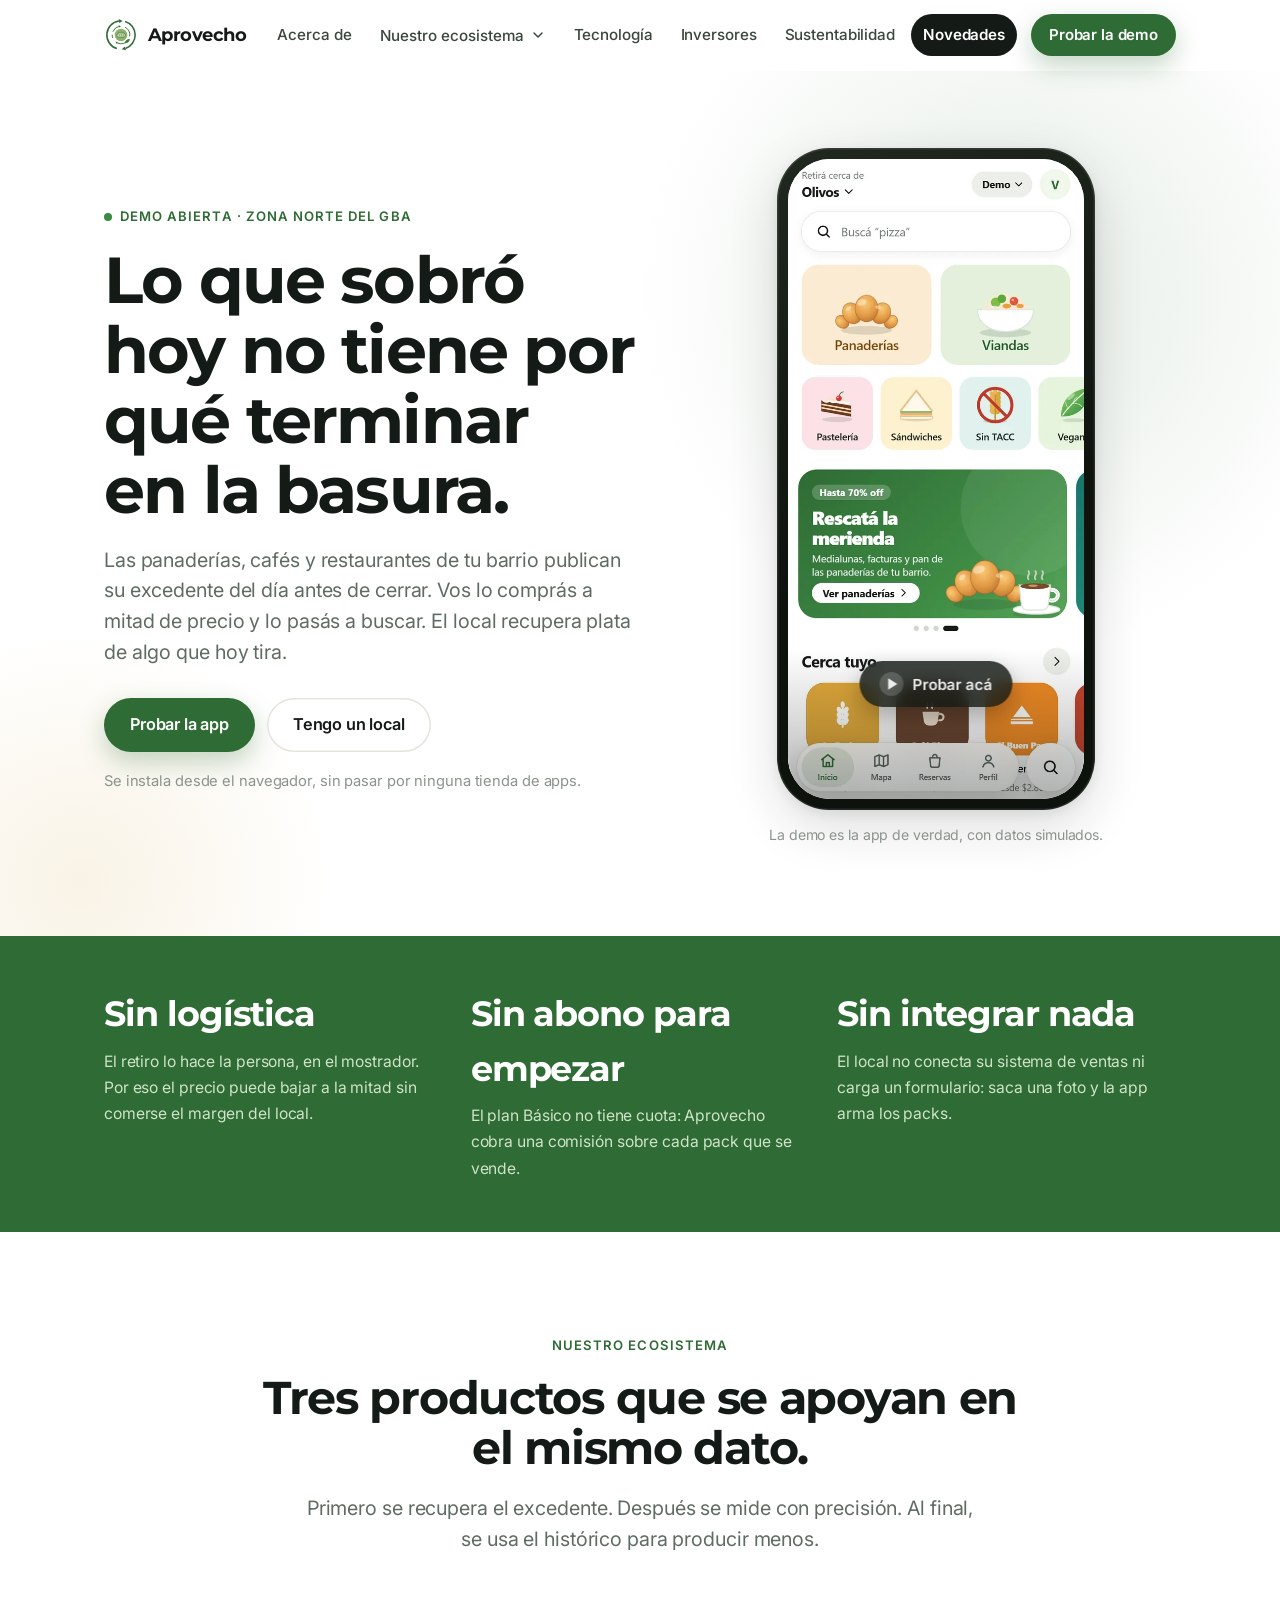
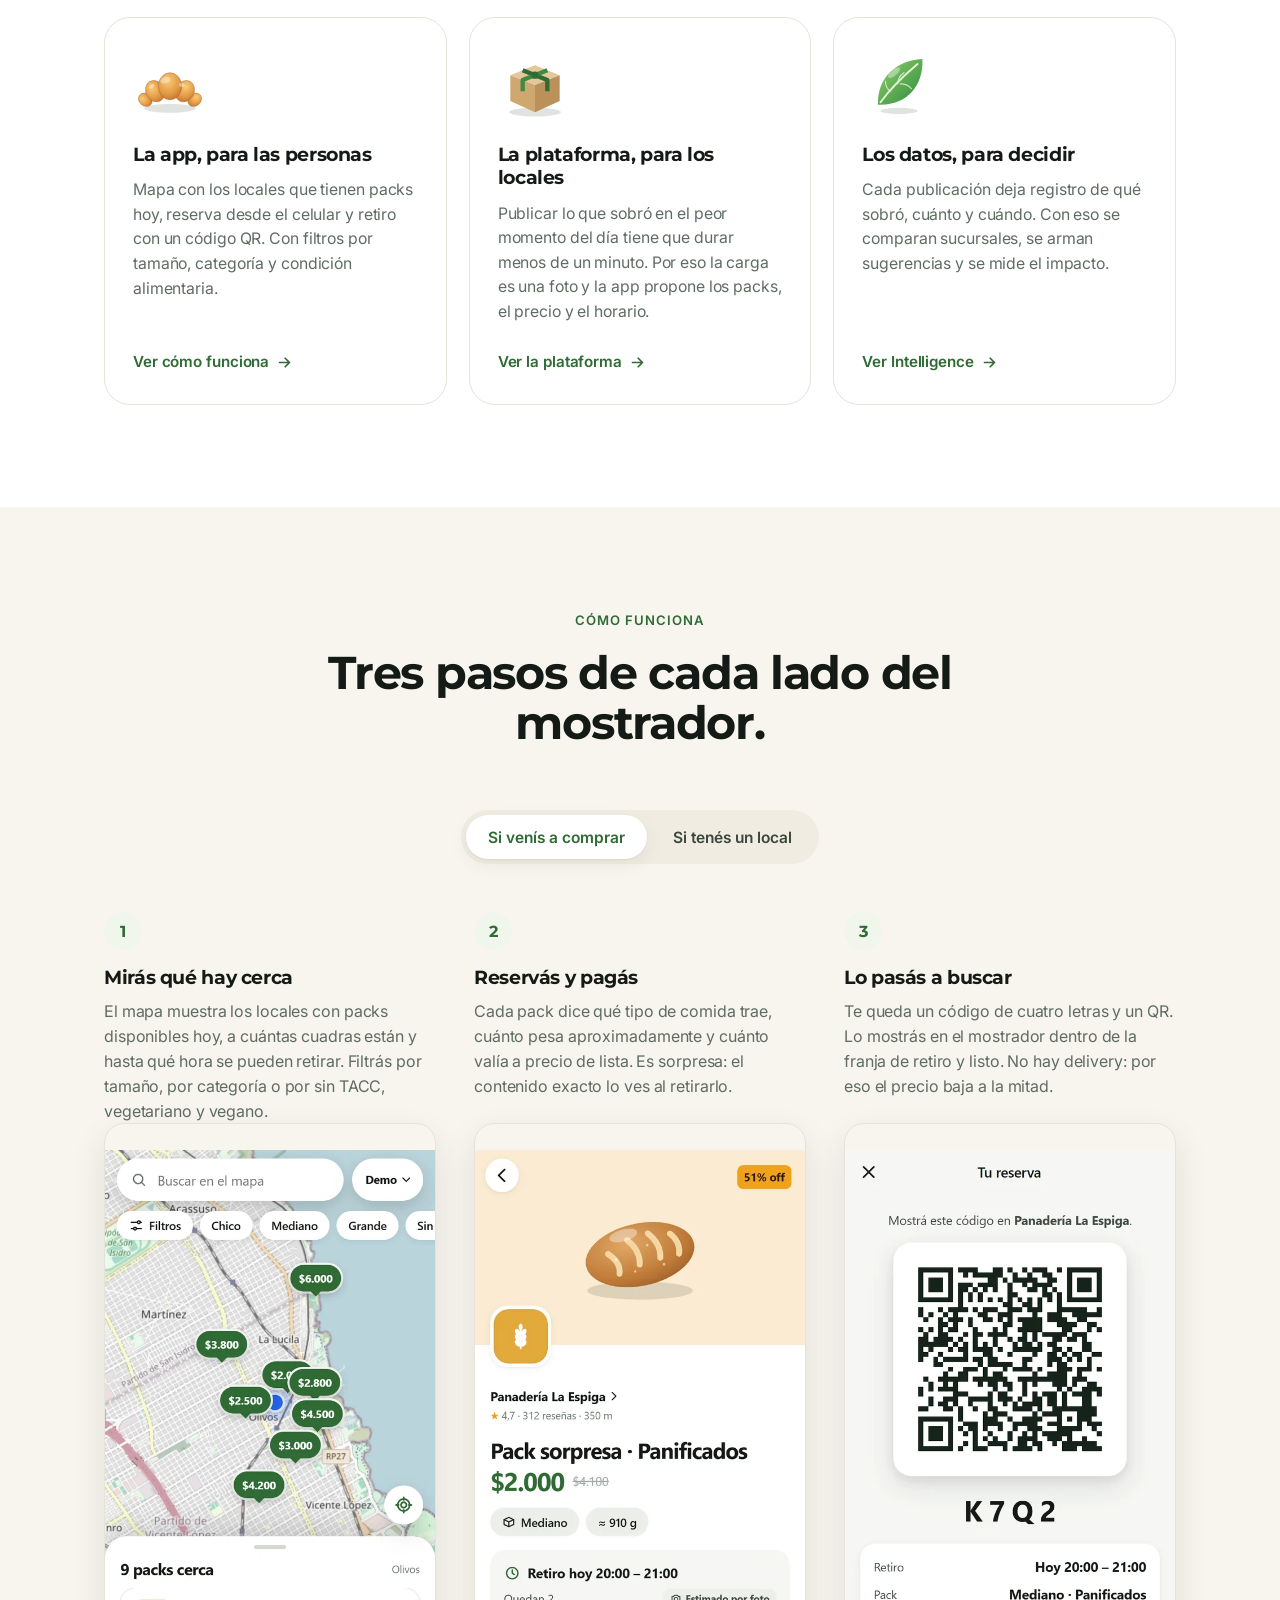
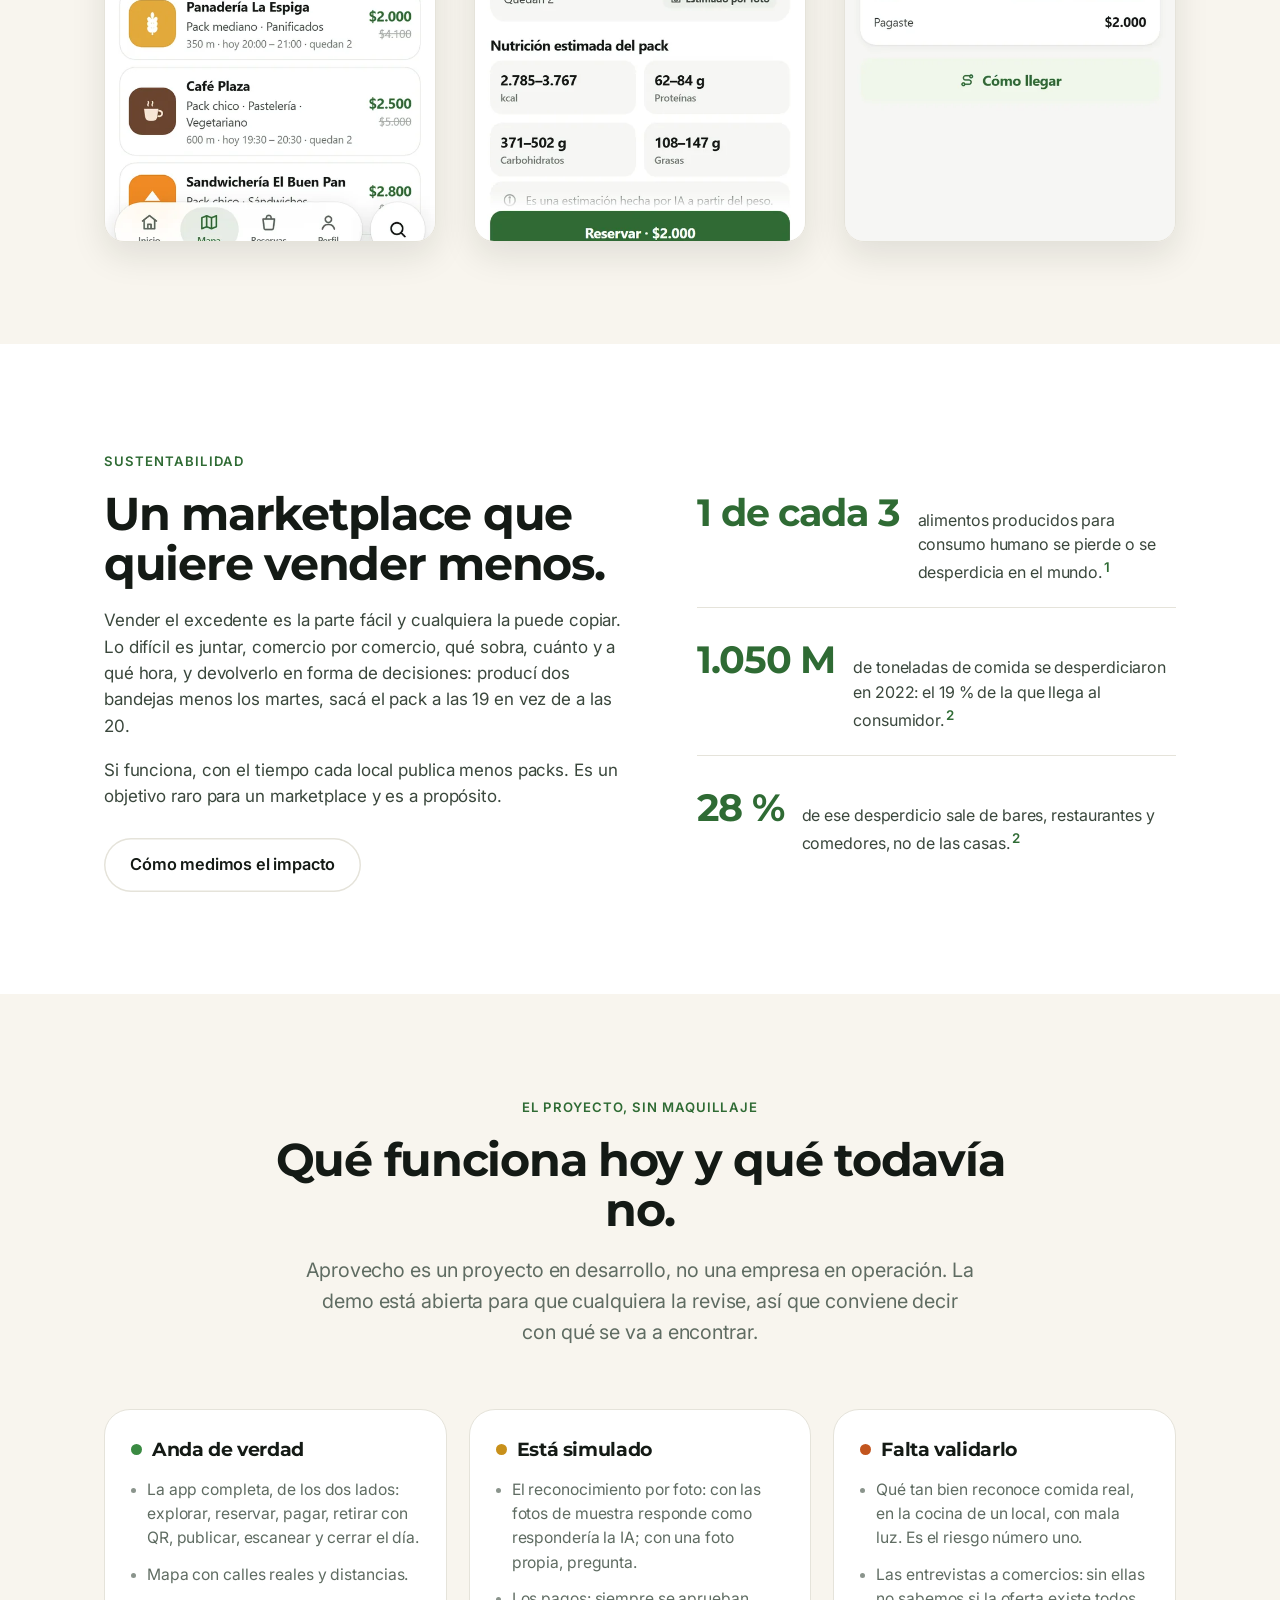
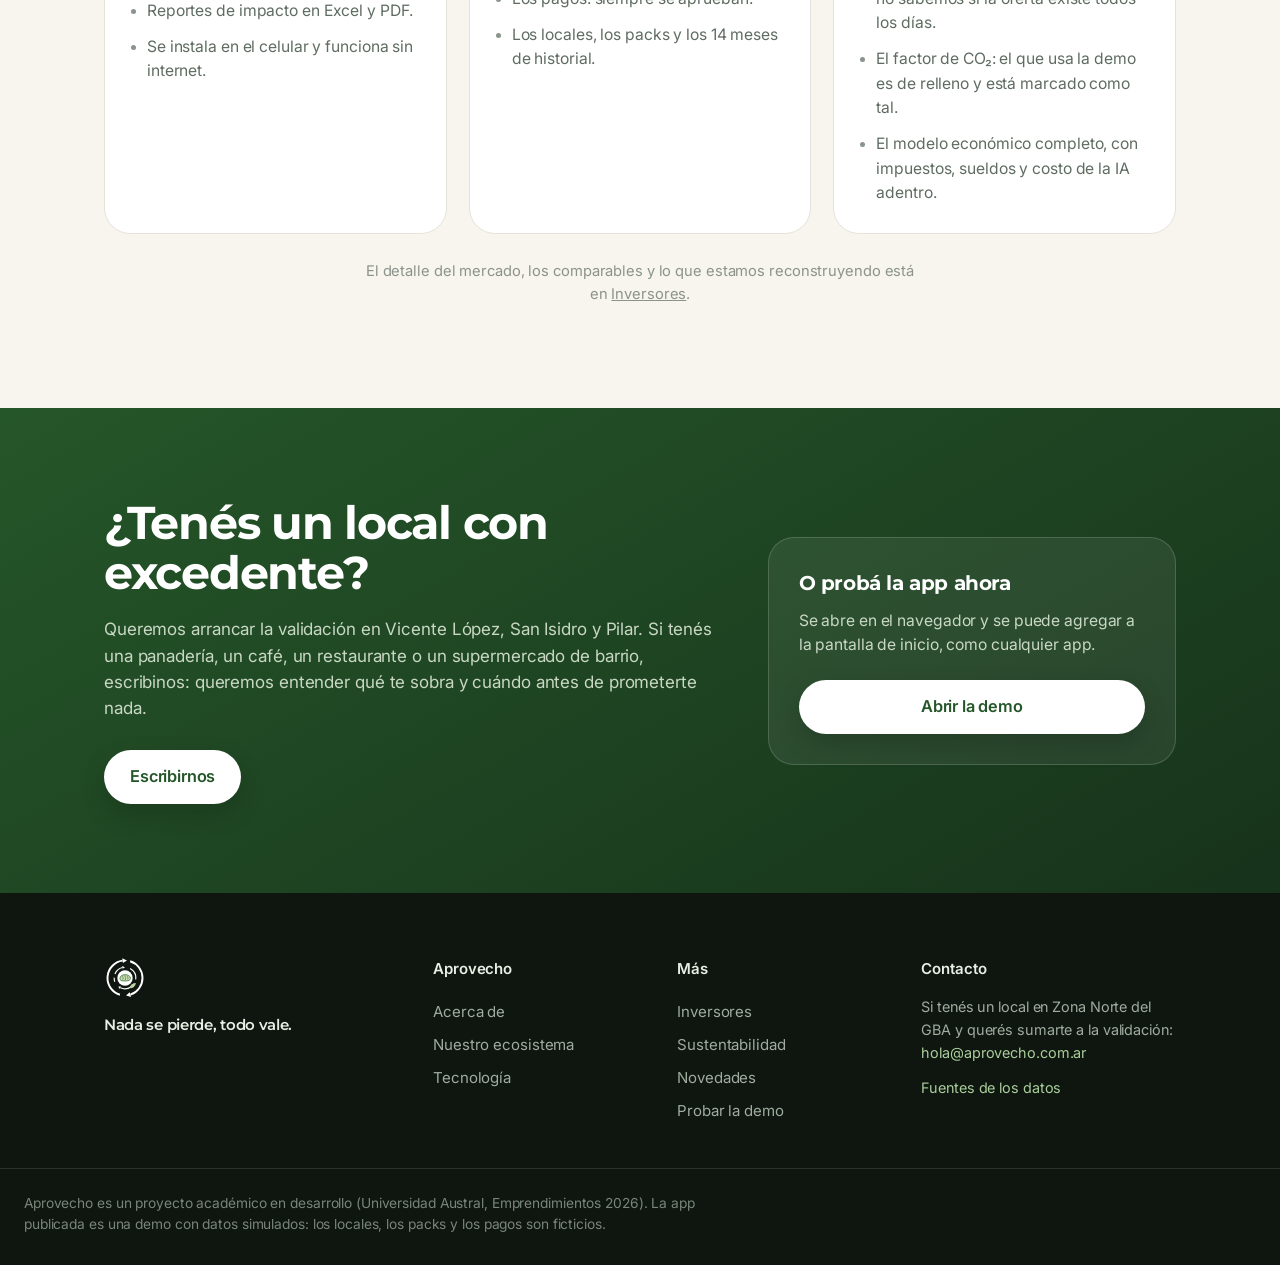
<file: index.html>
<!doctype html>
<html lang="es-AR">
<head>
<meta charset="utf-8">
<meta name="viewport" content="width=device-width, initial-scale=1">
<title>Aprovecho · Nada se pierde, todo vale</title>
<meta name="description" content="Los locales de tu barrio publican lo que les sobró al cierre. Vos lo comprás a mitad de precio y lo pasás a buscar. Sacando una foto, la IA arma los packs.">
<meta name="theme-color" content="#2F6B34">
<meta name="color-scheme" content="light">
<link rel="icon" href="icons/favicon.svg" type="image/svg+xml">
<link rel="icon" href="icons/favicon-32.png" sizes="32x32" type="image/png">
<link rel="apple-touch-icon" href="icons/apple-touch-icon.png">
<meta property="og:type" content="website">
<meta property="og:site_name" content="Aprovecho">
<meta property="og:locale" content="es_AR">
<meta property="og:title" content="Aprovecho · Nada se pierde, todo vale">
<meta property="og:description" content="Los locales de tu barrio publican lo que les sobró al cierre. Vos lo comprás a mitad de precio y lo pasás a buscar. Sacando una foto, la IA arma los packs.">
<meta property="og:url" content="https://ochomnalez.github.io/aprovecho-web/">
<meta property="og:image" content="https://ochomnalez.github.io/aprovecho-web/img/og.png">
<meta property="og:image:width" content="1200">
<meta property="og:image:height" content="630">
<meta name="twitter:card" content="summary_large_image">
<link rel="canonical" href="https://ochomnalez.github.io/aprovecho-web/">
<link rel="preconnect" href="https://fonts.googleapis.com">
<link rel="preconnect" href="https://fonts.gstatic.com" crossorigin>
<link href="https://fonts.googleapis.com/css2?family=Inter:wght@400;500;600&family=Montserrat:wght@600;700&display=swap" rel="stylesheet">
<link rel="stylesheet" href="css/web.css">
</head>
<body>
<a class="saltar" href="#contenido">Saltar al contenido</a>

<header class="cabecera" id="cabecera">
  <div class="contenedor cabecera-fila">
    <a class="marca" href="index.html" aria-label="Aprovecho, inicio">
      <img src="img/aprovecho-isotipo.svg" alt="" width="34" height="34">
      <span>Aprovecho</span>
    </a>
    <nav class="menu" id="menu" aria-label="Principal">
      <a href="acerca.html">Acerca de</a>
      <div class="menu-desp" id="desp-eco">
        <button class="menu-btn" type="button" aria-expanded="false" aria-controls="lista-eco">Nuestro ecosistema <svg viewBox="0 0 24 24" width="16" height="16" fill="none" stroke="currentColor" stroke-width="2.2" stroke-linecap="round" stroke-linejoin="round" aria-hidden="true"><path d="m6 9 6 6 6-6"/></svg></button>
        <div class="desp" id="lista-eco">
          <a href="ecosistema.html#personas"><b>Para las personas</b><span>La app: mapa, reserva y retiro con QR</span></a>
          <a href="ecosistema.html#locales"><b>Para los locales</b><span>Publicar el excedente con una foto</span></a>
          <a href="ecosistema.html#estacion"><b>Estación de cocina</b><span>Balanza y cámara que miden la merma</span></a>
          <a href="ecosistema.html#intelligence"><b>Intelligence</b><span>Sugerencias y comparación entre sucursales</span></a>
          <a href="ecosistema.html#reportes"><b>Reportes de impacto</b><span>Excel y PDF con su metodología</span></a>
          <a href="ecosistema.html#planes"><b>Planes</b><span>Básico, Smart e Intelligence</span></a>
        </div>
      </div>
      <a href="tecnologia.html">Tecnología</a>
      <a href="inversores.html">Inversores</a>
      <a href="sustentabilidad.html">Sustentabilidad</a>
      <a href="novedades.html" class="pastilla">Novedades</a>
    </nav>
    <a class="btn btn-verde btn-chico" href="https://ochomnalez.github.io/aprovecho-app/" target="_blank" rel="noopener">Probar la demo</a>
    <button class="hamburguesa" id="hamburguesa" type="button" aria-expanded="false" aria-controls="menu" aria-label="Abrir el menú"><span></span></button>
  </div>
</header>

<main id="contenido">

  <section class="portada">
    <div class="contenedor portada-grilla">
      <div class="portada-texto">
        <p class="ojo"><span class="punto-vivo" aria-hidden="true"></span> Demo abierta · Zona Norte del GBA</p>
        <h1>Lo que sobró hoy no tiene por qué terminar en la basura.</h1>
        <p class="bajada">Las panaderías, cafés y restaurantes de tu barrio publican su excedente del día antes de cerrar. Vos lo comprás a mitad de precio y lo pasás a buscar. El local recupera plata de algo que hoy tira.</p>
        <div class="botones">
          <a class="btn btn-verde" href="https://ochomnalez.github.io/aprovecho-app/" target="_blank" rel="noopener">Probar la app</a>
          <a class="btn btn-linea" href="ecosistema.html#locales">Tengo un local</a>
        </div>
        <p class="pie-nota">Se instala desde el navegador, sin pasar por ninguna tienda de apps.</p>
      </div>

      <div class="portada-demo">
        <div class="telefono" id="telefono">
          <div class="telefono-pantalla">
            <img src="img/app/inicio.webp" alt="Pantalla de inicio de la app: categorías, promociones y locales cerca de Olivos" width="585" height="1266" fetchpriority="high">
            <button class="jugar" id="probar-aca" type="button">
              <span class="jugar-icono" aria-hidden="true">
                <svg viewBox="0 0 24 24" width="20" height="20" fill="none" aria-hidden="true"><path d="M8 5v14l11-7z" fill="currentColor"/></svg>
              </span>
              Probar acá
            </button>
          </div>
        </div>
        <p class="telefono-nota" id="telefono-nota">La demo es la app de verdad, con datos simulados.</p>
      </div>
    </div>
  </section>

  <section class="franja">
    <div class="contenedor">
      <div><b>Sin logística</b><span>El retiro lo hace la persona, en el mostrador. Por eso el precio puede bajar a la mitad sin comerse el margen del local.</span></div>
      <div><b>Sin abono para empezar</b><span>El plan Básico no tiene cuota: Aprovecho cobra una comisión sobre cada pack que se vende.</span></div>
      <div><b>Sin integrar nada</b><span>El local no conecta su sistema de ventas ni carga un formulario: saca una foto y la app arma los packs.</span></div>
    </div>
  </section>

  <section class="seccion">
    <div class="contenedor">
      <div class="encabezado-seccion">
        <p class="ojo">Nuestro ecosistema</p>
        <h2>Tres productos que se apoyan en el mismo dato.</h2>
        <p class="bajada centrada">Primero se recupera el excedente. Después se mide con precisión. Al final, se usa el histórico para producir menos.</p>
      </div>
      <div class="grilla tres">
        <a class="tarjeta enlazada" href="ecosistema.html#personas">
          <span data-ilus="medialuna" data-tam="74"></span>
          <h3>La app, para las personas</h3>
          <p>Mapa con los locales que tienen packs hoy, reserva desde el celular y retiro con un código QR. Con filtros por tamaño, categoría y condición alimentaria.</p>
          <span class="flecha">Ver cómo funciona <svg viewBox="0 0 24 24" width="17" height="17" fill="none" stroke="currentColor" stroke-width="2.4" stroke-linecap="round" stroke-linejoin="round" aria-hidden="true"><path d="M5 12h14M13 6l6 6-6 6"/></svg></span>
        </a>
        <a class="tarjeta enlazada" href="ecosistema.html#locales">
          <span data-ilus="caja" data-tam="74"></span>
          <h3>La plataforma, para los locales</h3>
          <p>Publicar lo que sobró en el peor momento del día tiene que durar menos de un minuto. Por eso la carga es una foto y la app propone los packs, el precio y el horario.</p>
          <span class="flecha">Ver la plataforma <svg viewBox="0 0 24 24" width="17" height="17" fill="none" stroke="currentColor" stroke-width="2.4" stroke-linecap="round" stroke-linejoin="round" aria-hidden="true"><path d="M5 12h14M13 6l6 6-6 6"/></svg></span>
        </a>
        <a class="tarjeta enlazada" href="ecosistema.html#intelligence">
          <span data-ilus="hoja" data-tam="74"></span>
          <h3>Los datos, para decidir</h3>
          <p>Cada publicación deja registro de qué sobró, cuánto y cuándo. Con eso se comparan sucursales, se arman sugerencias y se mide el impacto.</p>
          <span class="flecha">Ver Intelligence <svg viewBox="0 0 24 24" width="17" height="17" fill="none" stroke="currentColor" stroke-width="2.4" stroke-linecap="round" stroke-linejoin="round" aria-hidden="true"><path d="M5 12h14M13 6l6 6-6 6"/></svg></span>
        </a>
      </div>
    </div>
  </section>

  <section class="seccion crema" id="como-funciona">
    <div class="contenedor">
      <div class="encabezado-seccion">
        <p class="ojo">Cómo funciona</p>
        <h2>Tres pasos de cada lado del mostrador.</h2>
      </div>

      <div class="selector" role="tablist" aria-label="Elegí de qué lado mirar">
        <button class="selector-btn activo" role="tab" id="tab-persona" aria-selected="true" aria-controls="panel-persona" type="button">Si venís a comprar</button>
        <button class="selector-btn" role="tab" id="tab-local" aria-selected="false" aria-controls="panel-local" type="button">Si tenés un local</button>
      </div>

      <div class="pasos" id="panel-persona" role="tabpanel" aria-labelledby="tab-persona">
        <article class="paso">
          <span class="paso-n">1</span>
          <h3>Mirás qué hay cerca</h3>
          <p>El mapa muestra los locales con packs disponibles hoy, a cuántas cuadras están y hasta qué hora se pueden retirar. Filtrás por tamaño, por categoría o por sin TACC, vegetariano y vegano.</p>
          <img loading="lazy" src="img/app/mapa.webp" alt="Mapa con los precios de los packs disponibles alrededor de Olivos" width="585" height="1266">
        </article>
        <article class="paso">
          <span class="paso-n">2</span>
          <h3>Reservás y pagás</h3>
          <p>Cada pack dice qué tipo de comida trae, cuánto pesa aproximadamente y cuánto valía a precio de lista. Es sorpresa: el contenido exacto lo ves al retirarlo.</p>
          <img loading="lazy" src="img/app/pack.webp" alt="Detalle de un pack sorpresa de panificados a $2.000, con su estimación nutricional" width="585" height="1266">
        </article>
        <article class="paso">
          <span class="paso-n">3</span>
          <h3>Lo pasás a buscar</h3>
          <p>Te queda un código de cuatro letras y un QR. Lo mostrás en el mostrador dentro de la franja de retiro y listo. No hay delivery: por eso el precio baja a la mitad.</p>
          <img loading="lazy" src="img/app/reserva.webp" alt="Pantalla con el código QR de retiro y el código K7Q2" width="585" height="1266">
        </article>
      </div>

      <div class="pasos oculto" id="panel-local" role="tabpanel" aria-labelledby="tab-local" hidden>
        <article class="paso">
          <span class="paso-n">1</span>
          <h3>Sacás una foto</h3>
          <p>Ponés sobre el mostrador lo que te sobró y le sacás una foto desde el celular del local. No hay formulario, ni lista de productos, ni integración con tu sistema de ventas.</p>
          <img loading="lazy" src="img/app/camara.webp" alt="Pantalla para sacarle una foto al excedente, con fotos de muestra" width="585" height="1266">
        </article>
        <article class="paso">
          <span class="paso-n">2</span>
          <h3>La app arma los packs</h3>
          <p>Reconoce qué es, estima cuánto hay y propone packs con precio y horario de retiro. Vos corregís lo que haga falta y publicás, en el peor momento del día.</p>
          <img loading="lazy" src="img/app/hoy.webp" alt="Pantalla Hoy del local, con la cuenta regresiva hasta el límite de publicación" width="585" height="1266">
        </article>
        <article class="paso">
          <span class="paso-n">3</span>
          <h3>Validás el retiro</h3>
          <p>Escaneás el QR del cliente o escribís su código. Al cierre, lo que no se retiró queda registrado igual: esa también es información sobre tu día.</p>
          <img loading="lazy" src="img/app/retiros.webp" alt="Pantalla de retiros del local, con el cliente pendiente y su código" width="585" height="1266">
        </article>
      </div>
    </div>
  </section>

  <section class="seccion">
    <div class="contenedor dos-columnas alineado">
      <div>
        <p class="ojo">Sustentabilidad</p>
        <h2>Un marketplace que quiere vender menos.</h2>
        <p class="parrafo">Vender el excedente es la parte fácil y cualquiera la puede copiar. Lo difícil es juntar, comercio por comercio, qué sobra, cuánto y a qué hora, y devolverlo en forma de decisiones: producí dos bandejas menos los martes, sacá el pack a las 19 en vez de a las 20.</p>
        <p class="parrafo">Si funciona, con el tiempo cada local publica menos packs. Es un objetivo raro para un marketplace y es a propósito.</p>
        <a class="btn btn-linea" href="sustentabilidad.html" style="margin-top:28px">Cómo medimos el impacto</a>
      </div>
      <ul class="datos">
        <li>
          <b>1 de cada 3</b>
          <span>alimentos producidos para consumo humano se pierde o se desperdicia en el mundo.<a class="nota-ref" href="sustentabilidad.html#fuentes" aria-label="Ver fuente 1"><sup>1</sup></a></span>
        </li>
        <li>
          <b>1.050 M</b>
          <span>de toneladas de comida se desperdiciaron en 2022: el 19 % de la que llega al consumidor.<a class="nota-ref" href="sustentabilidad.html#fuentes" aria-label="Ver fuente 2"><sup>2</sup></a></span>
        </li>
        <li>
          <b>28 %</b>
          <span>de ese desperdicio sale de bares, restaurantes y comedores, no de las casas.<a class="nota-ref" href="sustentabilidad.html#fuentes" aria-label="Ver fuente 2"><sup>2</sup></a></span>
        </li>
      </ul>
    </div>
  </section>

  <section class="seccion crema" id="estado">
    <div class="contenedor">
      <div class="encabezado-seccion">
        <p class="ojo">El proyecto, sin maquillaje</p>
        <h2>Qué funciona hoy y qué todavía no.</h2>
        <p class="bajada centrada">Aprovecho es un proyecto en desarrollo, no una empresa en operación. La demo está abierta para que cualquiera la revise, así que conviene decir con qué se va a encontrar.</p>
      </div>

      <div class="estado">
        <article class="estado-col bueno">
          <h3>Anda de verdad</h3>
          <ul>
            <li>La app completa, de los dos lados: explorar, reservar, pagar, retirar con QR, publicar, escanear y cerrar el día.</li>
            <li>Mapa con calles reales y distancias.</li>
            <li>Reportes de impacto en Excel y PDF.</li>
            <li>Se instala en el celular y funciona sin internet.</li>
          </ul>
        </article>
        <article class="estado-col medio">
          <h3>Está simulado</h3>
          <ul>
            <li>El reconocimiento por foto: con las fotos de muestra responde como respondería la IA; con una foto propia, pregunta.</li>
            <li>Los pagos: siempre se aprueban.</li>
            <li>Los locales, los packs y los 14 meses de historial.</li>
          </ul>
        </article>
        <article class="estado-col falta">
          <h3>Falta validarlo</h3>
          <ul>
            <li>Qué tan bien reconoce comida real, en la cocina de un local, con mala luz. Es el riesgo número uno.</li>
            <li>Las entrevistas a comercios: sin ellas no sabemos si la oferta existe todos los días.</li>
            <li>El factor de CO₂: el que usa la demo es de relleno y está marcado como tal.</li>
            <li>El modelo económico completo, con impuestos, sueldos y costo de la IA adentro.</li>
          </ul>
        </article>
      </div>
      <p class="pie-nota centrada">El detalle del mercado, los comparables y lo que estamos reconstruyendo está en <a href="inversores.html">Inversores</a>.</p>
    </div>
  </section>

  <section class="cierre" id="contacto">
    <div class="contenedor cierre-grilla">
      <div>
        <h2>¿Tenés un local con excedente?</h2>
        <p class="parrafo">Queremos arrancar la validación en Vicente López, San Isidro y Pilar. Si tenés una panadería, un café, un restaurante o un supermercado de barrio, escribinos: queremos entender qué te sobra y cuándo antes de prometerte nada.</p>
        <a class="btn btn-blanco" href="mailto:hola@aprovecho.com.ar?subject=Quiero%20sumar%20mi%20local%20a%20Aprovecho">Escribirnos</a>
      </div>
      <div class="cierre-app">
        <p class="cierre-eti">O probá la app ahora</p>
        <p class="parrafo chico">Se abre en el navegador y se puede agregar a la pantalla de inicio, como cualquier app.</p>
        <a class="btn btn-blanco" href="https://ochomnalez.github.io/aprovecho-app/" target="_blank" rel="noopener">Abrir la demo</a>
      </div>
    </div>
  </section>

</main>

<footer class="pie">
  <div class="contenedor pie-grilla">
    <div class="pie-col">
      <img class="pie-logo" src="img/aprovecho-isotipo-blanco.svg" alt="Aprovecho" width="44" height="44">
      <p class="pie-lema">Nada se pierde, todo vale.</p>
    </div>
    <div class="pie-col">
      <p class="pie-eti">Aprovecho</p>
      <a href="acerca.html">Acerca de</a>
      <a href="ecosistema.html">Nuestro ecosistema</a>
      <a href="tecnologia.html">Tecnología</a>
    </div>
    <div class="pie-col">
      <p class="pie-eti">Más</p>
      <a href="inversores.html">Inversores</a>
      <a href="sustentabilidad.html">Sustentabilidad</a>
      <a href="novedades.html">Novedades</a>
      <a href="https://ochomnalez.github.io/aprovecho-app/" target="_blank" rel="noopener">Probar la demo</a>
    </div>
    <div class="pie-col">
      <p class="pie-eti">Contacto</p>
      <p class="pie-contacto">
        Si tenés un local en Zona Norte del GBA y querés sumarte a la validación:<br>
        <a href="mailto:hola@aprovecho.com.ar?subject=Quiero%20sumar%20mi%20local%20a%20Aprovecho">hola@aprovecho.com.ar</a>
      </p>
      <p class="pie-contacto" style="margin-top:12px"><a href="sustentabilidad.html#fuentes">Fuentes de los datos</a></p>
    </div>
  </div>
  <div class="contenedor pie-legal">
    <p>Aprovecho es un proyecto académico en desarrollo (Universidad Austral, Emprendimientos 2026). La app publicada es una demo con datos simulados: los locales, los packs y los pagos son ficticios.</p>
  </div>
</footer>

<script type="module" src="js/web.js"></script>
</body>
</html>
</file>
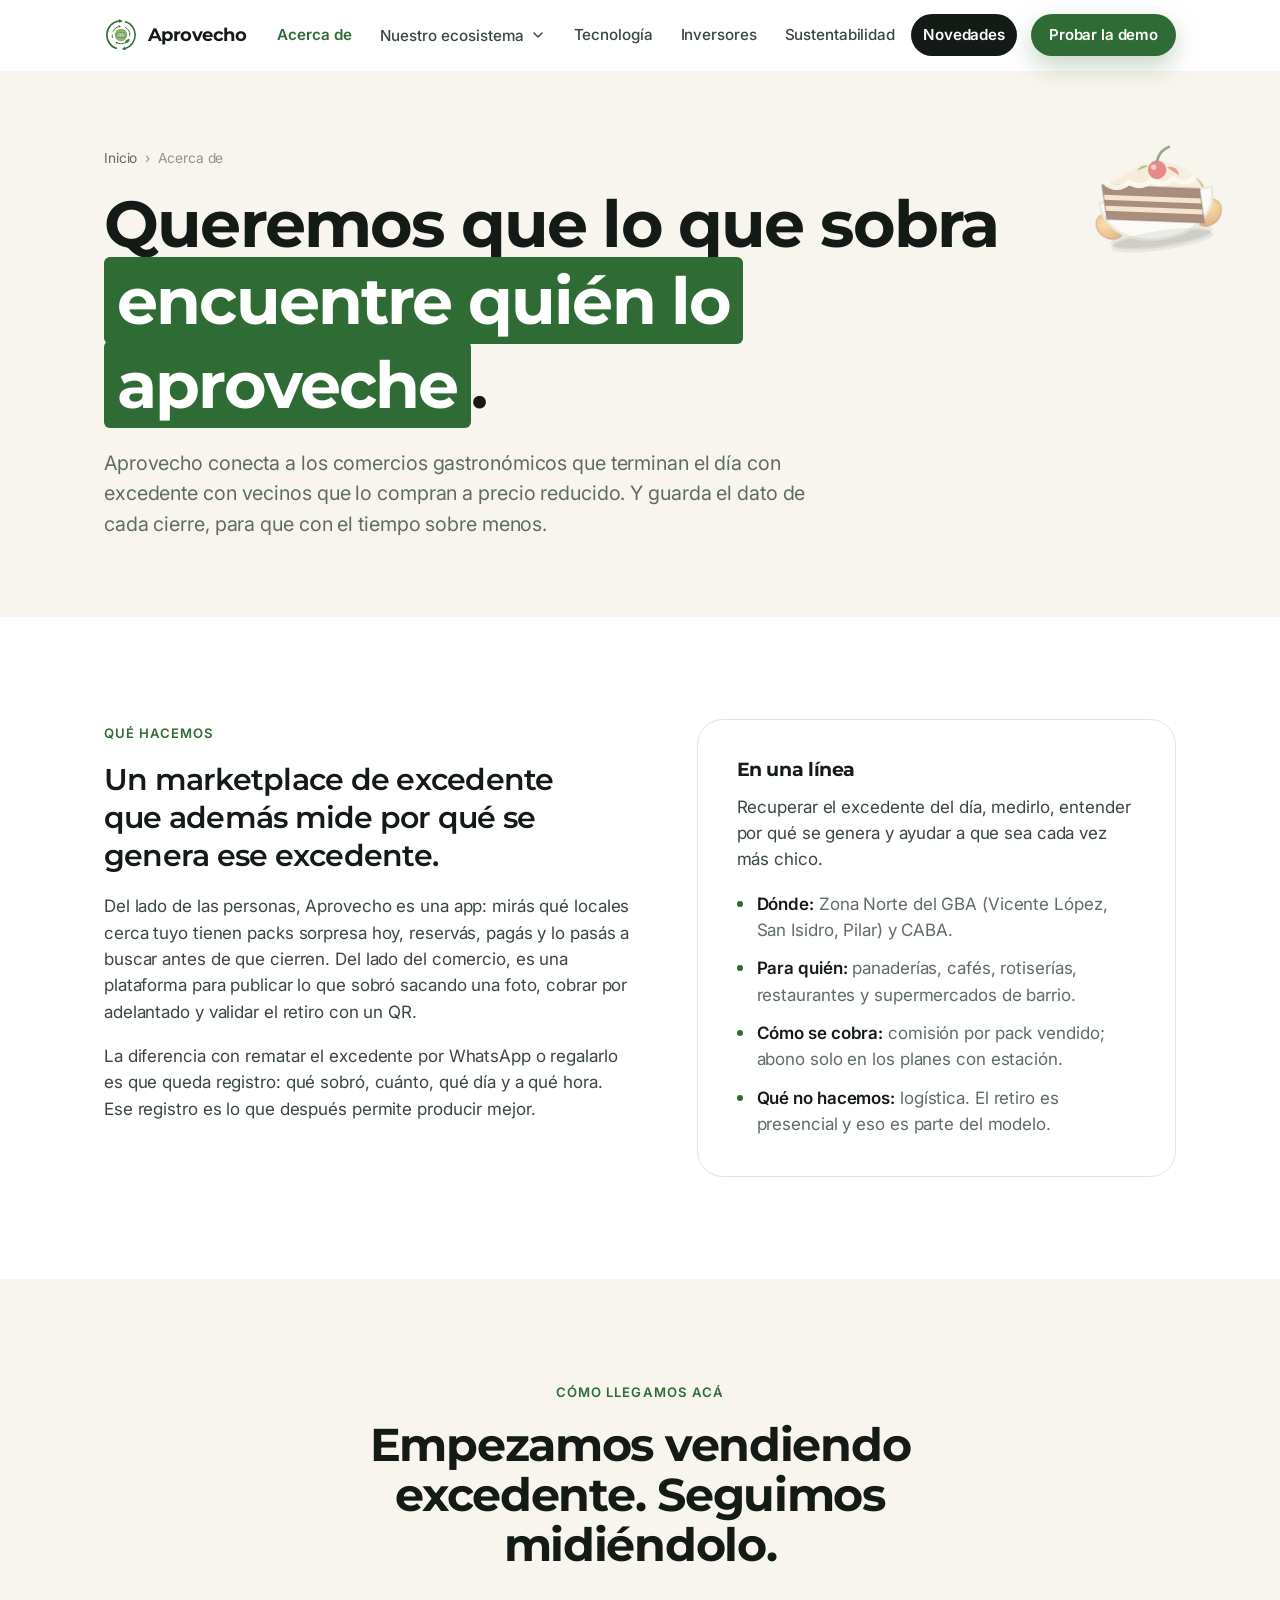
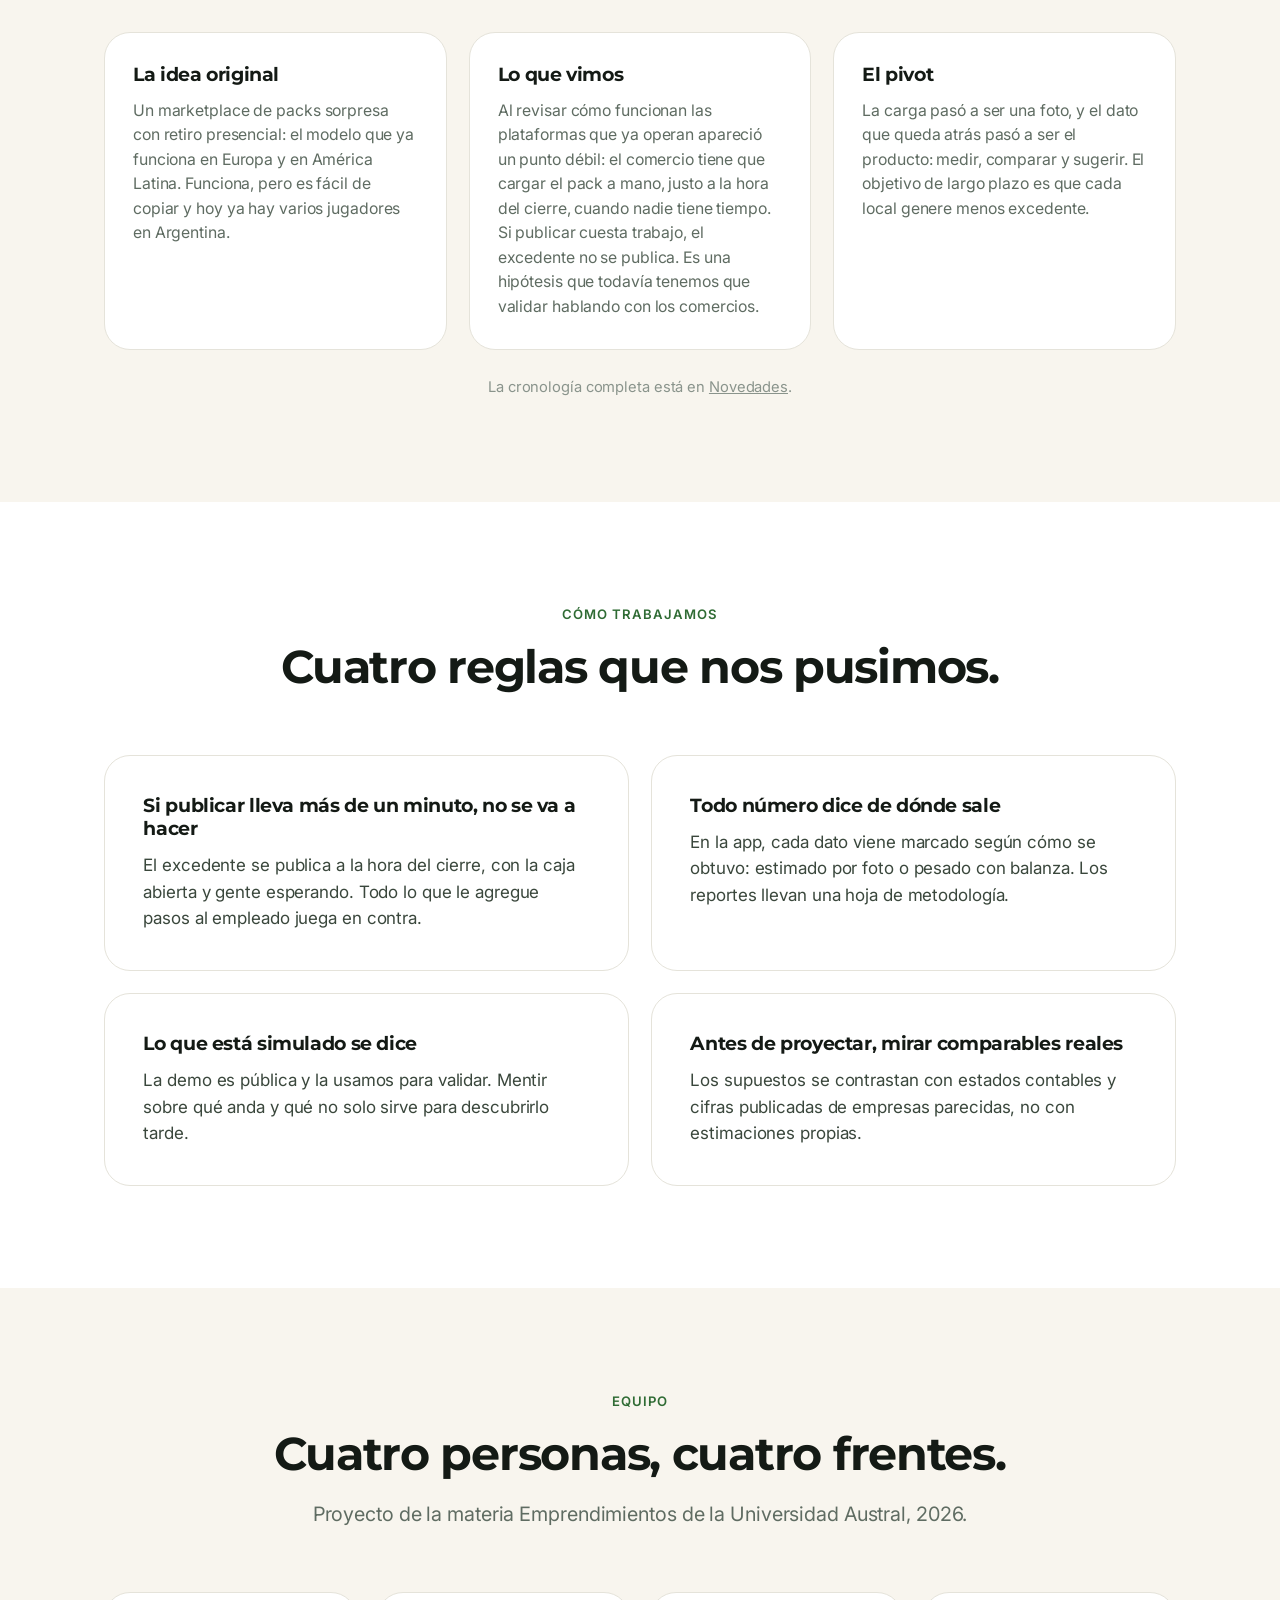
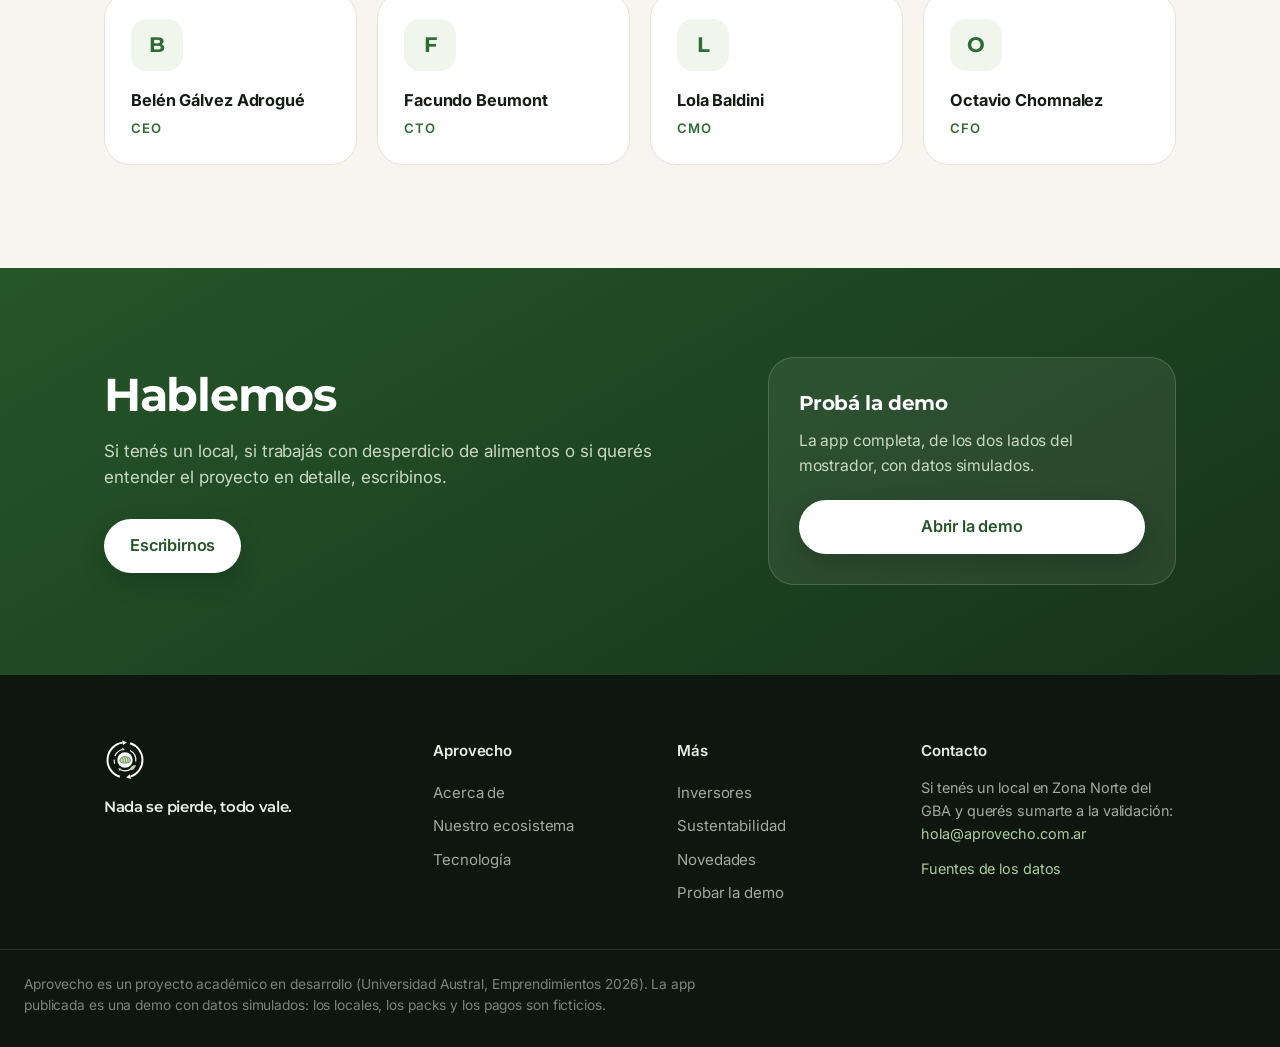
<file: acerca.html>
<!doctype html>
<html lang="es-AR">
<head>
<meta charset="utf-8">
<meta name="viewport" content="width=device-width, initial-scale=1">
<title>Acerca de · Aprovecho</title>
<meta name="description" content="Qué es Aprovecho, cómo llegamos al producto actual, cómo trabajamos y quiénes somos.">
<meta name="theme-color" content="#2F6B34">
<meta name="color-scheme" content="light">
<link rel="icon" href="icons/favicon.svg" type="image/svg+xml">
<link rel="icon" href="icons/favicon-32.png" sizes="32x32" type="image/png">
<link rel="apple-touch-icon" href="icons/apple-touch-icon.png">
<meta property="og:type" content="website">
<meta property="og:site_name" content="Aprovecho">
<meta property="og:locale" content="es_AR">
<meta property="og:title" content="Acerca de · Aprovecho">
<meta property="og:description" content="Qué es Aprovecho, cómo llegamos al producto actual, cómo trabajamos y quiénes somos.">
<meta property="og:url" content="https://ochomnalez.github.io/aprovecho-web/acerca.html">
<meta property="og:image" content="https://ochomnalez.github.io/aprovecho-web/img/og.png">
<meta property="og:image:width" content="1200">
<meta property="og:image:height" content="630">
<meta name="twitter:card" content="summary_large_image">
<link rel="canonical" href="https://ochomnalez.github.io/aprovecho-web/acerca.html">
<link rel="preconnect" href="https://fonts.googleapis.com">
<link rel="preconnect" href="https://fonts.gstatic.com" crossorigin>
<link href="https://fonts.googleapis.com/css2?family=Inter:wght@400;500;600&family=Montserrat:wght@600;700&display=swap" rel="stylesheet">
<link rel="stylesheet" href="css/web.css">
</head>
<body>
<a class="saltar" href="#contenido">Saltar al contenido</a>

<header class="cabecera" id="cabecera">
  <div class="contenedor cabecera-fila">
    <a class="marca" href="index.html" aria-label="Aprovecho, inicio">
      <img src="img/aprovecho-isotipo.svg" alt="" width="34" height="34">
      <span>Aprovecho</span>
    </a>
    <nav class="menu" id="menu" aria-label="Principal">
      <a href="acerca.html" class="actual">Acerca de</a>
      <div class="menu-desp" id="desp-eco">
        <button class="menu-btn" type="button" aria-expanded="false" aria-controls="lista-eco">Nuestro ecosistema <svg viewBox="0 0 24 24" width="16" height="16" fill="none" stroke="currentColor" stroke-width="2.2" stroke-linecap="round" stroke-linejoin="round" aria-hidden="true"><path d="m6 9 6 6 6-6"/></svg></button>
        <div class="desp" id="lista-eco">
          <a href="ecosistema.html#personas"><b>Para las personas</b><span>La app: mapa, reserva y retiro con QR</span></a>
          <a href="ecosistema.html#locales"><b>Para los locales</b><span>Publicar el excedente con una foto</span></a>
          <a href="ecosistema.html#estacion"><b>Estación de cocina</b><span>Balanza y cámara que miden la merma</span></a>
          <a href="ecosistema.html#intelligence"><b>Intelligence</b><span>Sugerencias y comparación entre sucursales</span></a>
          <a href="ecosistema.html#reportes"><b>Reportes de impacto</b><span>Excel y PDF con su metodología</span></a>
          <a href="ecosistema.html#planes"><b>Planes</b><span>Básico, Smart e Intelligence</span></a>
        </div>
      </div>
      <a href="tecnologia.html">Tecnología</a>
      <a href="inversores.html">Inversores</a>
      <a href="sustentabilidad.html">Sustentabilidad</a>
      <a href="novedades.html" class="pastilla">Novedades</a>
    </nav>
    <a class="btn btn-verde btn-chico" href="https://ochomnalez.github.io/aprovecho-app/" target="_blank" rel="noopener">Probar la demo</a>
    <button class="hamburguesa" id="hamburguesa" type="button" aria-expanded="false" aria-controls="menu" aria-label="Abrir el menú"><span></span></button>
  </div>
</header>

<main id="contenido">

  <section class="portada-seccion">
    <div class="deco-ilus" aria-hidden="true"><span data-ilus="medialuna" data-tam="150"></span><span data-ilus="vianda" data-tam="150"></span><span data-ilus="torta" data-tam="150"></span></div>
    <div class="contenedor">
      <p class="ruta-migas"><a href="index.html">Inicio</a> <span aria-hidden="true">›</span> Acerca de</p>
      <h1>Queremos que lo que sobra <span class="titulo-caja">encuentre quién lo aproveche</span>.</h1>
      <p class="bajada">Aprovecho conecta a los comercios gastronómicos que terminan el día con excedente con vecinos que lo compran a precio reducido. Y guarda el dato de cada cierre, para que con el tiempo sobre menos.</p>
    </div>
  </section>
  <section class="seccion">
    <div class="contenedor dos-columnas">
      <div>
        <p class="ojo">Qué hacemos</p>
        <p class="destacado-cita">Un marketplace de excedente que además mide por qué se genera ese excedente.</p>
        <p class="parrafo">Del lado de las personas, Aprovecho es una app: mirás qué locales cerca tuyo tienen packs sorpresa hoy, reservás, pagás y lo pasás a buscar antes de que cierren. Del lado del comercio, es una plataforma para publicar lo que sobró sacando una foto, cobrar por adelantado y validar el retiro con un QR.</p>
        <p class="parrafo">La diferencia con rematar el excedente por WhatsApp o regalarlo es que queda registro: qué sobró, cuánto, qué día y a qué hora. Ese registro es lo que después permite producir mejor.</p>
      </div>
      <div class="bloque">
        <h3>En una línea</h3>
        <p class="parrafo" style="margin-top:0">Recuperar el excedente del día, medirlo, entender por qué se genera y ayudar a que sea cada vez más chico.</p>
        <ul class="lista-puntos">
          <li><b>Dónde:</b> Zona Norte del GBA (Vicente López, San Isidro, Pilar) y CABA.</li>
          <li><b>Para quién:</b> panaderías, cafés, rotiserías, restaurantes y supermercados de barrio.</li>
          <li><b>Cómo se cobra:</b> comisión por pack vendido; abono solo en los planes con estación.</li>
          <li><b>Qué no hacemos:</b> logística. El retiro es presencial y eso es parte del modelo.</li>
        </ul>
      </div>
    </div>
  </section>

  <section class="seccion crema">
    <div class="contenedor">
      <div class="encabezado-seccion">
        <p class="ojo">Cómo llegamos acá</p>
        <h2>Empezamos vendiendo excedente. Seguimos midiéndolo.</h2>
      </div>
      <div class="grilla tres">
        <article class="tarjeta">
          <h3>La idea original</h3>
          <p>Un marketplace de packs sorpresa con retiro presencial: el modelo que ya funciona en Europa y en América Latina. Funciona, pero es fácil de copiar y hoy ya hay varios jugadores en Argentina.</p>
        </article>
        <article class="tarjeta">
          <h3>Lo que vimos</h3>
          <p>Al revisar cómo funcionan las plataformas que ya operan apareció un punto débil: el comercio tiene que cargar el pack a mano, justo a la hora del cierre, cuando nadie tiene tiempo. Si publicar cuesta trabajo, el excedente no se publica. Es una hipótesis que todavía tenemos que validar hablando con los comercios.</p>
        </article>
        <article class="tarjeta">
          <h3>El pivot</h3>
          <p>La carga pasó a ser una foto, y el dato que queda atrás pasó a ser el producto: medir, comparar y sugerir. El objetivo de largo plazo es que cada local genere menos excedente.</p>
        </article>
      </div>
      <p class="pie-nota centrada">La cronología completa está en <a href="novedades.html">Novedades</a>.</p>
    </div>
  </section>

  <section class="seccion">
    <div class="contenedor">
      <div class="encabezado-seccion">
        <p class="ojo">Cómo trabajamos</p>
        <h2>Cuatro reglas que nos pusimos.</h2>
      </div>
      <div class="grilla dos">
        <article class="bloque">
          <h3>Si publicar lleva más de un minuto, no se va a hacer</h3>
          <p class="parrafo" style="margin-top:0">El excedente se publica a la hora del cierre, con la caja abierta y gente esperando. Todo lo que le agregue pasos al empleado juega en contra.</p>
        </article>
        <article class="bloque">
          <h3>Todo número dice de dónde sale</h3>
          <p class="parrafo" style="margin-top:0">En la app, cada dato viene marcado según cómo se obtuvo: estimado por foto o pesado con balanza. Los reportes llevan una hoja de metodología.</p>
        </article>
        <article class="bloque">
          <h3>Lo que está simulado se dice</h3>
          <p class="parrafo" style="margin-top:0">La demo es pública y la usamos para validar. Mentir sobre qué anda y qué no solo sirve para descubrirlo tarde.</p>
        </article>
        <article class="bloque">
          <h3>Antes de proyectar, mirar comparables reales</h3>
          <p class="parrafo" style="margin-top:0">Los supuestos se contrastan con estados contables y cifras publicadas de empresas parecidas, no con estimaciones propias.</p>
        </article>
      </div>
    </div>
  </section>

  <section class="seccion crema" id="equipo">
    <div class="contenedor">
      <div class="encabezado-seccion">
        <p class="ojo">Equipo</p>
        <h2>Cuatro personas, cuatro frentes.</h2>
        <p class="bajada centrada">Proyecto de la materia Emprendimientos de la Universidad Austral, 2026.</p>
      </div>
      <ul class="equipo">
        <li><span class="inicial" aria-hidden="true">B</span><b>Belén Gálvez Adrogué</b><span class="rol">CEO</span></li>
        <li><span class="inicial" aria-hidden="true">F</span><b>Facundo Beumont</b><span class="rol">CTO</span></li>
        <li><span class="inicial" aria-hidden="true">L</span><b>Lola Baldini</b><span class="rol">CMO</span></li>
        <li><span class="inicial" aria-hidden="true">O</span><b>Octavio Chomnalez</b><span class="rol">CFO</span></li>
      </ul>
    </div>
  </section>

  <section class="cierre">
    <div class="contenedor cierre-grilla">
      <div>
        <h2>Hablemos</h2>
        <p class="parrafo">Si tenés un local, si trabajás con desperdicio de alimentos o si querés entender el proyecto en detalle, escribinos.</p>
        <a class="btn btn-blanco" href="mailto:hola@aprovecho.com.ar?subject=Hola%20Aprovecho">Escribirnos</a>
      </div>
      <div class="cierre-app">
        <p class="cierre-eti">Probá la demo</p>
        <p class="parrafo chico">La app completa, de los dos lados del mostrador, con datos simulados.</p>
        <a class="btn btn-blanco" href="https://ochomnalez.github.io/aprovecho-app/" target="_blank" rel="noopener">Abrir la demo</a>
      </div>
    </div>
  </section>

</main>

<footer class="pie">
  <div class="contenedor pie-grilla">
    <div class="pie-col">
      <img class="pie-logo" src="img/aprovecho-isotipo-blanco.svg" alt="Aprovecho" width="44" height="44">
      <p class="pie-lema">Nada se pierde, todo vale.</p>
    </div>
    <div class="pie-col">
      <p class="pie-eti">Aprovecho</p>
      <a href="acerca.html">Acerca de</a>
      <a href="ecosistema.html">Nuestro ecosistema</a>
      <a href="tecnologia.html">Tecnología</a>
    </div>
    <div class="pie-col">
      <p class="pie-eti">Más</p>
      <a href="inversores.html">Inversores</a>
      <a href="sustentabilidad.html">Sustentabilidad</a>
      <a href="novedades.html">Novedades</a>
      <a href="https://ochomnalez.github.io/aprovecho-app/" target="_blank" rel="noopener">Probar la demo</a>
    </div>
    <div class="pie-col">
      <p class="pie-eti">Contacto</p>
      <p class="pie-contacto">
        Si tenés un local en Zona Norte del GBA y querés sumarte a la validación:<br>
        <a href="mailto:hola@aprovecho.com.ar?subject=Quiero%20sumar%20mi%20local%20a%20Aprovecho">hola@aprovecho.com.ar</a>
      </p>
      <p class="pie-contacto" style="margin-top:12px"><a href="sustentabilidad.html#fuentes">Fuentes de los datos</a></p>
    </div>
  </div>
  <div class="contenedor pie-legal">
    <p>Aprovecho es un proyecto académico en desarrollo (Universidad Austral, Emprendimientos 2026). La app publicada es una demo con datos simulados: los locales, los packs y los pagos son ficticios.</p>
  </div>
</footer>

<script type="module" src="js/web.js"></script>
</body>
</html>
</file>
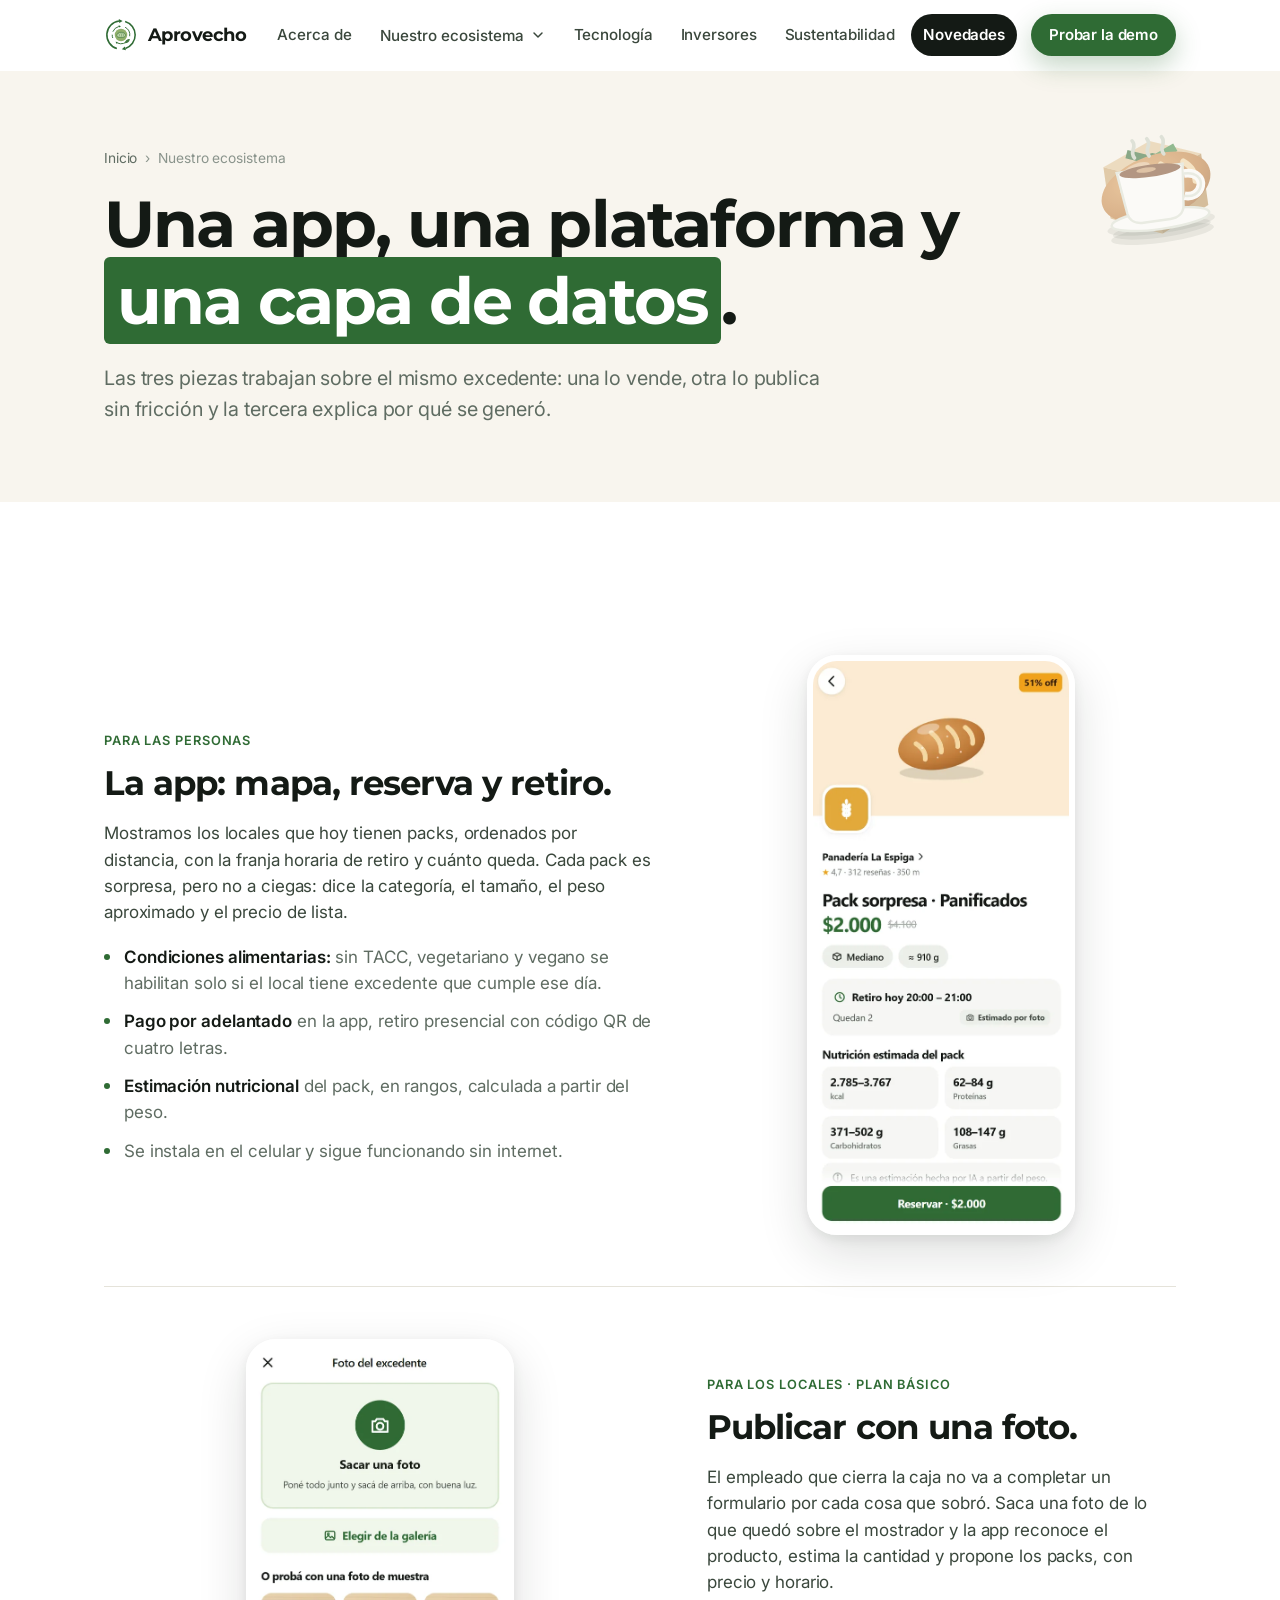
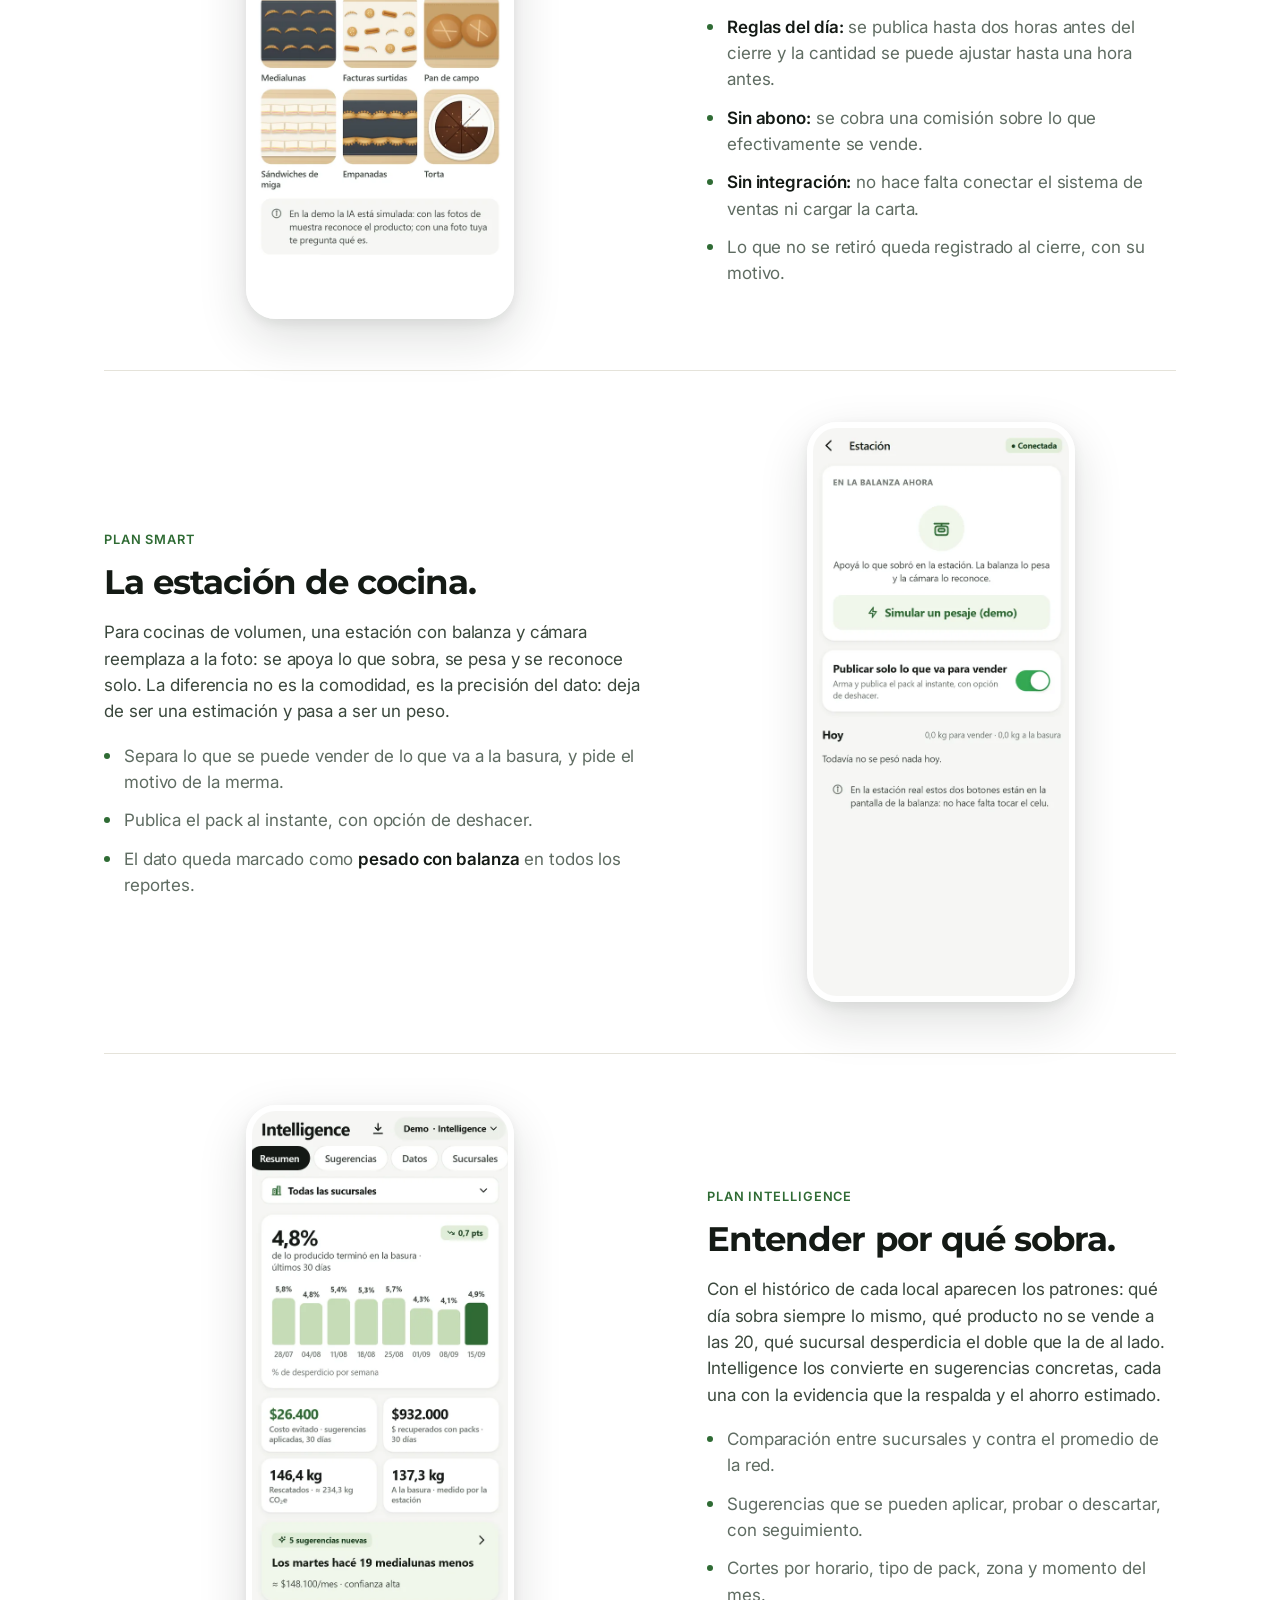
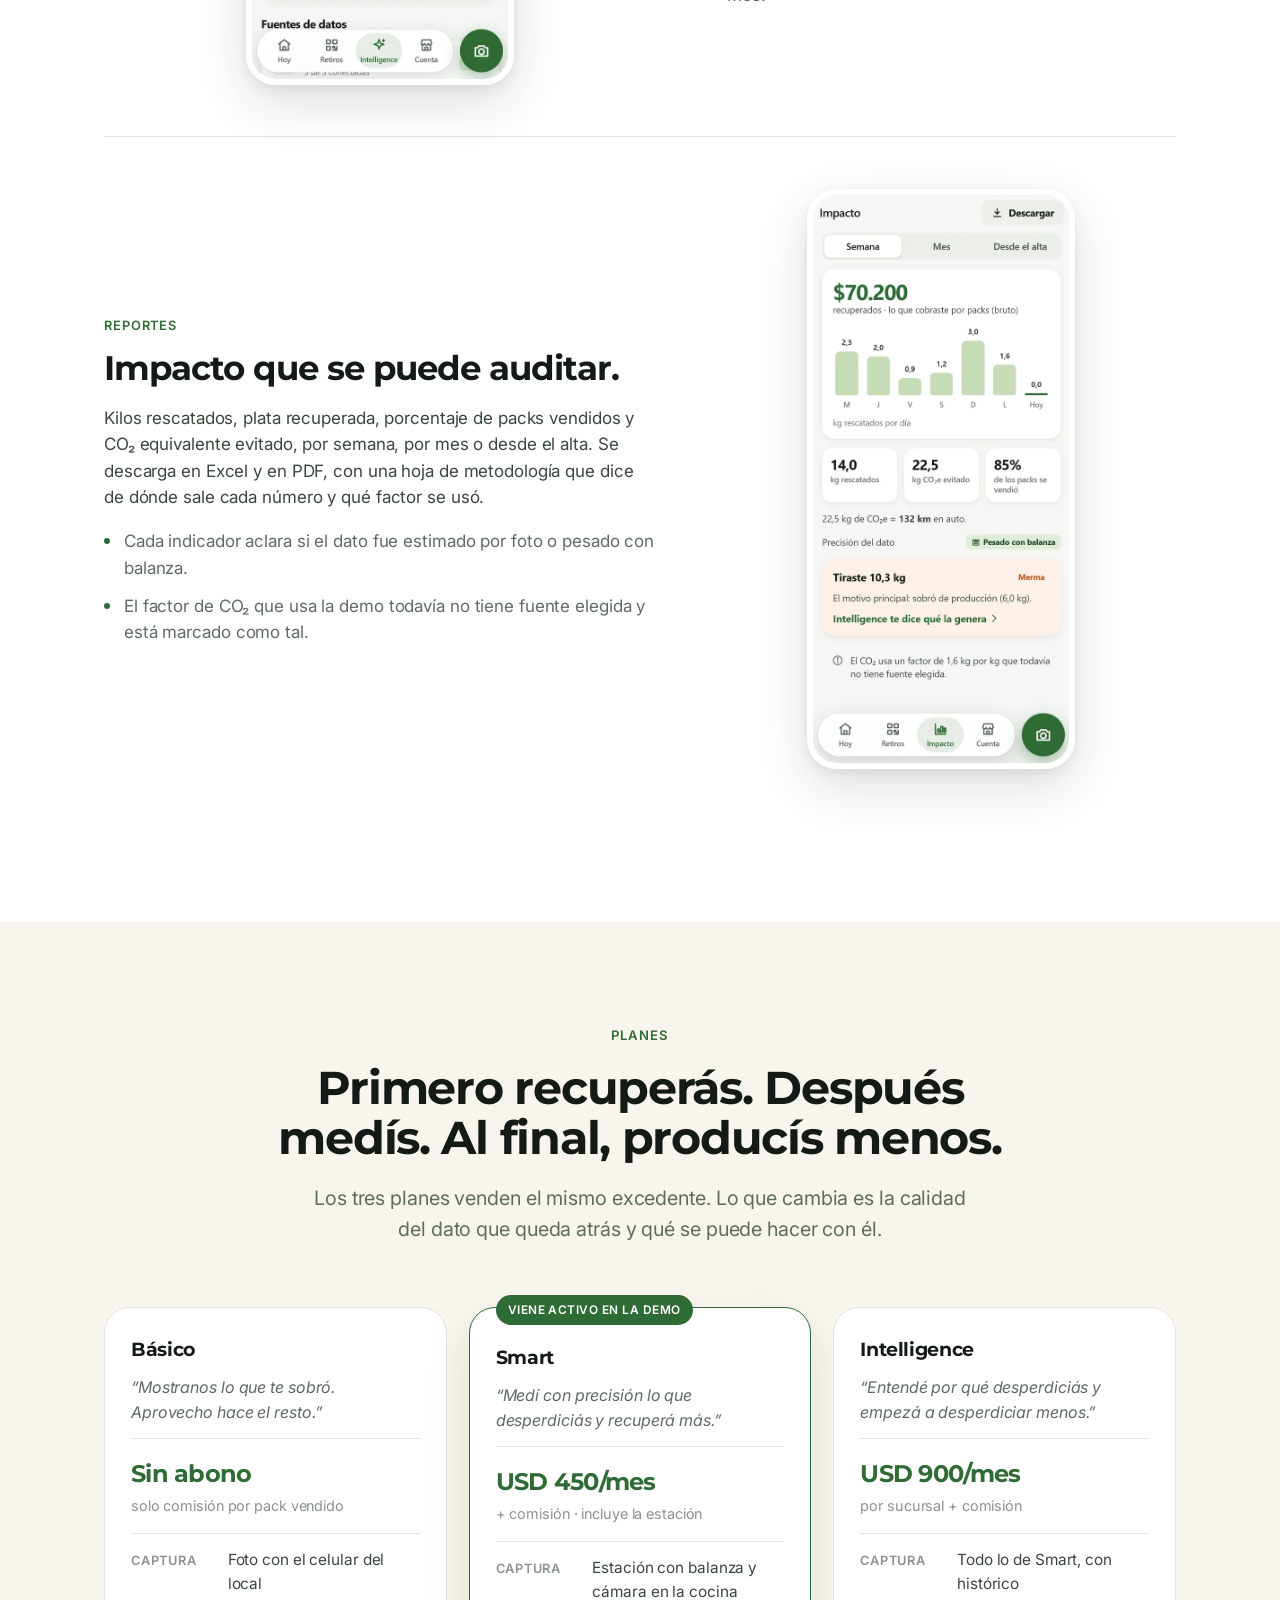
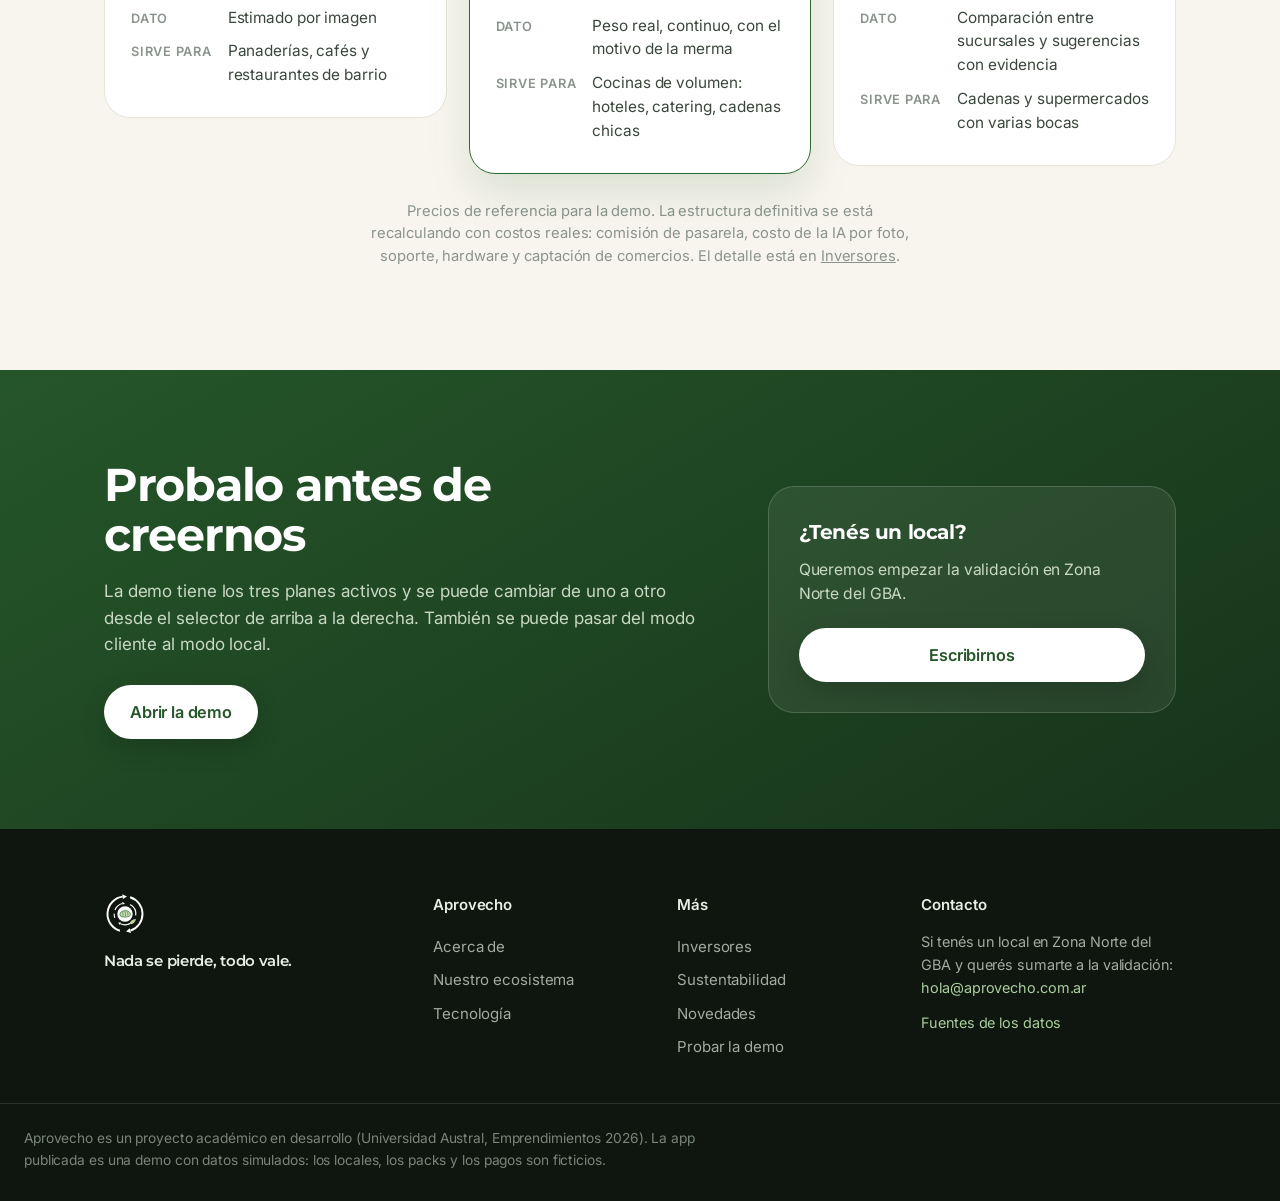
<file: ecosistema.html>
<!doctype html>
<html lang="es-AR">
<head>
<meta charset="utf-8">
<meta name="viewport" content="width=device-width, initial-scale=1">
<title>Nuestro ecosistema · Aprovecho</title>
<meta name="description" content="La app para las personas, la plataforma para los locales, la estación de cocina, Intelligence y los reportes de impacto.">
<meta name="theme-color" content="#2F6B34">
<meta name="color-scheme" content="light">
<link rel="icon" href="icons/favicon.svg" type="image/svg+xml">
<link rel="icon" href="icons/favicon-32.png" sizes="32x32" type="image/png">
<link rel="apple-touch-icon" href="icons/apple-touch-icon.png">
<meta property="og:type" content="website">
<meta property="og:site_name" content="Aprovecho">
<meta property="og:locale" content="es_AR">
<meta property="og:title" content="Nuestro ecosistema · Aprovecho">
<meta property="og:description" content="La app para las personas, la plataforma para los locales, la estación de cocina, Intelligence y los reportes de impacto.">
<meta property="og:url" content="https://ochomnalez.github.io/aprovecho-web/ecosistema.html">
<meta property="og:image" content="https://ochomnalez.github.io/aprovecho-web/img/og.png">
<meta property="og:image:width" content="1200">
<meta property="og:image:height" content="630">
<meta name="twitter:card" content="summary_large_image">
<link rel="canonical" href="https://ochomnalez.github.io/aprovecho-web/ecosistema.html">
<link rel="preconnect" href="https://fonts.googleapis.com">
<link rel="preconnect" href="https://fonts.gstatic.com" crossorigin>
<link href="https://fonts.googleapis.com/css2?family=Inter:wght@400;500;600&family=Montserrat:wght@600;700&display=swap" rel="stylesheet">
<link rel="stylesheet" href="css/web.css">
</head>
<body>
<a class="saltar" href="#contenido">Saltar al contenido</a>

<header class="cabecera" id="cabecera">
  <div class="contenedor cabecera-fila">
    <a class="marca" href="index.html" aria-label="Aprovecho, inicio">
      <img src="img/aprovecho-isotipo.svg" alt="" width="34" height="34">
      <span>Aprovecho</span>
    </a>
    <nav class="menu" id="menu" aria-label="Principal">
      <a href="acerca.html">Acerca de</a>
      <div class="menu-desp" id="desp-eco">
        <button class="menu-btn actual" type="button" aria-expanded="false" aria-controls="lista-eco">Nuestro ecosistema <svg viewBox="0 0 24 24" width="16" height="16" fill="none" stroke="currentColor" stroke-width="2.2" stroke-linecap="round" stroke-linejoin="round" aria-hidden="true"><path d="m6 9 6 6 6-6"/></svg></button>
        <div class="desp" id="lista-eco">
          <a href="ecosistema.html#personas"><b>Para las personas</b><span>La app: mapa, reserva y retiro con QR</span></a>
          <a href="ecosistema.html#locales"><b>Para los locales</b><span>Publicar el excedente con una foto</span></a>
          <a href="ecosistema.html#estacion"><b>Estación de cocina</b><span>Balanza y cámara que miden la merma</span></a>
          <a href="ecosistema.html#intelligence"><b>Intelligence</b><span>Sugerencias y comparación entre sucursales</span></a>
          <a href="ecosistema.html#reportes"><b>Reportes de impacto</b><span>Excel y PDF con su metodología</span></a>
          <a href="ecosistema.html#planes"><b>Planes</b><span>Básico, Smart e Intelligence</span></a>
        </div>
      </div>
      <a href="tecnologia.html">Tecnología</a>
      <a href="inversores.html">Inversores</a>
      <a href="sustentabilidad.html">Sustentabilidad</a>
      <a href="novedades.html" class="pastilla">Novedades</a>
    </nav>
    <a class="btn btn-verde btn-chico" href="https://ochomnalez.github.io/aprovecho-app/" target="_blank" rel="noopener">Probar la demo</a>
    <button class="hamburguesa" id="hamburguesa" type="button" aria-expanded="false" aria-controls="menu" aria-label="Abrir el menú"><span></span></button>
  </div>
</header>

<main id="contenido">

  <section class="portada-seccion">
    <div class="deco-ilus" aria-hidden="true"><span data-ilus="caja" data-tam="150"></span><span data-ilus="pan" data-tam="150"></span><span data-ilus="cafe" data-tam="150"></span></div>
    <div class="contenedor">
      <p class="ruta-migas"><a href="index.html">Inicio</a> <span aria-hidden="true">›</span> Nuestro ecosistema</p>
      <h1>Una app, una plataforma y <span class="titulo-caja">una capa de datos</span>.</h1>
      <p class="bajada">Las tres piezas trabajan sobre el mismo excedente: una lo vende, otra lo publica sin fricción y la tercera explica por qué se generó.</p>
    </div>
  </section>
  <section class="seccion">
    <div class="contenedor">

      <article class="pieza" id="personas">
        <div>
          <p class="eti-pieza">Para las personas</p>
          <h2>La app: mapa, reserva y retiro.</h2>
          <p class="parrafo">Mostramos los locales que hoy tienen packs, ordenados por distancia, con la franja horaria de retiro y cuánto queda. Cada pack es sorpresa, pero no a ciegas: dice la categoría, el tamaño, el peso aproximado y el precio de lista.</p>
          <ul class="lista-puntos">
            <li><b>Condiciones alimentarias:</b> sin TACC, vegetariano y vegano se habilitan solo si el local tiene excedente que cumple ese día.</li>
            <li><b>Pago por adelantado</b> en la app, retiro presencial con código QR de cuatro letras.</li>
            <li><b>Estimación nutricional</b> del pack, en rangos, calculada a partir del peso.</li>
            <li>Se instala en el celular y sigue funcionando sin internet.</li>
          </ul>
        </div>
        <div class="captura-suelta">
          <img loading="lazy" src="img/app/pack.webp" alt="Detalle de un pack sorpresa con precio, peso y nutrición estimada" width="585" height="1266">
        </div>
      </article>

      <article class="pieza invertida" id="locales">
        <div>
          <p class="eti-pieza">Para los locales · plan Básico</p>
          <h2>Publicar con una foto.</h2>
          <p class="parrafo">El empleado que cierra la caja no va a completar un formulario por cada cosa que sobró. Saca una foto de lo que quedó sobre el mostrador y la app reconoce el producto, estima la cantidad y propone los packs, con precio y horario.</p>
          <ul class="lista-puntos">
            <li><b>Reglas del día:</b> se publica hasta dos horas antes del cierre y la cantidad se puede ajustar hasta una hora antes.</li>
            <li><b>Sin abono:</b> se cobra una comisión sobre lo que efectivamente se vende.</li>
            <li><b>Sin integración:</b> no hace falta conectar el sistema de ventas ni cargar la carta.</li>
            <li>Lo que no se retiró queda registrado al cierre, con su motivo.</li>
          </ul>
        </div>
        <div class="captura-suelta">
          <img loading="lazy" src="img/app/camara.webp" alt="Pantalla para sacarle la foto al excedente" width="585" height="1266">
        </div>
      </article>

      <article class="pieza" id="estacion">
        <div>
          <p class="eti-pieza">Plan Smart</p>
          <h2>La estación de cocina.</h2>
          <p class="parrafo">Para cocinas de volumen, una estación con balanza y cámara reemplaza a la foto: se apoya lo que sobra, se pesa y se reconoce solo. La diferencia no es la comodidad, es la precisión del dato: deja de ser una estimación y pasa a ser un peso.</p>
          <ul class="lista-puntos">
            <li>Separa lo que se puede vender de lo que va a la basura, y pide el motivo de la merma.</li>
            <li>Publica el pack al instante, con opción de deshacer.</li>
            <li>El dato queda marcado como <b>pesado con balanza</b> en todos los reportes.</li>
          </ul>
        </div>
        <div class="captura-suelta">
          <img loading="lazy" src="img/app/estacion.webp" alt="Pantalla de la estación de cocina con la balanza" width="585" height="1266">
        </div>
      </article>

      <article class="pieza invertida" id="intelligence">
        <div>
          <p class="eti-pieza">Plan Intelligence</p>
          <h2>Entender por qué sobra.</h2>
          <p class="parrafo">Con el histórico de cada local aparecen los patrones: qué día sobra siempre lo mismo, qué producto no se vende a las 20, qué sucursal desperdicia el doble que la de al lado. Intelligence los convierte en sugerencias concretas, cada una con la evidencia que la respalda y el ahorro estimado.</p>
          <ul class="lista-puntos">
            <li>Comparación entre sucursales y contra el promedio de la red.</li>
            <li>Sugerencias que se pueden aplicar, probar o descartar, con seguimiento.</li>
            <li>Cortes por horario, tipo de pack, zona y momento del mes.</li>
          </ul>
        </div>
        <div class="captura-suelta">
          <img loading="lazy" src="img/app/intel.webp" alt="Panel de Intelligence con el porcentaje de desperdicio y las sugerencias" width="585" height="1266">
        </div>
      </article>

      <article class="pieza" id="reportes">
        <div>
          <p class="eti-pieza">Reportes</p>
          <h2>Impacto que se puede auditar.</h2>
          <p class="parrafo">Kilos rescatados, plata recuperada, porcentaje de packs vendidos y CO₂ equivalente evitado, por semana, por mes o desde el alta. Se descarga en Excel y en PDF, con una hoja de metodología que dice de dónde sale cada número y qué factor se usó.</p>
          <ul class="lista-puntos">
            <li>Cada indicador aclara si el dato fue estimado por foto o pesado con balanza.</li>
            <li>El factor de CO₂ que usa la demo todavía no tiene fuente elegida y está marcado como tal.</li>
          </ul>
        </div>
        <div class="captura-suelta">
          <img loading="lazy" src="img/app/impacto.webp" alt="Pantalla de impacto con kilos rescatados y CO2 evitado" width="585" height="1266">
        </div>
      </article>

    </div>
  </section>

  <section class="seccion crema" id="planes">
    <div class="contenedor">
      <div class="encabezado-seccion">
        <p class="ojo">Planes</p>
        <h2>Primero recuperás. Después medís. Al final, producís menos.</h2>
        <p class="bajada centrada">Los tres planes venden el mismo excedente. Lo que cambia es la calidad del dato que queda atrás y qué se puede hacer con él.</p>
      </div>

      <div class="planes">
        <article class="plan">
          <h3>Básico</h3>
          <p class="plan-frase">“Mostranos lo que te sobró. Aprovecho hace el resto.”</p>
          <p class="plan-precio"><b>Sin abono</b><span>solo comisión por pack vendido</span></p>
          <dl class="plan-detalle">
            <dt>Captura</dt><dd>Foto con el celular del local</dd>
            <dt>Dato</dt><dd>Estimado por imagen</dd>
            <dt>Sirve para</dt><dd>Panaderías, cafés y restaurantes de barrio</dd>
          </dl>
        </article>

        <article class="plan destacado">
          <span class="plan-cinta">Viene activo en la demo</span>
          <h3>Smart</h3>
          <p class="plan-frase">“Medí con precisión lo que desperdiciás y recuperá más.”</p>
          <p class="plan-precio"><b>USD 450/mes</b><span>+ comisión · incluye la estación</span></p>
          <dl class="plan-detalle">
            <dt>Captura</dt><dd>Estación con balanza y cámara en la cocina</dd>
            <dt>Dato</dt><dd>Peso real, continuo, con el motivo de la merma</dd>
            <dt>Sirve para</dt><dd>Cocinas de volumen: hoteles, catering, cadenas chicas</dd>
          </dl>
        </article>

        <article class="plan">
          <h3>Intelligence</h3>
          <p class="plan-frase">“Entendé por qué desperdiciás y empezá a desperdiciar menos.”</p>
          <p class="plan-precio"><b>USD 900/mes</b><span>por sucursal + comisión</span></p>
          <dl class="plan-detalle">
            <dt>Captura</dt><dd>Todo lo de Smart, con histórico</dd>
            <dt>Dato</dt><dd>Comparación entre sucursales y sugerencias con evidencia</dd>
            <dt>Sirve para</dt><dd>Cadenas y supermercados con varias bocas</dd>
          </dl>
        </article>
      </div>
      <p class="pie-nota centrada">Precios de referencia para la demo. La estructura definitiva se está recalculando con costos reales: comisión de pasarela, costo de la IA por foto, soporte, hardware y captación de comercios. El detalle está en <a href="inversores.html">Inversores</a>.</p>
    </div>
  </section>

  <section class="cierre">
    <div class="contenedor cierre-grilla">
      <div>
        <h2>Probalo antes de creernos</h2>
        <p class="parrafo">La demo tiene los tres planes activos y se puede cambiar de uno a otro desde el selector de arriba a la derecha. También se puede pasar del modo cliente al modo local.</p>
        <a class="btn btn-blanco" href="https://ochomnalez.github.io/aprovecho-app/" target="_blank" rel="noopener">Abrir la demo</a>
      </div>
      <div class="cierre-app">
        <p class="cierre-eti">¿Tenés un local?</p>
        <p class="parrafo chico">Queremos empezar la validación en Zona Norte del GBA.</p>
        <a class="btn btn-blanco" href="mailto:hola@aprovecho.com.ar?subject=Quiero%20sumar%20mi%20local%20a%20Aprovecho">Escribirnos</a>
      </div>
    </div>
  </section>

</main>

<footer class="pie">
  <div class="contenedor pie-grilla">
    <div class="pie-col">
      <img class="pie-logo" src="img/aprovecho-isotipo-blanco.svg" alt="Aprovecho" width="44" height="44">
      <p class="pie-lema">Nada se pierde, todo vale.</p>
    </div>
    <div class="pie-col">
      <p class="pie-eti">Aprovecho</p>
      <a href="acerca.html">Acerca de</a>
      <a href="ecosistema.html">Nuestro ecosistema</a>
      <a href="tecnologia.html">Tecnología</a>
    </div>
    <div class="pie-col">
      <p class="pie-eti">Más</p>
      <a href="inversores.html">Inversores</a>
      <a href="sustentabilidad.html">Sustentabilidad</a>
      <a href="novedades.html">Novedades</a>
      <a href="https://ochomnalez.github.io/aprovecho-app/" target="_blank" rel="noopener">Probar la demo</a>
    </div>
    <div class="pie-col">
      <p class="pie-eti">Contacto</p>
      <p class="pie-contacto">
        Si tenés un local en Zona Norte del GBA y querés sumarte a la validación:<br>
        <a href="mailto:hola@aprovecho.com.ar?subject=Quiero%20sumar%20mi%20local%20a%20Aprovecho">hola@aprovecho.com.ar</a>
      </p>
      <p class="pie-contacto" style="margin-top:12px"><a href="sustentabilidad.html#fuentes">Fuentes de los datos</a></p>
    </div>
  </div>
  <div class="contenedor pie-legal">
    <p>Aprovecho es un proyecto académico en desarrollo (Universidad Austral, Emprendimientos 2026). La app publicada es una demo con datos simulados: los locales, los packs y los pagos son ficticios.</p>
  </div>
</footer>

<script type="module" src="js/web.js"></script>
</body>
</html>
</file>
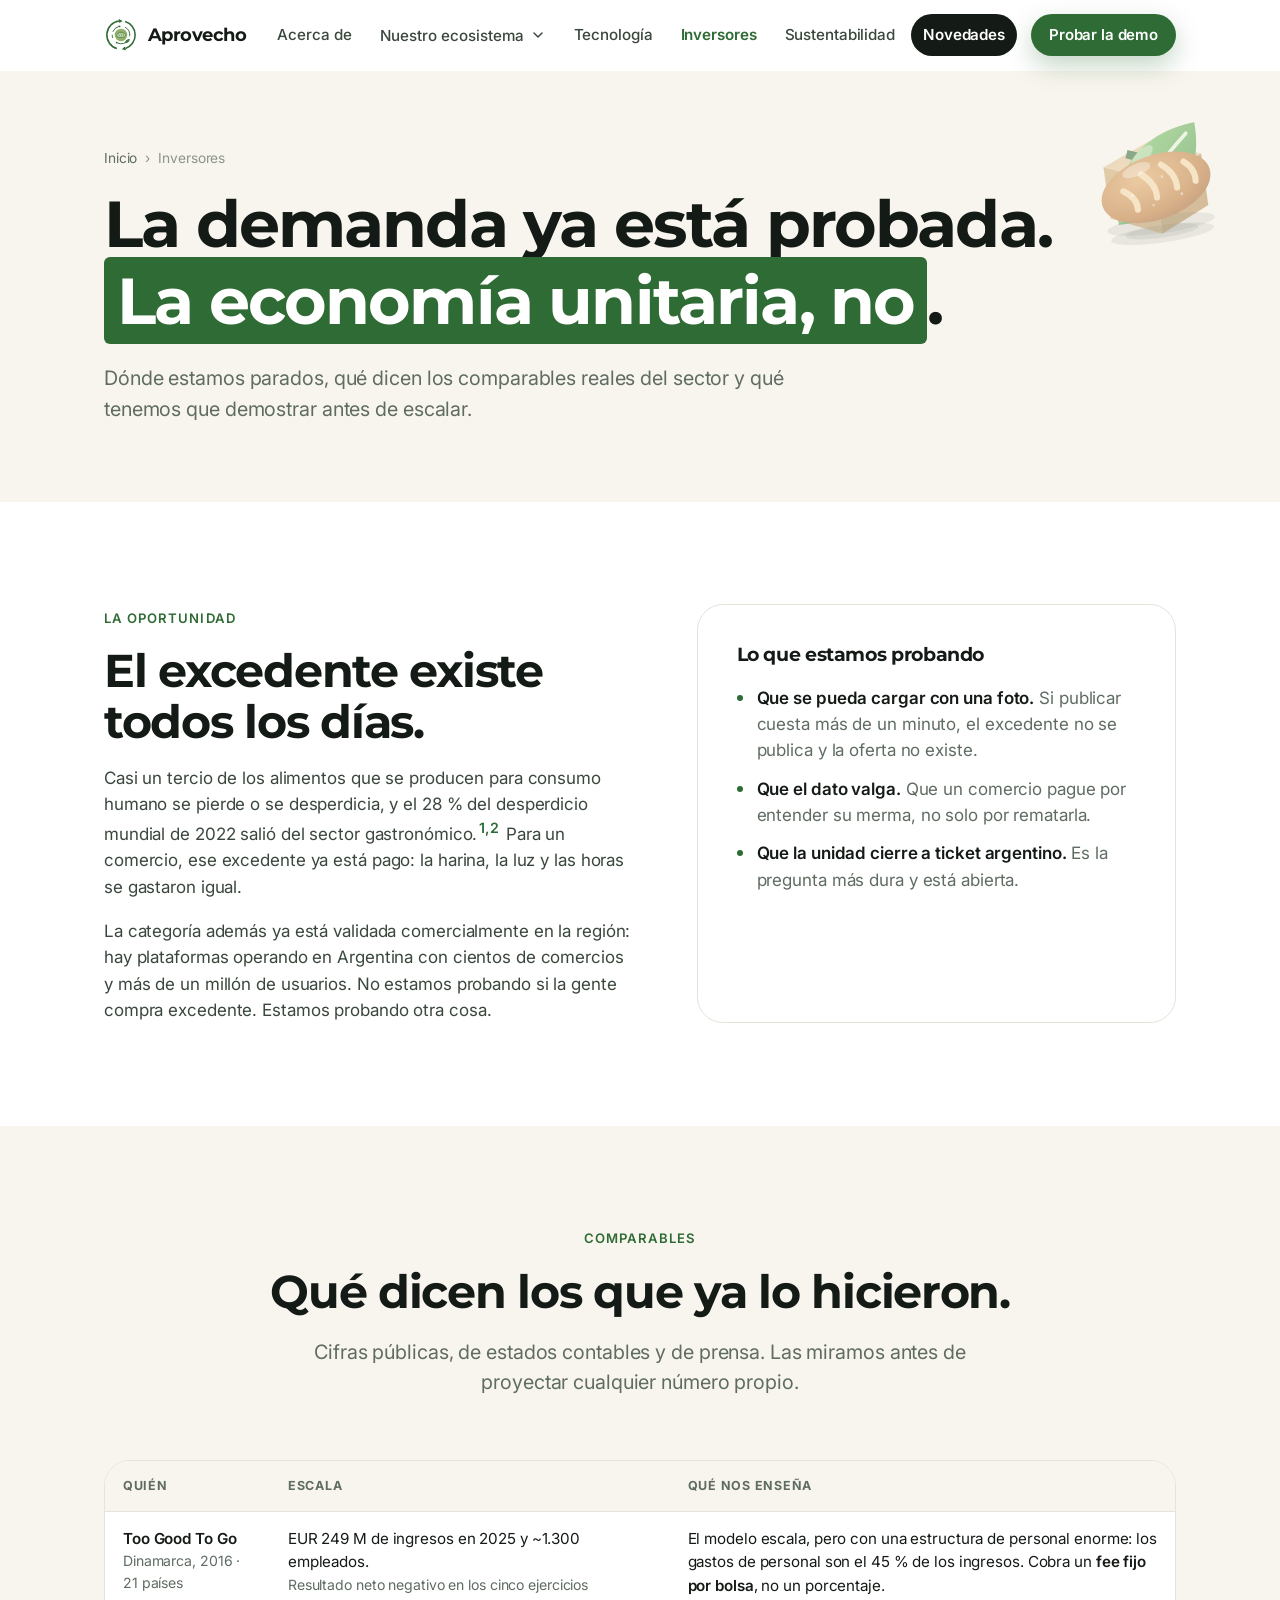
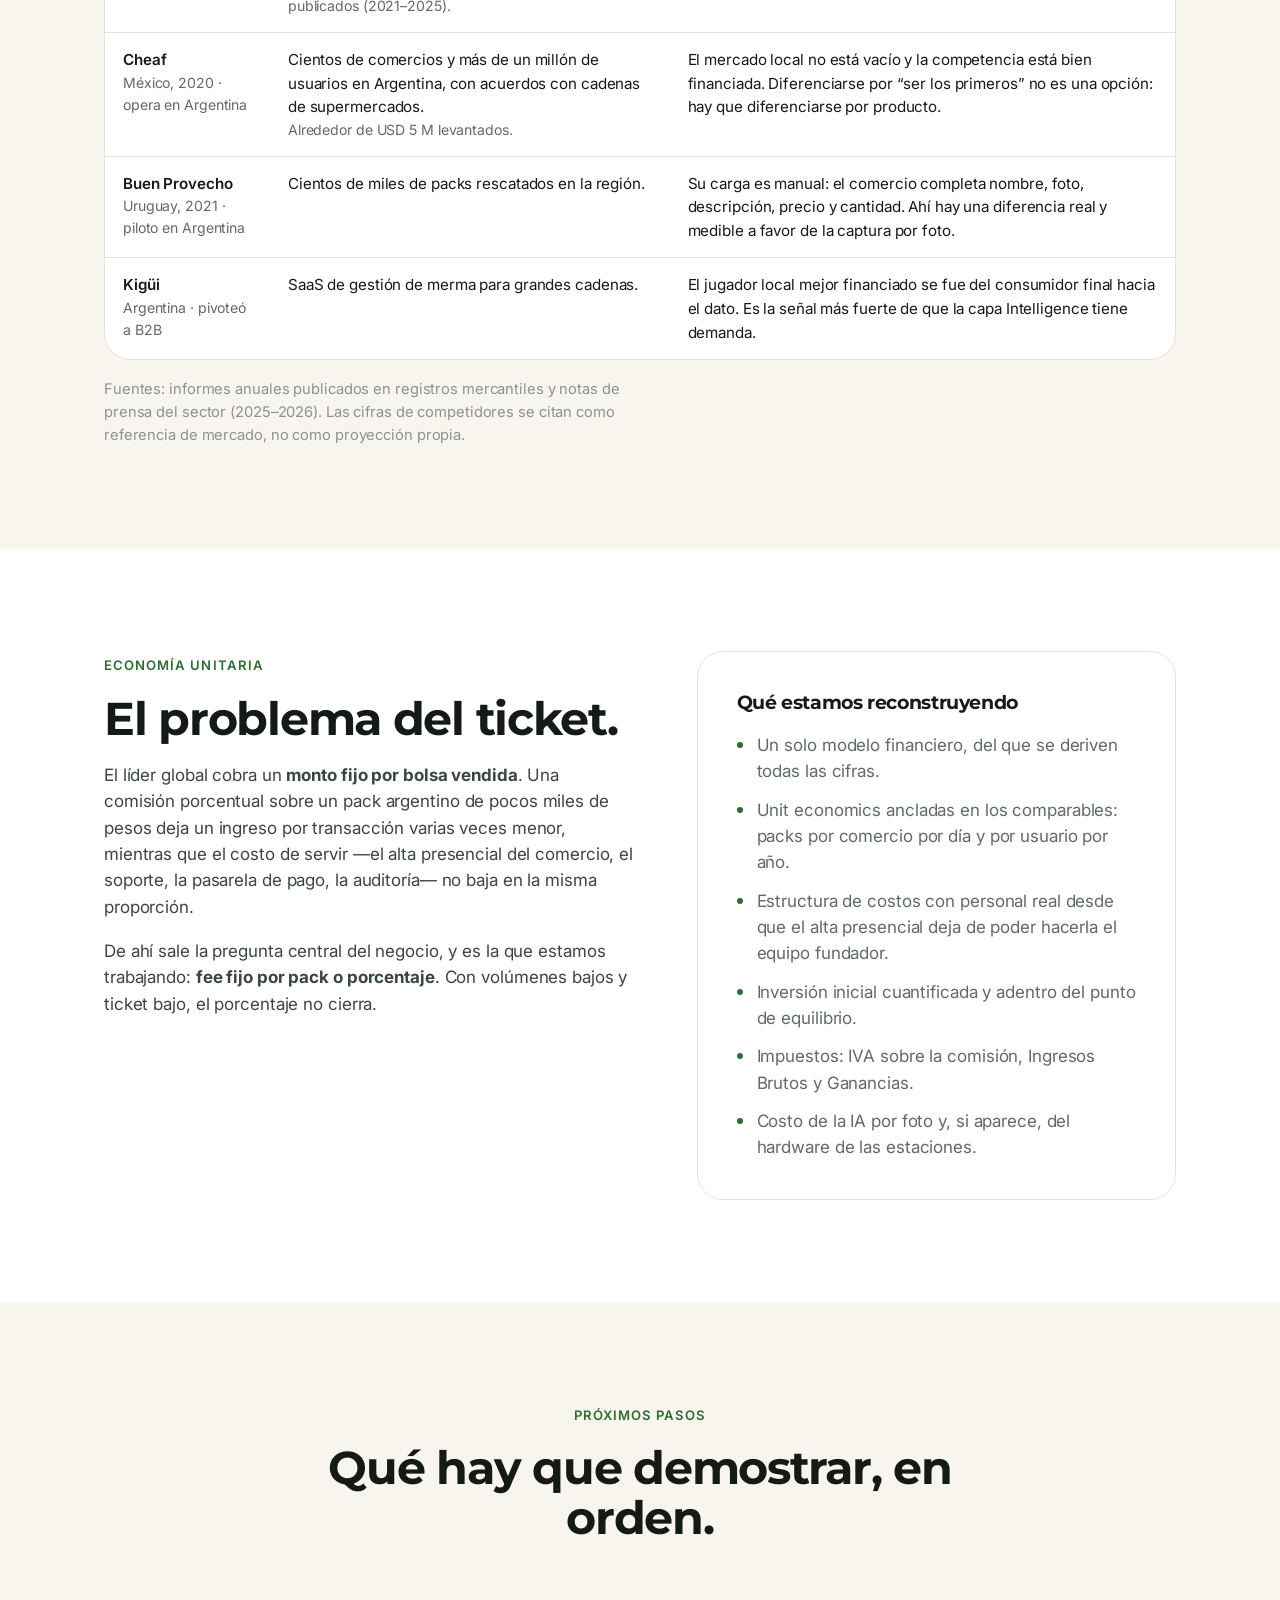
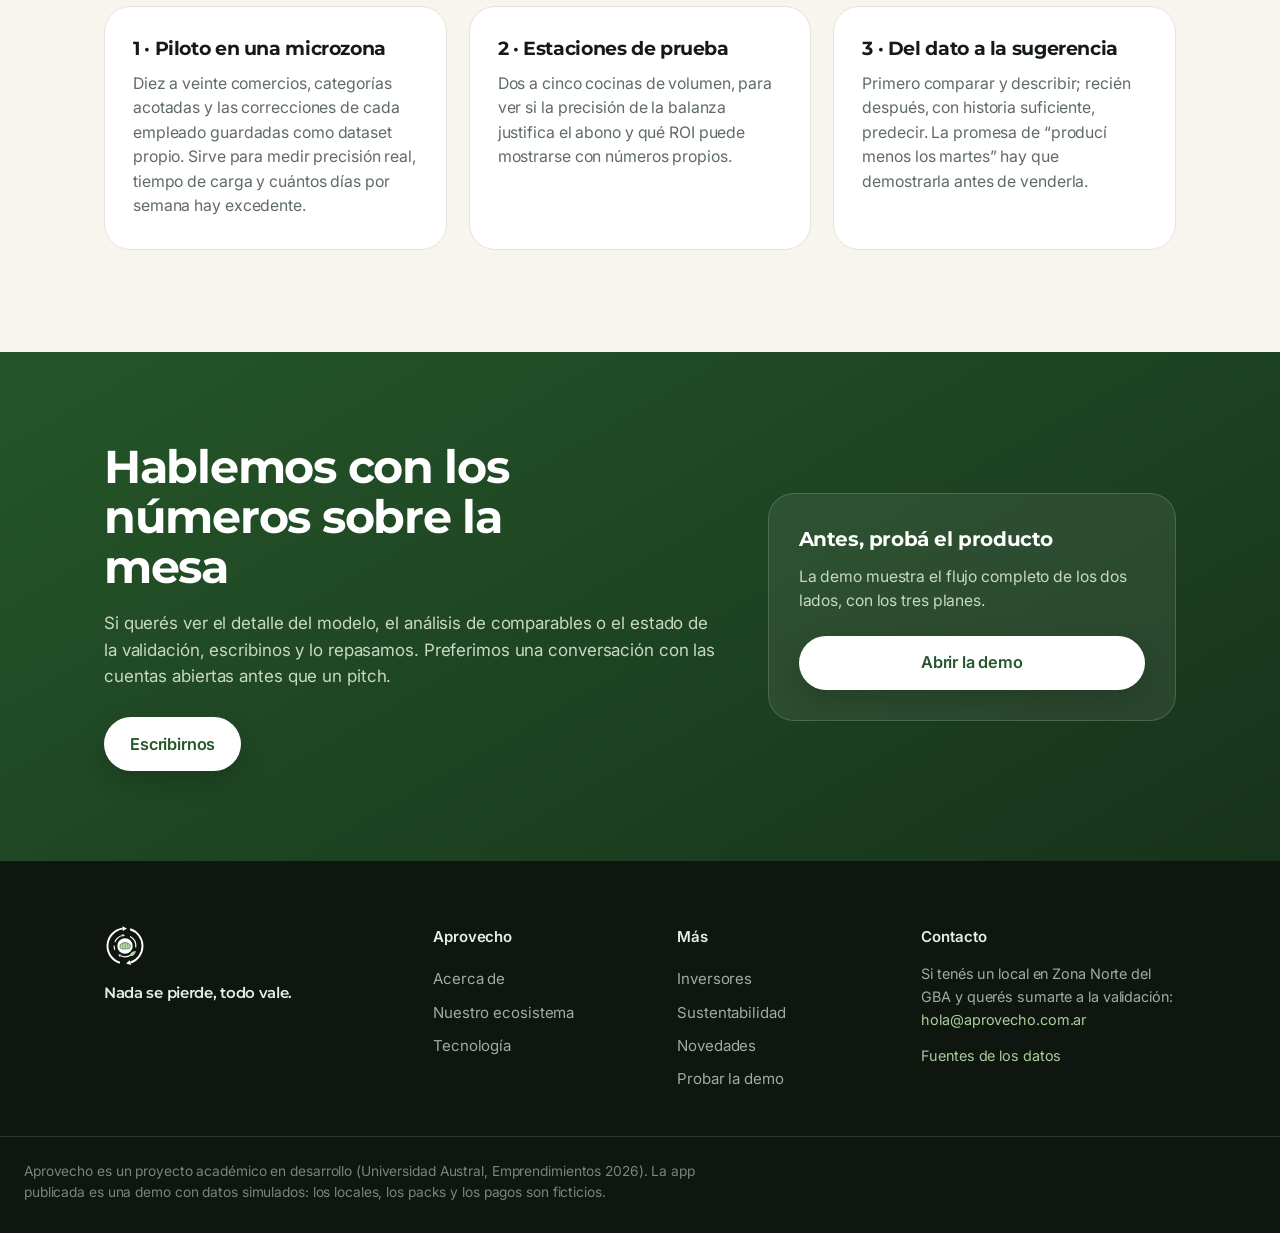
<file: inversores.html>
<!doctype html>
<html lang="es-AR">
<head>
<meta charset="utf-8">
<meta name="viewport" content="width=device-width, initial-scale=1">
<title>Inversores · Aprovecho</title>
<meta name="description" content="El mercado, los comparables reales del sector, la economía unitaria y qué tenemos que demostrar antes de escalar.">
<meta name="theme-color" content="#2F6B34">
<meta name="color-scheme" content="light">
<link rel="icon" href="icons/favicon.svg" type="image/svg+xml">
<link rel="icon" href="icons/favicon-32.png" sizes="32x32" type="image/png">
<link rel="apple-touch-icon" href="icons/apple-touch-icon.png">
<meta property="og:type" content="website">
<meta property="og:site_name" content="Aprovecho">
<meta property="og:locale" content="es_AR">
<meta property="og:title" content="Inversores · Aprovecho">
<meta property="og:description" content="El mercado, los comparables reales del sector, la economía unitaria y qué tenemos que demostrar antes de escalar.">
<meta property="og:url" content="https://ochomnalez.github.io/aprovecho-web/inversores.html">
<meta property="og:image" content="https://ochomnalez.github.io/aprovecho-web/img/og.png">
<meta property="og:image:width" content="1200">
<meta property="og:image:height" content="630">
<meta name="twitter:card" content="summary_large_image">
<link rel="canonical" href="https://ochomnalez.github.io/aprovecho-web/inversores.html">
<link rel="preconnect" href="https://fonts.googleapis.com">
<link rel="preconnect" href="https://fonts.gstatic.com" crossorigin>
<link href="https://fonts.googleapis.com/css2?family=Inter:wght@400;500;600&family=Montserrat:wght@600;700&display=swap" rel="stylesheet">
<link rel="stylesheet" href="css/web.css">
</head>
<body>
<a class="saltar" href="#contenido">Saltar al contenido</a>

<header class="cabecera" id="cabecera">
  <div class="contenedor cabecera-fila">
    <a class="marca" href="index.html" aria-label="Aprovecho, inicio">
      <img src="img/aprovecho-isotipo.svg" alt="" width="34" height="34">
      <span>Aprovecho</span>
    </a>
    <nav class="menu" id="menu" aria-label="Principal">
      <a href="acerca.html">Acerca de</a>
      <div class="menu-desp" id="desp-eco">
        <button class="menu-btn" type="button" aria-expanded="false" aria-controls="lista-eco">Nuestro ecosistema <svg viewBox="0 0 24 24" width="16" height="16" fill="none" stroke="currentColor" stroke-width="2.2" stroke-linecap="round" stroke-linejoin="round" aria-hidden="true"><path d="m6 9 6 6 6-6"/></svg></button>
        <div class="desp" id="lista-eco">
          <a href="ecosistema.html#personas"><b>Para las personas</b><span>La app: mapa, reserva y retiro con QR</span></a>
          <a href="ecosistema.html#locales"><b>Para los locales</b><span>Publicar el excedente con una foto</span></a>
          <a href="ecosistema.html#estacion"><b>Estación de cocina</b><span>Balanza y cámara que miden la merma</span></a>
          <a href="ecosistema.html#intelligence"><b>Intelligence</b><span>Sugerencias y comparación entre sucursales</span></a>
          <a href="ecosistema.html#reportes"><b>Reportes de impacto</b><span>Excel y PDF con su metodología</span></a>
          <a href="ecosistema.html#planes"><b>Planes</b><span>Básico, Smart e Intelligence</span></a>
        </div>
      </div>
      <a href="tecnologia.html">Tecnología</a>
      <a href="inversores.html" class="actual">Inversores</a>
      <a href="sustentabilidad.html">Sustentabilidad</a>
      <a href="novedades.html" class="pastilla">Novedades</a>
    </nav>
    <a class="btn btn-verde btn-chico" href="https://ochomnalez.github.io/aprovecho-app/" target="_blank" rel="noopener">Probar la demo</a>
    <button class="hamburguesa" id="hamburguesa" type="button" aria-expanded="false" aria-controls="menu" aria-label="Abrir el menú"><span></span></button>
  </div>
</header>

<main id="contenido">

  <section class="portada-seccion">
    <div class="deco-ilus" aria-hidden="true"><span data-ilus="caja" data-tam="150"></span><span data-ilus="hoja" data-tam="150"></span><span data-ilus="pan" data-tam="150"></span></div>
    <div class="contenedor">
      <p class="ruta-migas"><a href="index.html">Inicio</a> <span aria-hidden="true">›</span> Inversores</p>
      <h1>La demanda ya está probada. <span class="titulo-caja">La economía unitaria, no</span>.</h1>
      <p class="bajada">Dónde estamos parados, qué dicen los comparables reales del sector y qué tenemos que demostrar antes de escalar.</p>
    </div>
  </section>
  <section class="seccion">
    <div class="contenedor dos-columnas">
      <div>
        <p class="ojo">La oportunidad</p>
        <h2>El excedente existe todos los días.</h2>
        <p class="parrafo">Casi un tercio de los alimentos que se producen para consumo humano se pierde o se desperdicia, y el 28 % del desperdicio mundial de 2022 salió del sector gastronómico.<a class="nota-ref" href="sustentabilidad.html#fuentes"><sup>1,2</sup></a> Para un comercio, ese excedente ya está pago: la harina, la luz y las horas se gastaron igual.</p>
        <p class="parrafo">La categoría además ya está validada comercialmente en la región: hay plataformas operando en Argentina con cientos de comercios y más de un millón de usuarios. No estamos probando si la gente compra excedente. Estamos probando otra cosa.</p>
      </div>
      <div class="bloque">
        <h3>Lo que estamos probando</h3>
        <ul class="lista-puntos">
          <li><b>Que se pueda cargar con una foto.</b> Si publicar cuesta más de un minuto, el excedente no se publica y la oferta no existe.</li>
          <li><b>Que el dato valga.</b> Que un comercio pague por entender su merma, no solo por rematarla.</li>
          <li><b>Que la unidad cierre a ticket argentino.</b> Es la pregunta más dura y está abierta.</li>
        </ul>
      </div>
    </div>
  </section>

  <section class="seccion crema">
    <div class="contenedor">
      <div class="encabezado-seccion">
        <p class="ojo">Comparables</p>
        <h2>Qué dicen los que ya lo hicieron.</h2>
        <p class="bajada centrada">Cifras públicas, de estados contables y de prensa. Las miramos antes de proyectar cualquier número propio.</p>
      </div>
      <div class="tabla-envoltura">
        <table class="datos-tabla">
          <thead>
            <tr><th>Quién</th><th>Escala</th><th>Qué nos enseña</th></tr>
          </thead>
          <tbody>
            <tr>
              <td><b>Too Good To Go</b><span>Dinamarca, 2016 · 21 países</span></td>
              <td>EUR 249 M de ingresos en 2025 y ~1.300 empleados.<span>Resultado neto negativo en los cinco ejercicios publicados (2021–2025).</span></td>
              <td>El modelo escala, pero con una estructura de personal enorme: los gastos de personal son el 45 % de los ingresos. Cobra un <b>fee fijo por bolsa</b>, no un porcentaje.</td>
            </tr>
            <tr>
              <td><b>Cheaf</b><span>México, 2020 · opera en Argentina</span></td>
              <td>Cientos de comercios y más de un millón de usuarios en Argentina, con acuerdos con cadenas de supermercados.<span>Alrededor de USD 5 M levantados.</span></td>
              <td>El mercado local no está vacío y la competencia está bien financiada. Diferenciarse por “ser los primeros” no es una opción: hay que diferenciarse por producto.</td>
            </tr>
            <tr>
              <td><b>Buen Provecho</b><span>Uruguay, 2021 · piloto en Argentina</span></td>
              <td>Cientos de miles de packs rescatados en la región.</td>
              <td>Su carga es manual: el comercio completa nombre, foto, descripción, precio y cantidad. Ahí hay una diferencia real y medible a favor de la captura por foto.</td>
            </tr>
            <tr>
              <td><b>Kigüi</b><span>Argentina · pivoteó a B2B</span></td>
              <td>SaaS de gestión de merma para grandes cadenas.</td>
              <td>El jugador local mejor financiado se fue del consumidor final hacia el dato. Es la señal más fuerte de que la capa Intelligence tiene demanda.</td>
            </tr>
          </tbody>
        </table>
      </div>
      <p class="pie-nota">Fuentes: informes anuales publicados en registros mercantiles y notas de prensa del sector (2025–2026). Las cifras de competidores se citan como referencia de mercado, no como proyección propia.</p>
    </div>
  </section>

  <section class="seccion">
    <div class="contenedor dos-columnas">
      <div>
        <p class="ojo">Economía unitaria</p>
        <h2>El problema del ticket.</h2>
        <p class="parrafo">El líder global cobra un <b>monto fijo por bolsa vendida</b>. Una comisión porcentual sobre un pack argentino de pocos miles de pesos deja un ingreso por transacción varias veces menor, mientras que el costo de servir —el alta presencial del comercio, el soporte, la pasarela de pago, la auditoría— no baja en la misma proporción.</p>
        <p class="parrafo">De ahí sale la pregunta central del negocio, y es la que estamos trabajando: <b>fee fijo por pack o porcentaje</b>. Con volúmenes bajos y ticket bajo, el porcentaje no cierra.</p>
      </div>
      <div class="bloque">
        <h3>Qué estamos reconstruyendo</h3>
        <ul class="lista-puntos">
          <li>Un solo modelo financiero, del que se deriven todas las cifras.</li>
          <li>Unit economics ancladas en los comparables: packs por comercio por día y por usuario por año.</li>
          <li>Estructura de costos con personal real desde que el alta presencial deja de poder hacerla el equipo fundador.</li>
          <li>Inversión inicial cuantificada y adentro del punto de equilibrio.</li>
          <li>Impuestos: IVA sobre la comisión, Ingresos Brutos y Ganancias.</li>
          <li>Costo de la IA por foto y, si aparece, del hardware de las estaciones.</li>
        </ul>
      </div>
    </div>
  </section>

  <section class="seccion crema">
    <div class="contenedor">
      <div class="encabezado-seccion">
        <p class="ojo">Próximos pasos</p>
        <h2>Qué hay que demostrar, en orden.</h2>
      </div>
      <div class="grilla tres">
        <article class="tarjeta">
          <h3>1 · Piloto en una microzona</h3>
          <p>Diez a veinte comercios, categorías acotadas y las correcciones de cada empleado guardadas como dataset propio. Sirve para medir precisión real, tiempo de carga y cuántos días por semana hay excedente.</p>
        </article>
        <article class="tarjeta">
          <h3>2 · Estaciones de prueba</h3>
          <p>Dos a cinco cocinas de volumen, para ver si la precisión de la balanza justifica el abono y qué ROI puede mostrarse con números propios.</p>
        </article>
        <article class="tarjeta">
          <h3>3 · Del dato a la sugerencia</h3>
          <p>Primero comparar y describir; recién después, con historia suficiente, predecir. La promesa de “producí menos los martes” hay que demostrarla antes de venderla.</p>
        </article>
      </div>
    </div>
  </section>

  <section class="cierre">
    <div class="contenedor cierre-grilla">
      <div>
        <h2>Hablemos con los números sobre la mesa</h2>
        <p class="parrafo">Si querés ver el detalle del modelo, el análisis de comparables o el estado de la validación, escribinos y lo repasamos. Preferimos una conversación con las cuentas abiertas antes que un pitch.</p>
        <a class="btn btn-blanco" href="mailto:hola@aprovecho.com.ar?subject=Inversores%20Aprovecho">Escribirnos</a>
      </div>
      <div class="cierre-app">
        <p class="cierre-eti">Antes, probá el producto</p>
        <p class="parrafo chico">La demo muestra el flujo completo de los dos lados, con los tres planes.</p>
        <a class="btn btn-blanco" href="https://ochomnalez.github.io/aprovecho-app/" target="_blank" rel="noopener">Abrir la demo</a>
      </div>
    </div>
  </section>

</main>

<footer class="pie">
  <div class="contenedor pie-grilla">
    <div class="pie-col">
      <img class="pie-logo" src="img/aprovecho-isotipo-blanco.svg" alt="Aprovecho" width="44" height="44">
      <p class="pie-lema">Nada se pierde, todo vale.</p>
    </div>
    <div class="pie-col">
      <p class="pie-eti">Aprovecho</p>
      <a href="acerca.html">Acerca de</a>
      <a href="ecosistema.html">Nuestro ecosistema</a>
      <a href="tecnologia.html">Tecnología</a>
    </div>
    <div class="pie-col">
      <p class="pie-eti">Más</p>
      <a href="inversores.html">Inversores</a>
      <a href="sustentabilidad.html">Sustentabilidad</a>
      <a href="novedades.html">Novedades</a>
      <a href="https://ochomnalez.github.io/aprovecho-app/" target="_blank" rel="noopener">Probar la demo</a>
    </div>
    <div class="pie-col">
      <p class="pie-eti">Contacto</p>
      <p class="pie-contacto">
        Si tenés un local en Zona Norte del GBA y querés sumarte a la validación:<br>
        <a href="mailto:hola@aprovecho.com.ar?subject=Quiero%20sumar%20mi%20local%20a%20Aprovecho">hola@aprovecho.com.ar</a>
      </p>
      <p class="pie-contacto" style="margin-top:12px"><a href="sustentabilidad.html#fuentes">Fuentes de los datos</a></p>
    </div>
  </div>
  <div class="contenedor pie-legal">
    <p>Aprovecho es un proyecto académico en desarrollo (Universidad Austral, Emprendimientos 2026). La app publicada es una demo con datos simulados: los locales, los packs y los pagos son ficticios.</p>
  </div>
</footer>

<script type="module" src="js/web.js"></script>
</body>
</html>
</file>
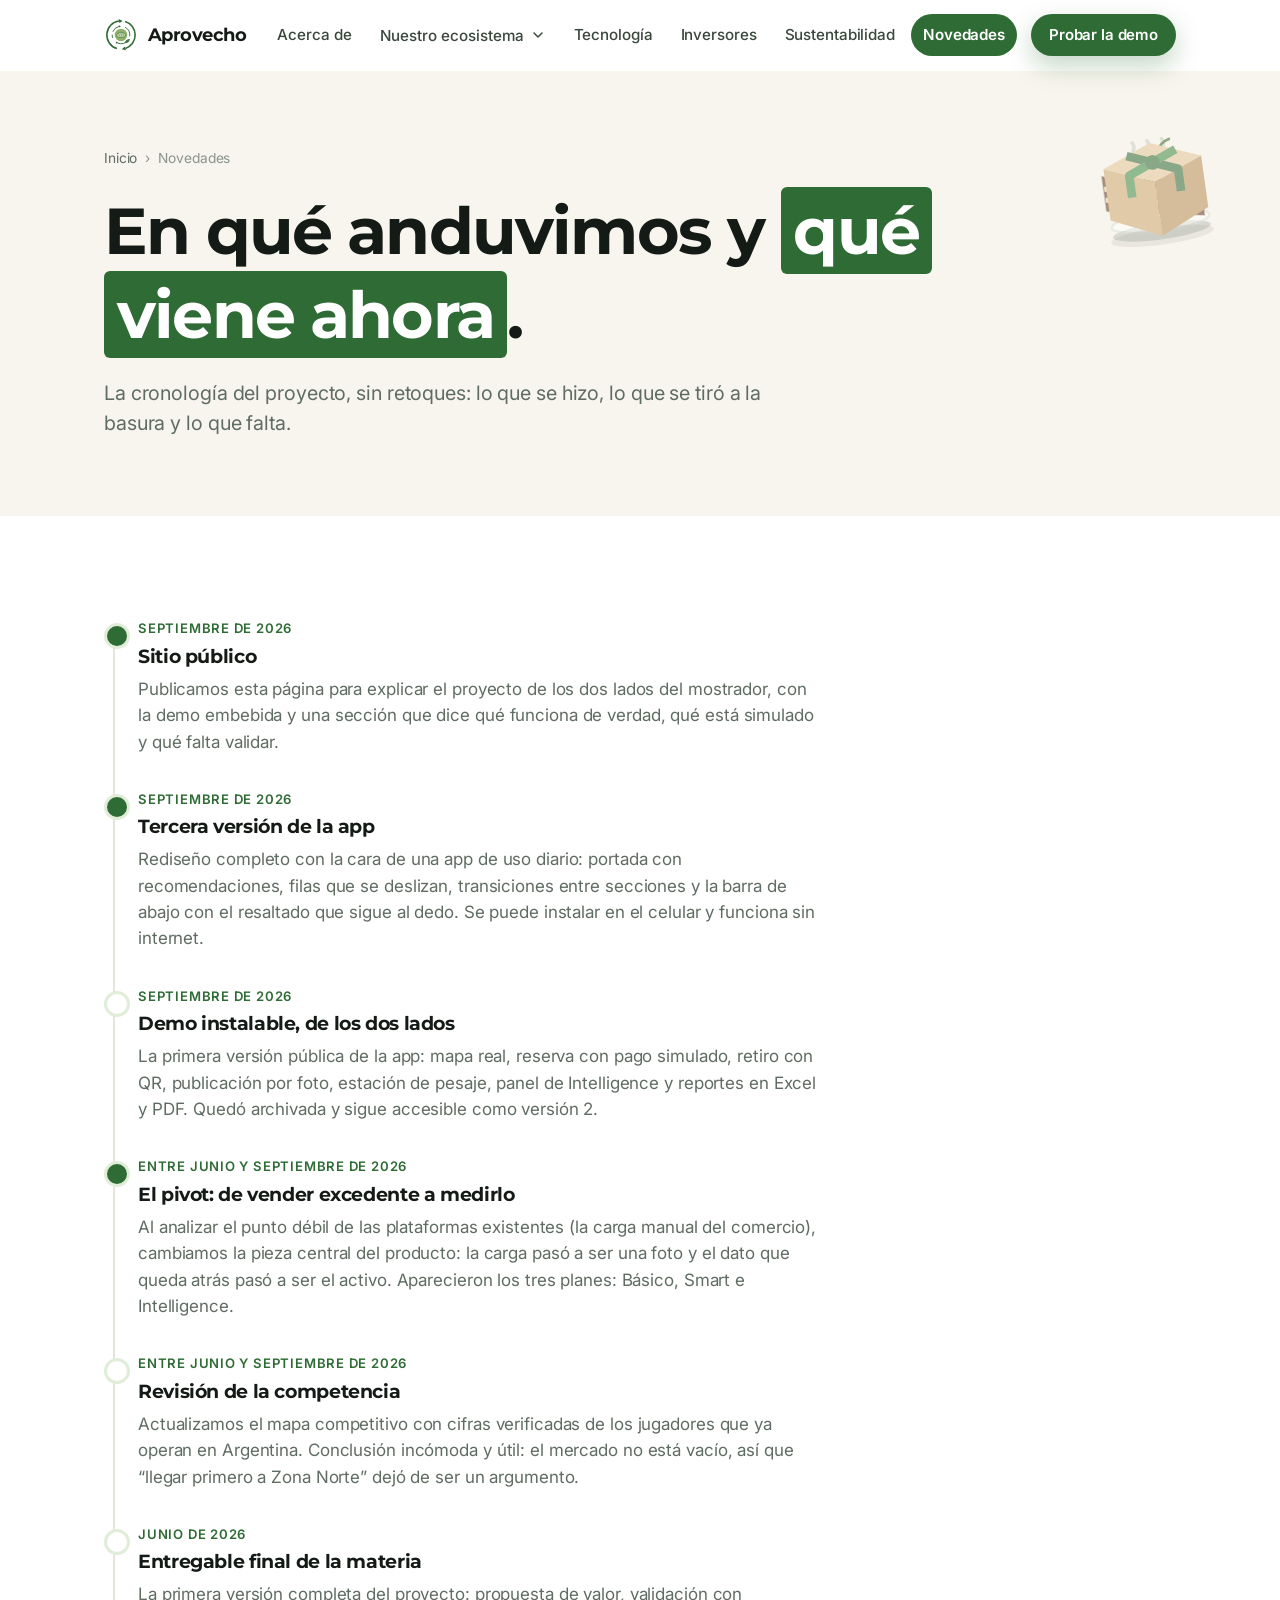
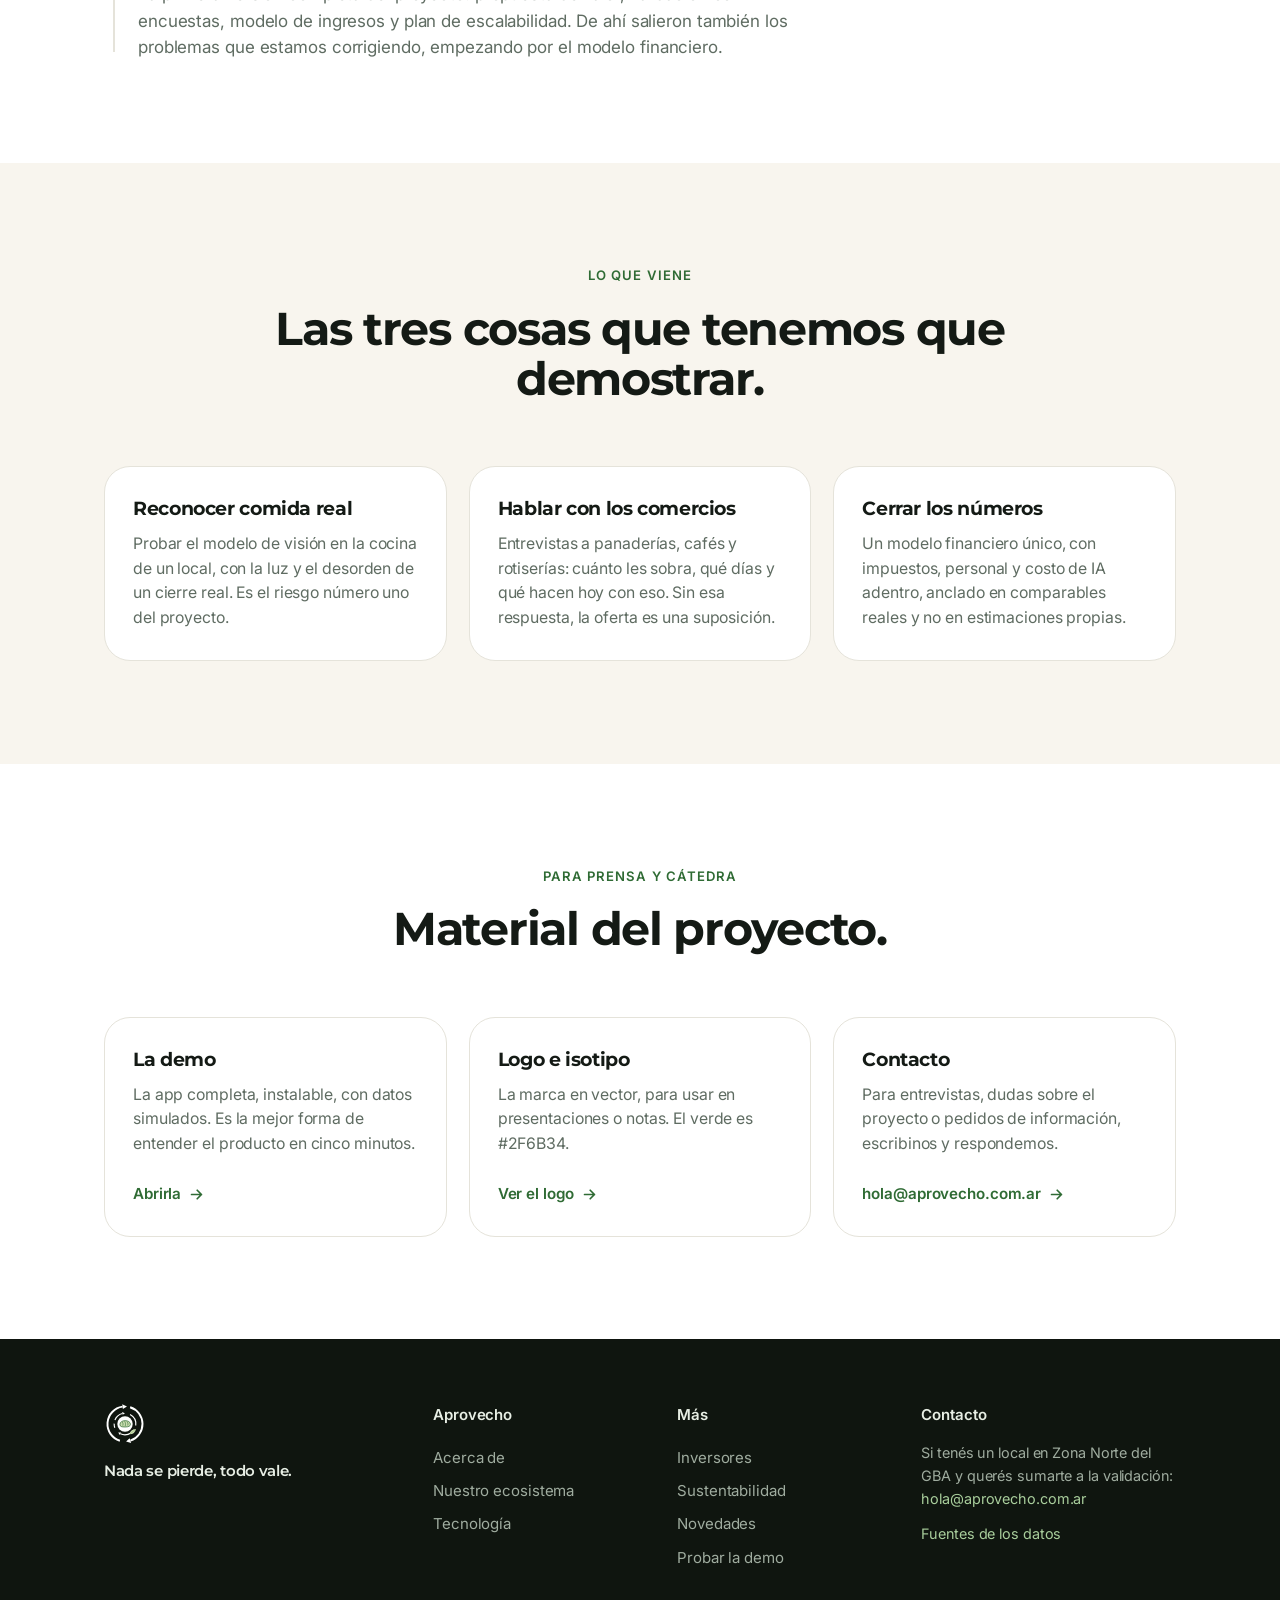
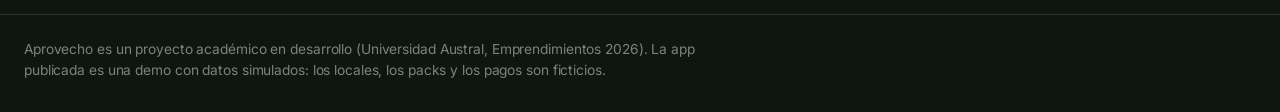
<file: novedades.html>
<!doctype html>
<html lang="es-AR">
<head>
<meta charset="utf-8">
<meta name="viewport" content="width=device-width, initial-scale=1">
<title>Novedades · Aprovecho</title>
<meta name="description" content="La cronología del proyecto, lo que viene y el material para prensa.">
<meta name="theme-color" content="#2F6B34">
<meta name="color-scheme" content="light">
<link rel="icon" href="icons/favicon.svg" type="image/svg+xml">
<link rel="icon" href="icons/favicon-32.png" sizes="32x32" type="image/png">
<link rel="apple-touch-icon" href="icons/apple-touch-icon.png">
<meta property="og:type" content="website">
<meta property="og:site_name" content="Aprovecho">
<meta property="og:locale" content="es_AR">
<meta property="og:title" content="Novedades · Aprovecho">
<meta property="og:description" content="La cronología del proyecto, lo que viene y el material para prensa.">
<meta property="og:url" content="https://ochomnalez.github.io/aprovecho-web/novedades.html">
<meta property="og:image" content="https://ochomnalez.github.io/aprovecho-web/img/og.png">
<meta property="og:image:width" content="1200">
<meta property="og:image:height" content="630">
<meta name="twitter:card" content="summary_large_image">
<link rel="canonical" href="https://ochomnalez.github.io/aprovecho-web/novedades.html">
<link rel="preconnect" href="https://fonts.googleapis.com">
<link rel="preconnect" href="https://fonts.gstatic.com" crossorigin>
<link href="https://fonts.googleapis.com/css2?family=Inter:wght@400;500;600&family=Montserrat:wght@600;700&display=swap" rel="stylesheet">
<link rel="stylesheet" href="css/web.css">
</head>
<body>
<a class="saltar" href="#contenido">Saltar al contenido</a>

<header class="cabecera" id="cabecera">
  <div class="contenedor cabecera-fila">
    <a class="marca" href="index.html" aria-label="Aprovecho, inicio">
      <img src="img/aprovecho-isotipo.svg" alt="" width="34" height="34">
      <span>Aprovecho</span>
    </a>
    <nav class="menu" id="menu" aria-label="Principal">
      <a href="acerca.html">Acerca de</a>
      <div class="menu-desp" id="desp-eco">
        <button class="menu-btn" type="button" aria-expanded="false" aria-controls="lista-eco">Nuestro ecosistema <svg viewBox="0 0 24 24" width="16" height="16" fill="none" stroke="currentColor" stroke-width="2.2" stroke-linecap="round" stroke-linejoin="round" aria-hidden="true"><path d="m6 9 6 6 6-6"/></svg></button>
        <div class="desp" id="lista-eco">
          <a href="ecosistema.html#personas"><b>Para las personas</b><span>La app: mapa, reserva y retiro con QR</span></a>
          <a href="ecosistema.html#locales"><b>Para los locales</b><span>Publicar el excedente con una foto</span></a>
          <a href="ecosistema.html#estacion"><b>Estación de cocina</b><span>Balanza y cámara que miden la merma</span></a>
          <a href="ecosistema.html#intelligence"><b>Intelligence</b><span>Sugerencias y comparación entre sucursales</span></a>
          <a href="ecosistema.html#reportes"><b>Reportes de impacto</b><span>Excel y PDF con su metodología</span></a>
          <a href="ecosistema.html#planes"><b>Planes</b><span>Básico, Smart e Intelligence</span></a>
        </div>
      </div>
      <a href="tecnologia.html">Tecnología</a>
      <a href="inversores.html">Inversores</a>
      <a href="sustentabilidad.html">Sustentabilidad</a>
      <a href="novedades.html" class="pastilla actual">Novedades</a>
    </nav>
    <a class="btn btn-verde btn-chico" href="https://ochomnalez.github.io/aprovecho-app/" target="_blank" rel="noopener">Probar la demo</a>
    <button class="hamburguesa" id="hamburguesa" type="button" aria-expanded="false" aria-controls="menu" aria-label="Abrir el menú"><span></span></button>
  </div>
</header>

<main id="contenido">

  <section class="portada-seccion">
    <div class="deco-ilus" aria-hidden="true"><span data-ilus="cafe" data-tam="150"></span><span data-ilus="torta" data-tam="150"></span><span data-ilus="caja" data-tam="150"></span></div>
    <div class="contenedor">
      <p class="ruta-migas"><a href="index.html">Inicio</a> <span aria-hidden="true">›</span> Novedades</p>
      <h1>En qué anduvimos y <span class="titulo-caja">qué viene ahora</span>.</h1>
      <p class="bajada">La cronología del proyecto, sin retoques: lo que se hizo, lo que se tiró a la basura y lo que falta.</p>
    </div>
  </section>
  <section class="seccion">
    <div class="contenedor">
      <ol class="tiempo">
        <li class="hito">
          <span class="fecha">Septiembre de 2026</span>
          <h3>Sitio público</h3>
          <p>Publicamos esta página para explicar el proyecto de los dos lados del mostrador, con la demo embebida y una sección que dice qué funciona de verdad, qué está simulado y qué falta validar.</p>
        </li>
        <li class="hito">
          <span class="fecha">Septiembre de 2026</span>
          <h3>Tercera versión de la app</h3>
          <p>Rediseño completo con la cara de una app de uso diario: portada con recomendaciones, filas que se deslizan, transiciones entre secciones y la barra de abajo con el resaltado que sigue al dedo. Se puede instalar en el celular y funciona sin internet.</p>
        </li>
        <li>
          <span class="fecha">Septiembre de 2026</span>
          <h3>Demo instalable, de los dos lados</h3>
          <p>La primera versión pública de la app: mapa real, reserva con pago simulado, retiro con QR, publicación por foto, estación de pesaje, panel de Intelligence y reportes en Excel y PDF. Quedó archivada y sigue accesible como versión 2.</p>
        </li>
        <li class="hito">
          <span class="fecha">Entre junio y septiembre de 2026</span>
          <h3>El pivot: de vender excedente a medirlo</h3>
          <p>Al analizar el punto débil de las plataformas existentes (la carga manual del comercio), cambiamos la pieza central del producto: la carga pasó a ser una foto y el dato que queda atrás pasó a ser el activo. Aparecieron los tres planes: Básico, Smart e Intelligence.</p>
        </li>
        <li>
          <span class="fecha">Entre junio y septiembre de 2026</span>
          <h3>Revisión de la competencia</h3>
          <p>Actualizamos el mapa competitivo con cifras verificadas de los jugadores que ya operan en Argentina. Conclusión incómoda y útil: el mercado no está vacío, así que “llegar primero a Zona Norte” dejó de ser un argumento.</p>
        </li>
        <li>
          <span class="fecha">Junio de 2026</span>
          <h3>Entregable final de la materia</h3>
          <p>La primera versión completa del proyecto: propuesta de valor, validación con encuestas, modelo de ingresos y plan de escalabilidad. De ahí salieron también los problemas que estamos corrigiendo, empezando por el modelo financiero.</p>
        </li>
      </ol>
    </div>
  </section>

  <section class="seccion crema">
    <div class="contenedor">
      <div class="encabezado-seccion">
        <p class="ojo">Lo que viene</p>
        <h2>Las tres cosas que tenemos que demostrar.</h2>
      </div>
      <div class="grilla tres">
        <article class="tarjeta">
          <h3>Reconocer comida real</h3>
          <p>Probar el modelo de visión en la cocina de un local, con la luz y el desorden de un cierre real. Es el riesgo número uno del proyecto.</p>
        </article>
        <article class="tarjeta">
          <h3>Hablar con los comercios</h3>
          <p>Entrevistas a panaderías, cafés y rotiserías: cuánto les sobra, qué días y qué hacen hoy con eso. Sin esa respuesta, la oferta es una suposición.</p>
        </article>
        <article class="tarjeta">
          <h3>Cerrar los números</h3>
          <p>Un modelo financiero único, con impuestos, personal y costo de IA adentro, anclado en comparables reales y no en estimaciones propias.</p>
        </article>
      </div>
    </div>
  </section>

  <section class="seccion">
    <div class="contenedor">
      <div class="encabezado-seccion">
        <p class="ojo">Para prensa y cátedra</p>
        <h2>Material del proyecto.</h2>
      </div>
      <div class="grilla tres">
        <a class="tarjeta enlazada" href="https://ochomnalez.github.io/aprovecho-app/" target="_blank" rel="noopener">
          <h3>La demo</h3>
          <p>La app completa, instalable, con datos simulados. Es la mejor forma de entender el producto en cinco minutos.</p>
          <span class="flecha">Abrirla <svg viewBox="0 0 24 24" width="17" height="17" fill="none" stroke="currentColor" stroke-width="2.4" stroke-linecap="round" stroke-linejoin="round" aria-hidden="true"><path d="M5 12h14M13 6l6 6-6 6"/></svg></span>
        </a>
        <a class="tarjeta enlazada" href="img/aprovecho-logo.svg" target="_blank" rel="noopener">
          <h3>Logo e isotipo</h3>
          <p>La marca en vector, para usar en presentaciones o notas. El verde es #2F6B34.</p>
          <span class="flecha">Ver el logo <svg viewBox="0 0 24 24" width="17" height="17" fill="none" stroke="currentColor" stroke-width="2.4" stroke-linecap="round" stroke-linejoin="round" aria-hidden="true"><path d="M5 12h14M13 6l6 6-6 6"/></svg></span>
        </a>
        <a class="tarjeta enlazada" href="mailto:hola@aprovecho.com.ar?subject=Consulta%20de%20prensa">
          <h3>Contacto</h3>
          <p>Para entrevistas, dudas sobre el proyecto o pedidos de información, escribinos y respondemos.</p>
          <span class="flecha">hola@aprovecho.com.ar <svg viewBox="0 0 24 24" width="17" height="17" fill="none" stroke="currentColor" stroke-width="2.4" stroke-linecap="round" stroke-linejoin="round" aria-hidden="true"><path d="M5 12h14M13 6l6 6-6 6"/></svg></span>
        </a>
      </div>
    </div>
  </section>

</main>

<footer class="pie">
  <div class="contenedor pie-grilla">
    <div class="pie-col">
      <img class="pie-logo" src="img/aprovecho-isotipo-blanco.svg" alt="Aprovecho" width="44" height="44">
      <p class="pie-lema">Nada se pierde, todo vale.</p>
    </div>
    <div class="pie-col">
      <p class="pie-eti">Aprovecho</p>
      <a href="acerca.html">Acerca de</a>
      <a href="ecosistema.html">Nuestro ecosistema</a>
      <a href="tecnologia.html">Tecnología</a>
    </div>
    <div class="pie-col">
      <p class="pie-eti">Más</p>
      <a href="inversores.html">Inversores</a>
      <a href="sustentabilidad.html">Sustentabilidad</a>
      <a href="novedades.html">Novedades</a>
      <a href="https://ochomnalez.github.io/aprovecho-app/" target="_blank" rel="noopener">Probar la demo</a>
    </div>
    <div class="pie-col">
      <p class="pie-eti">Contacto</p>
      <p class="pie-contacto">
        Si tenés un local en Zona Norte del GBA y querés sumarte a la validación:<br>
        <a href="mailto:hola@aprovecho.com.ar?subject=Quiero%20sumar%20mi%20local%20a%20Aprovecho">hola@aprovecho.com.ar</a>
      </p>
      <p class="pie-contacto" style="margin-top:12px"><a href="sustentabilidad.html#fuentes">Fuentes de los datos</a></p>
    </div>
  </div>
  <div class="contenedor pie-legal">
    <p>Aprovecho es un proyecto académico en desarrollo (Universidad Austral, Emprendimientos 2026). La app publicada es una demo con datos simulados: los locales, los packs y los pagos son ficticios.</p>
  </div>
</footer>

<script type="module" src="js/web.js"></script>
</body>
</html>
</file>
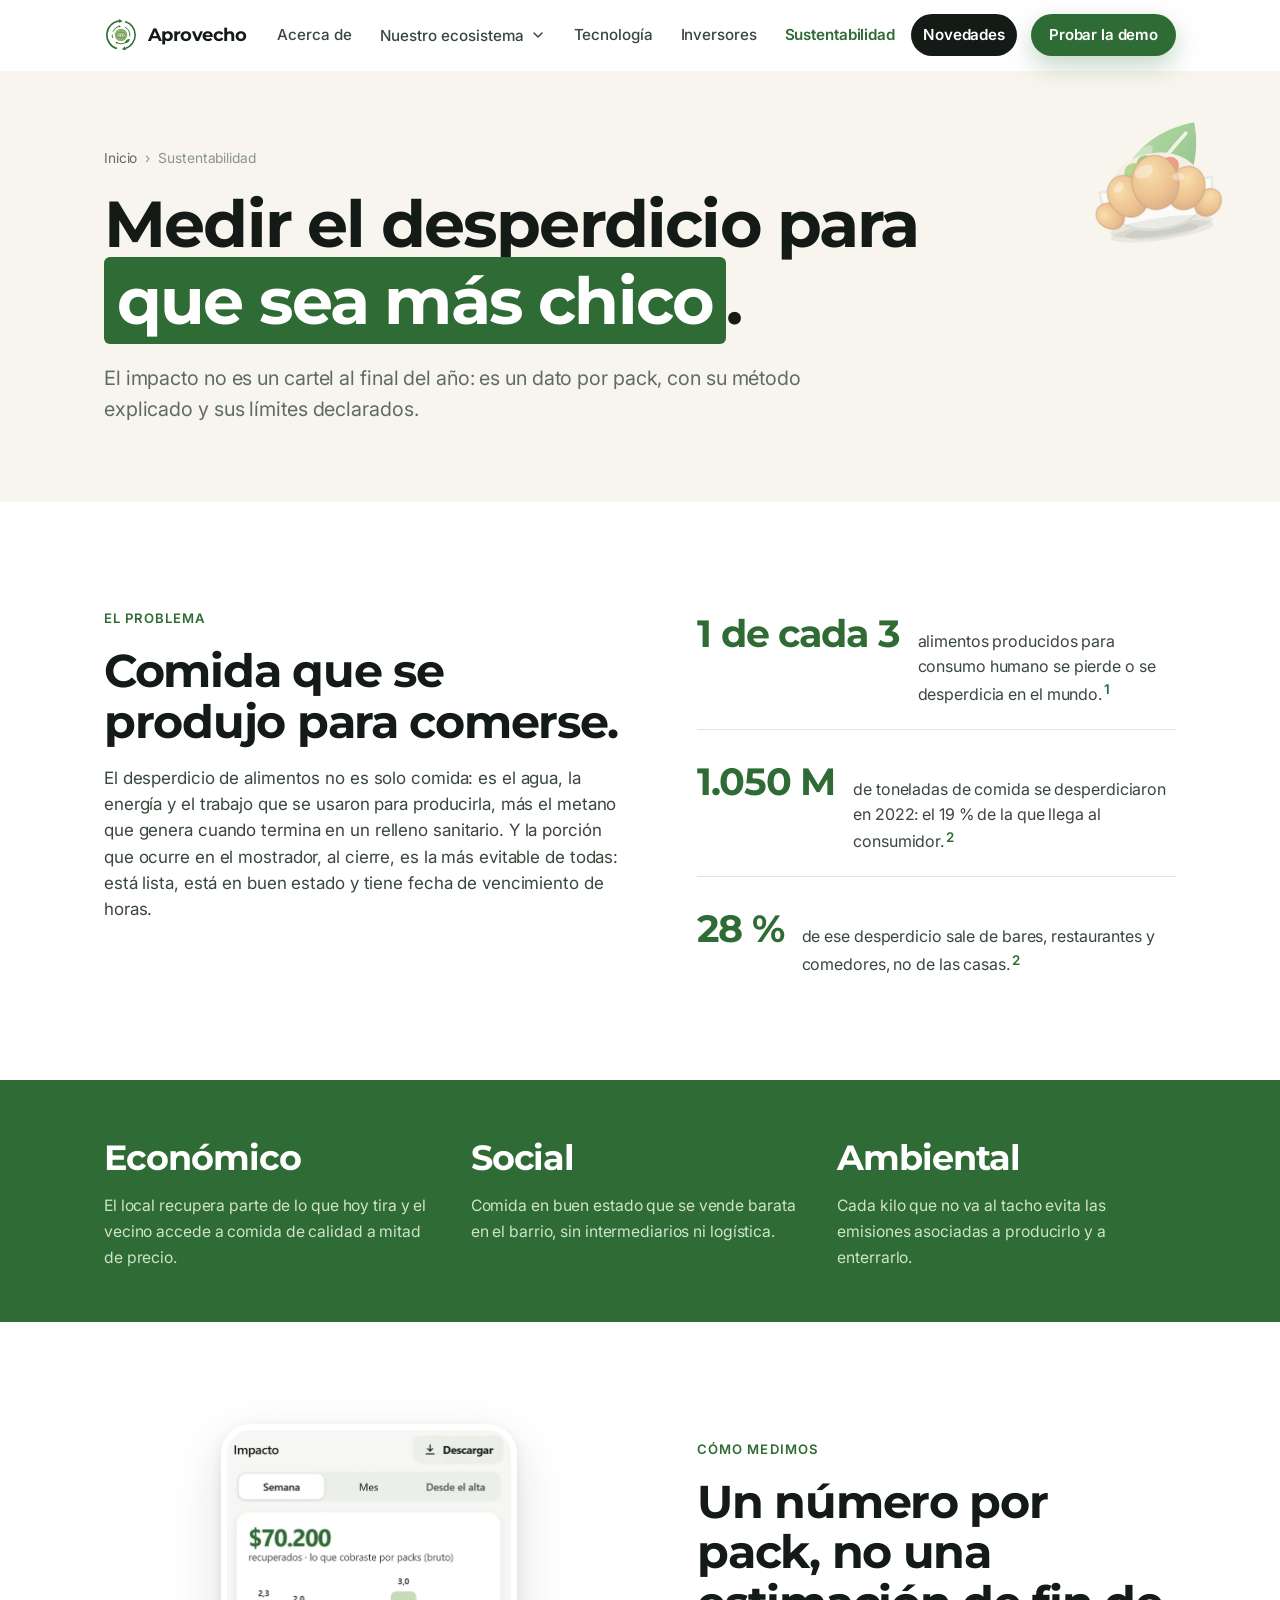
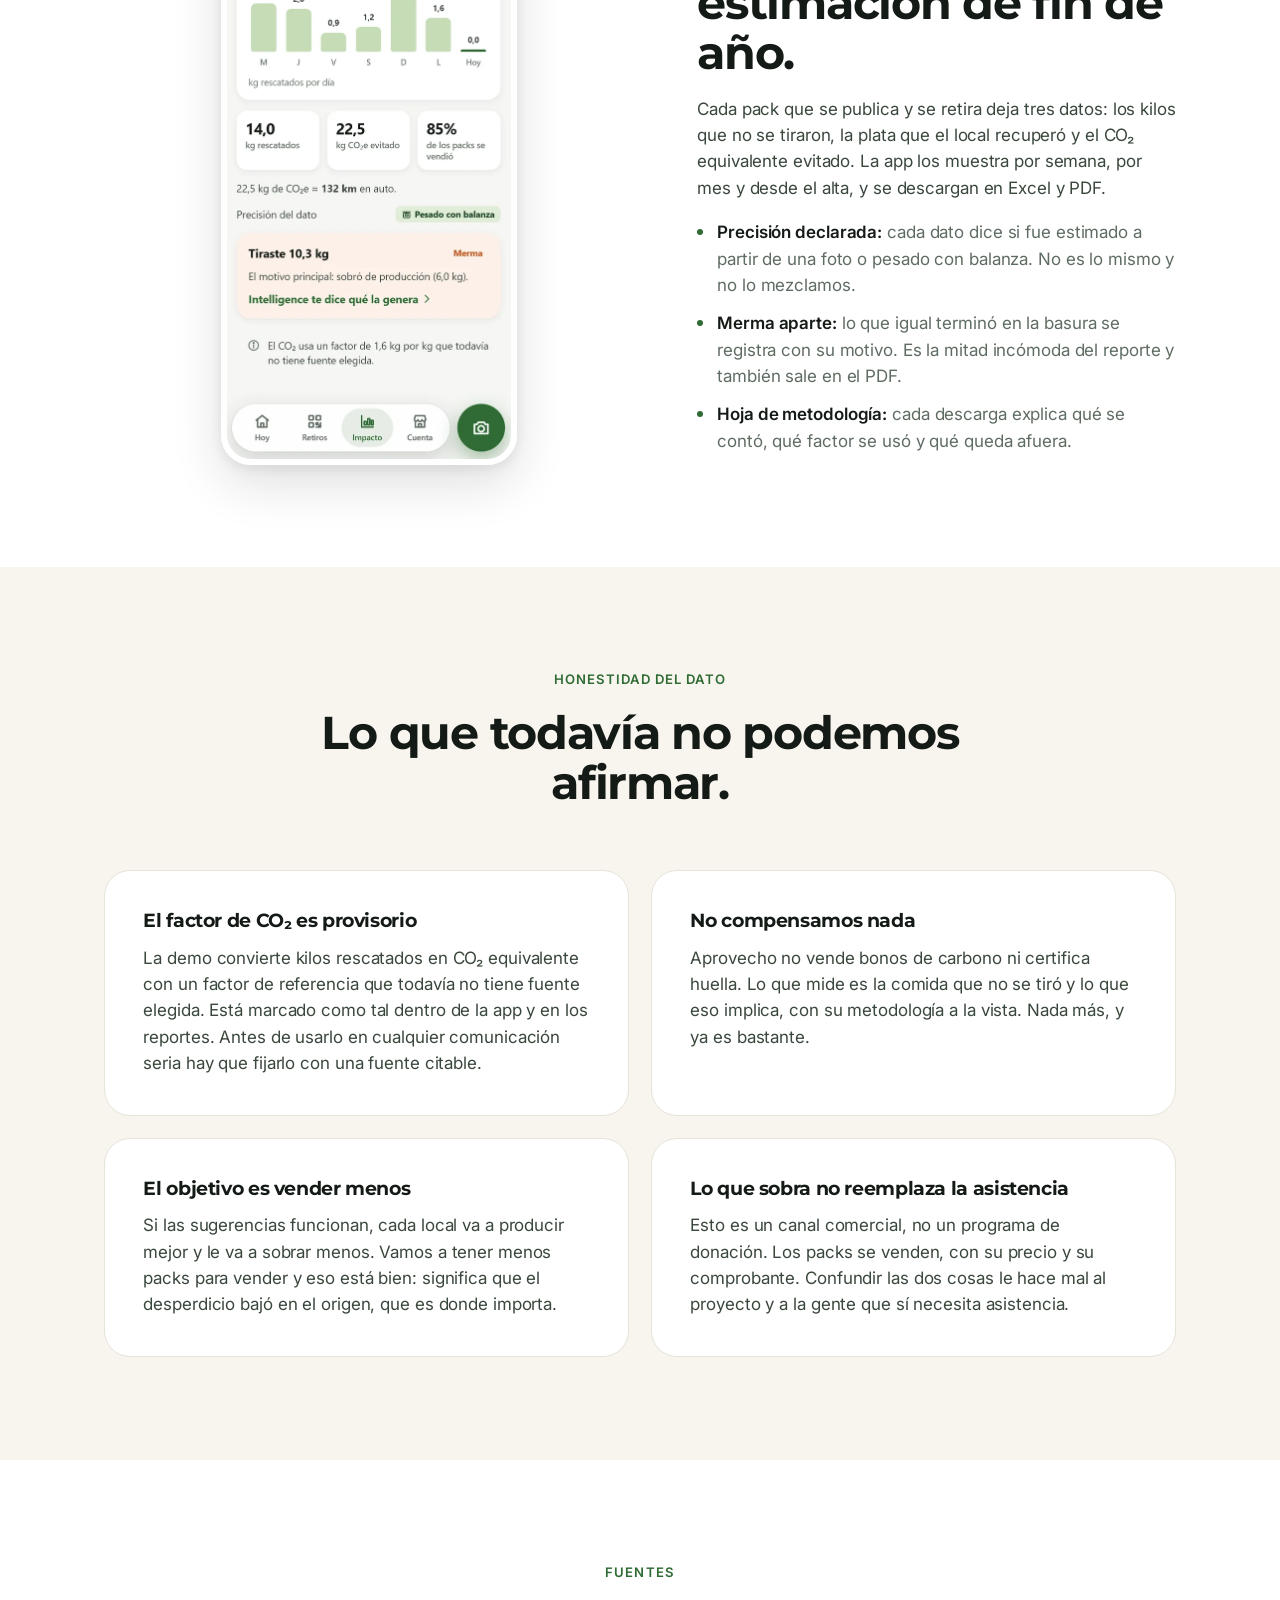
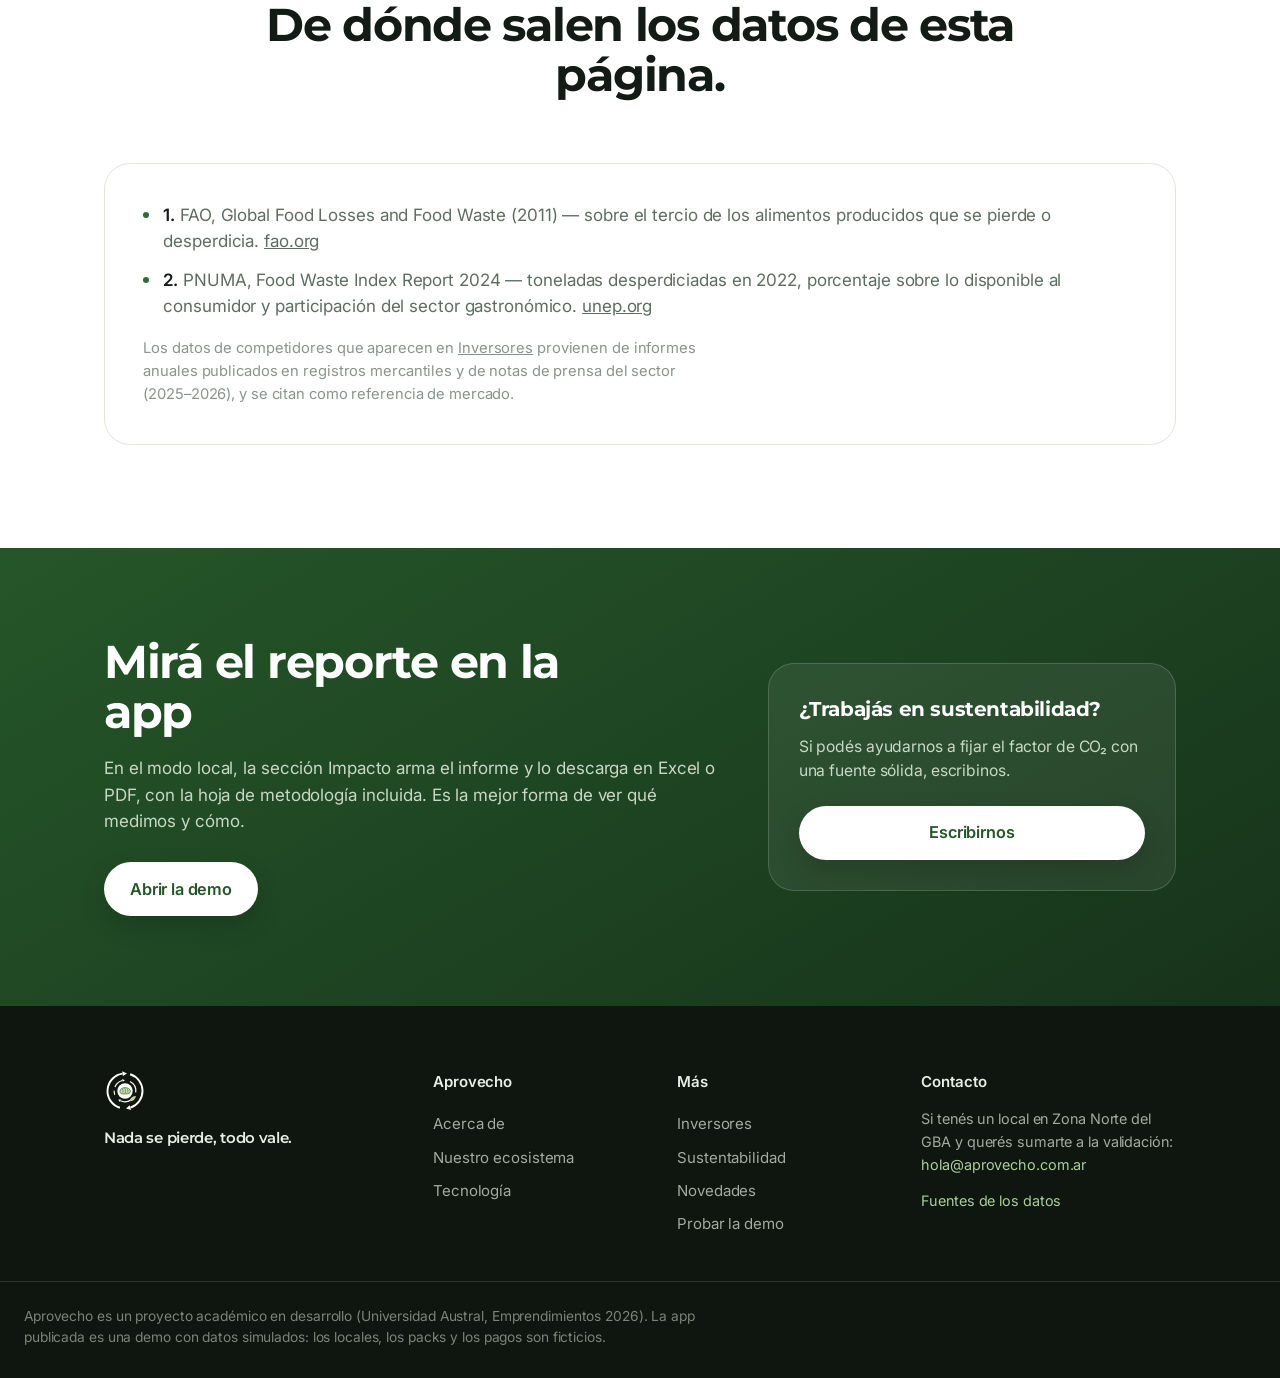
<file: sustentabilidad.html>
<!doctype html>
<html lang="es-AR">
<head>
<meta charset="utf-8">
<meta name="viewport" content="width=device-width, initial-scale=1">
<title>Sustentabilidad · Aprovecho</title>
<meta name="description" content="Cómo medimos el impacto de cada pack, con qué método y con qué límites declarados.">
<meta name="theme-color" content="#2F6B34">
<meta name="color-scheme" content="light">
<link rel="icon" href="icons/favicon.svg" type="image/svg+xml">
<link rel="icon" href="icons/favicon-32.png" sizes="32x32" type="image/png">
<link rel="apple-touch-icon" href="icons/apple-touch-icon.png">
<meta property="og:type" content="website">
<meta property="og:site_name" content="Aprovecho">
<meta property="og:locale" content="es_AR">
<meta property="og:title" content="Sustentabilidad · Aprovecho">
<meta property="og:description" content="Cómo medimos el impacto de cada pack, con qué método y con qué límites declarados.">
<meta property="og:url" content="https://ochomnalez.github.io/aprovecho-web/sustentabilidad.html">
<meta property="og:image" content="https://ochomnalez.github.io/aprovecho-web/img/og.png">
<meta property="og:image:width" content="1200">
<meta property="og:image:height" content="630">
<meta name="twitter:card" content="summary_large_image">
<link rel="canonical" href="https://ochomnalez.github.io/aprovecho-web/sustentabilidad.html">
<link rel="preconnect" href="https://fonts.googleapis.com">
<link rel="preconnect" href="https://fonts.gstatic.com" crossorigin>
<link href="https://fonts.googleapis.com/css2?family=Inter:wght@400;500;600&family=Montserrat:wght@600;700&display=swap" rel="stylesheet">
<link rel="stylesheet" href="css/web.css">
</head>
<body>
<a class="saltar" href="#contenido">Saltar al contenido</a>

<header class="cabecera" id="cabecera">
  <div class="contenedor cabecera-fila">
    <a class="marca" href="index.html" aria-label="Aprovecho, inicio">
      <img src="img/aprovecho-isotipo.svg" alt="" width="34" height="34">
      <span>Aprovecho</span>
    </a>
    <nav class="menu" id="menu" aria-label="Principal">
      <a href="acerca.html">Acerca de</a>
      <div class="menu-desp" id="desp-eco">
        <button class="menu-btn" type="button" aria-expanded="false" aria-controls="lista-eco">Nuestro ecosistema <svg viewBox="0 0 24 24" width="16" height="16" fill="none" stroke="currentColor" stroke-width="2.2" stroke-linecap="round" stroke-linejoin="round" aria-hidden="true"><path d="m6 9 6 6 6-6"/></svg></button>
        <div class="desp" id="lista-eco">
          <a href="ecosistema.html#personas"><b>Para las personas</b><span>La app: mapa, reserva y retiro con QR</span></a>
          <a href="ecosistema.html#locales"><b>Para los locales</b><span>Publicar el excedente con una foto</span></a>
          <a href="ecosistema.html#estacion"><b>Estación de cocina</b><span>Balanza y cámara que miden la merma</span></a>
          <a href="ecosistema.html#intelligence"><b>Intelligence</b><span>Sugerencias y comparación entre sucursales</span></a>
          <a href="ecosistema.html#reportes"><b>Reportes de impacto</b><span>Excel y PDF con su metodología</span></a>
          <a href="ecosistema.html#planes"><b>Planes</b><span>Básico, Smart e Intelligence</span></a>
        </div>
      </div>
      <a href="tecnologia.html">Tecnología</a>
      <a href="inversores.html">Inversores</a>
      <a href="sustentabilidad.html" class="actual">Sustentabilidad</a>
      <a href="novedades.html" class="pastilla">Novedades</a>
    </nav>
    <a class="btn btn-verde btn-chico" href="https://ochomnalez.github.io/aprovecho-app/" target="_blank" rel="noopener">Probar la demo</a>
    <button class="hamburguesa" id="hamburguesa" type="button" aria-expanded="false" aria-controls="menu" aria-label="Abrir el menú"><span></span></button>
  </div>
</header>

<main id="contenido">

  <section class="portada-seccion">
    <div class="deco-ilus" aria-hidden="true"><span data-ilus="hoja" data-tam="150"></span><span data-ilus="vianda" data-tam="150"></span><span data-ilus="medialuna" data-tam="150"></span></div>
    <div class="contenedor">
      <p class="ruta-migas"><a href="index.html">Inicio</a> <span aria-hidden="true">›</span> Sustentabilidad</p>
      <h1>Medir el desperdicio para <span class="titulo-caja">que sea más chico</span>.</h1>
      <p class="bajada">El impacto no es un cartel al final del año: es un dato por pack, con su método explicado y sus límites declarados.</p>
    </div>
  </section>
  <section class="seccion">
    <div class="contenedor dos-columnas">
      <div>
        <p class="ojo">El problema</p>
        <h2>Comida que se produjo para comerse.</h2>
        <p class="parrafo">El desperdicio de alimentos no es solo comida: es el agua, la energía y el trabajo que se usaron para producirla, más el metano que genera cuando termina en un relleno sanitario. Y la porción que ocurre en el mostrador, al cierre, es la más evitable de todas: está lista, está en buen estado y tiene fecha de vencimiento de horas.</p>
      </div>
      <ul class="datos">
        <li>
          <b>1 de cada 3</b>
          <span>alimentos producidos para consumo humano se pierde o se desperdicia en el mundo.<a class="nota-ref" href="#fuentes"><sup>1</sup></a></span>
        </li>
        <li>
          <b>1.050 M</b>
          <span>de toneladas de comida se desperdiciaron en 2022: el 19 % de la que llega al consumidor.<a class="nota-ref" href="#fuentes"><sup>2</sup></a></span>
        </li>
        <li>
          <b>28 %</b>
          <span>de ese desperdicio sale de bares, restaurantes y comedores, no de las casas.<a class="nota-ref" href="#fuentes"><sup>2</sup></a></span>
        </li>
      </ul>
    </div>
  </section>

  <section class="franja">
    <div class="contenedor">
      <div><b>Económico</b><span>El local recupera parte de lo que hoy tira y el vecino accede a comida de calidad a mitad de precio.</span></div>
      <div><b>Social</b><span>Comida en buen estado que se vende barata en el barrio, sin intermediarios ni logística.</span></div>
      <div><b>Ambiental</b><span>Cada kilo que no va al tacho evita las emisiones asociadas a producirlo y a enterrarlo.</span></div>
    </div>
  </section>

  <section class="seccion">
    <div class="contenedor dos-columnas alineado invertido">
      <div class="captura-suelta">
        <img loading="lazy" src="img/app/impacto.webp" alt="Pantalla de impacto: kilos rescatados, CO2 evitado y porcentaje vendido" width="585" height="1266">
      </div>
      <div>
        <p class="ojo">Cómo medimos</p>
        <h2>Un número por pack, no una estimación de fin de año.</h2>
        <p class="parrafo">Cada pack que se publica y se retira deja tres datos: los kilos que no se tiraron, la plata que el local recuperó y el CO₂ equivalente evitado. La app los muestra por semana, por mes y desde el alta, y se descargan en Excel y PDF.</p>
        <ul class="lista-puntos">
          <li><b>Precisión declarada:</b> cada dato dice si fue estimado a partir de una foto o pesado con balanza. No es lo mismo y no lo mezclamos.</li>
          <li><b>Merma aparte:</b> lo que igual terminó en la basura se registra con su motivo. Es la mitad incómoda del reporte y también sale en el PDF.</li>
          <li><b>Hoja de metodología:</b> cada descarga explica qué se contó, qué factor se usó y qué queda afuera.</li>
        </ul>
      </div>
    </div>
  </section>

  <section class="seccion crema">
    <div class="contenedor">
      <div class="encabezado-seccion">
        <p class="ojo">Honestidad del dato</p>
        <h2>Lo que todavía no podemos afirmar.</h2>
      </div>
      <div class="grilla dos">
        <article class="bloque">
          <h3>El factor de CO₂ es provisorio</h3>
          <p class="parrafo" style="margin-top:0">La demo convierte kilos rescatados en CO₂ equivalente con un factor de referencia que todavía no tiene fuente elegida. Está marcado como tal dentro de la app y en los reportes. Antes de usarlo en cualquier comunicación seria hay que fijarlo con una fuente citable.</p>
        </article>
        <article class="bloque">
          <h3>No compensamos nada</h3>
          <p class="parrafo" style="margin-top:0">Aprovecho no vende bonos de carbono ni certifica huella. Lo que mide es la comida que no se tiró y lo que eso implica, con su metodología a la vista. Nada más, y ya es bastante.</p>
        </article>
        <article class="bloque">
          <h3>El objetivo es vender menos</h3>
          <p class="parrafo" style="margin-top:0">Si las sugerencias funcionan, cada local va a producir mejor y le va a sobrar menos. Vamos a tener menos packs para vender y eso está bien: significa que el desperdicio bajó en el origen, que es donde importa.</p>
        </article>
        <article class="bloque">
          <h3>Lo que sobra no reemplaza la asistencia</h3>
          <p class="parrafo" style="margin-top:0">Esto es un canal comercial, no un programa de donación. Los packs se venden, con su precio y su comprobante. Confundir las dos cosas le hace mal al proyecto y a la gente que sí necesita asistencia.</p>
        </article>
      </div>
    </div>
  </section>

  <section class="seccion" id="fuentes">
    <div class="contenedor">
      <div class="encabezado-seccion">
        <p class="ojo">Fuentes</p>
        <h2>De dónde salen los datos de esta página.</h2>
      </div>
      <div class="bloque">
        <ol class="lista-puntos" style="margin-top:0">
          <li><b>1.</b> FAO, <cite>Global Food Losses and Food Waste</cite> (2011) — sobre el tercio de los alimentos producidos que se pierde o desperdicia. <a href="https://www.fao.org/platform-food-loss-waste/en" target="_blank" rel="noopener">fao.org</a></li>
          <li><b>2.</b> PNUMA, <cite>Food Waste Index Report 2024</cite> — toneladas desperdiciadas en 2022, porcentaje sobre lo disponible al consumidor y participación del sector gastronómico. <a href="https://www.unep.org/resources/publication/food-waste-index-report-2024" target="_blank" rel="noopener">unep.org</a></li>
        </ol>
        <p class="pie-nota">Los datos de competidores que aparecen en <a href="inversores.html">Inversores</a> provienen de informes anuales publicados en registros mercantiles y de notas de prensa del sector (2025–2026), y se citan como referencia de mercado.</p>
      </div>
    </div>
  </section>

  <section class="cierre">
    <div class="contenedor cierre-grilla">
      <div>
        <h2>Mirá el reporte en la app</h2>
        <p class="parrafo">En el modo local, la sección Impacto arma el informe y lo descarga en Excel o PDF, con la hoja de metodología incluida. Es la mejor forma de ver qué medimos y cómo.</p>
        <a class="btn btn-blanco" href="https://ochomnalez.github.io/aprovecho-app/" target="_blank" rel="noopener">Abrir la demo</a>
      </div>
      <div class="cierre-app">
        <p class="cierre-eti">¿Trabajás en sustentabilidad?</p>
        <p class="parrafo chico">Si podés ayudarnos a fijar el factor de CO₂ con una fuente sólida, escribinos.</p>
        <a class="btn btn-blanco" href="mailto:hola@aprovecho.com.ar?subject=Sustentabilidad%20Aprovecho">Escribirnos</a>
      </div>
    </div>
  </section>

</main>

<footer class="pie">
  <div class="contenedor pie-grilla">
    <div class="pie-col">
      <img class="pie-logo" src="img/aprovecho-isotipo-blanco.svg" alt="Aprovecho" width="44" height="44">
      <p class="pie-lema">Nada se pierde, todo vale.</p>
    </div>
    <div class="pie-col">
      <p class="pie-eti">Aprovecho</p>
      <a href="acerca.html">Acerca de</a>
      <a href="ecosistema.html">Nuestro ecosistema</a>
      <a href="tecnologia.html">Tecnología</a>
    </div>
    <div class="pie-col">
      <p class="pie-eti">Más</p>
      <a href="inversores.html">Inversores</a>
      <a href="sustentabilidad.html">Sustentabilidad</a>
      <a href="novedades.html">Novedades</a>
      <a href="https://ochomnalez.github.io/aprovecho-app/" target="_blank" rel="noopener">Probar la demo</a>
    </div>
    <div class="pie-col">
      <p class="pie-eti">Contacto</p>
      <p class="pie-contacto">
        Si tenés un local en Zona Norte del GBA y querés sumarte a la validación:<br>
        <a href="mailto:hola@aprovecho.com.ar?subject=Quiero%20sumar%20mi%20local%20a%20Aprovecho">hola@aprovecho.com.ar</a>
      </p>
      <p class="pie-contacto" style="margin-top:12px"><a href="sustentabilidad.html#fuentes">Fuentes de los datos</a></p>
    </div>
  </div>
  <div class="contenedor pie-legal">
    <p>Aprovecho es un proyecto académico en desarrollo (Universidad Austral, Emprendimientos 2026). La app publicada es una demo con datos simulados: los locales, los packs y los pagos son ficticios.</p>
  </div>
</footer>

<script type="module" src="js/web.js"></script>
</body>
</html>
</file>
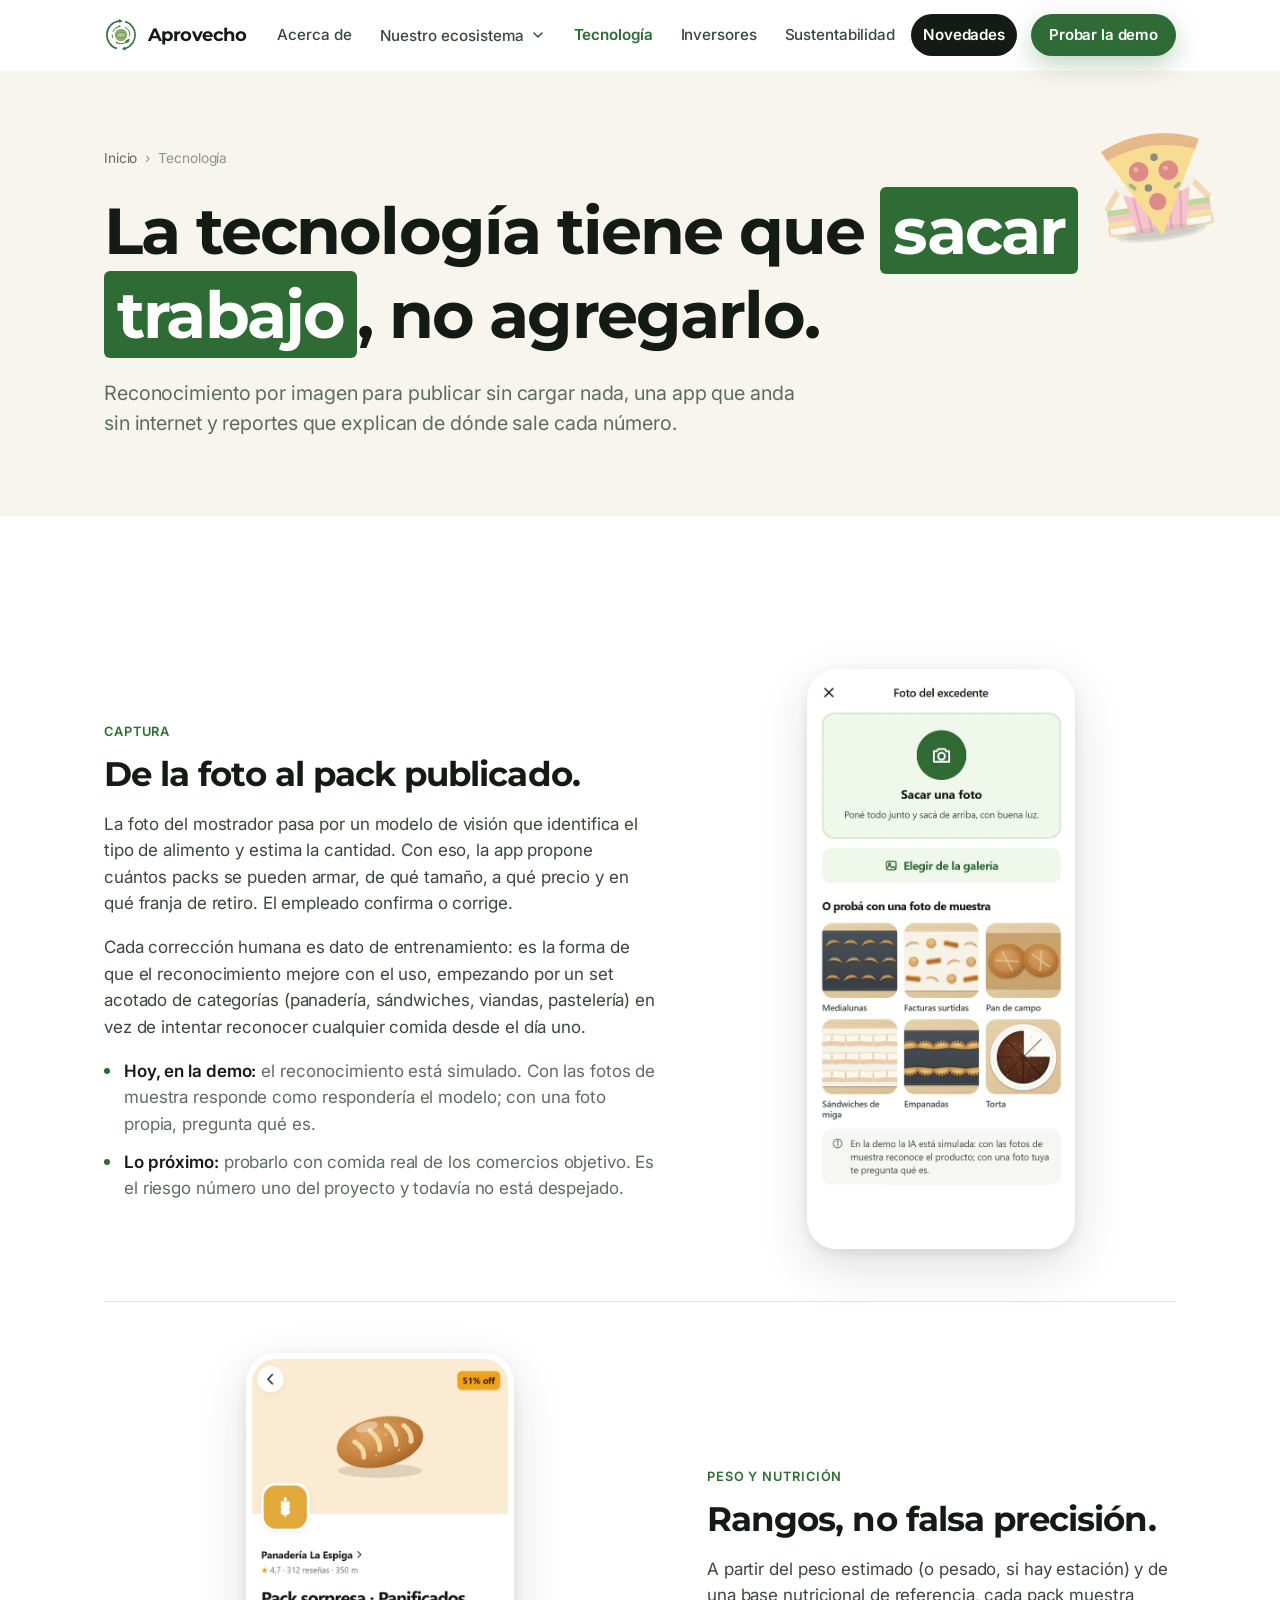
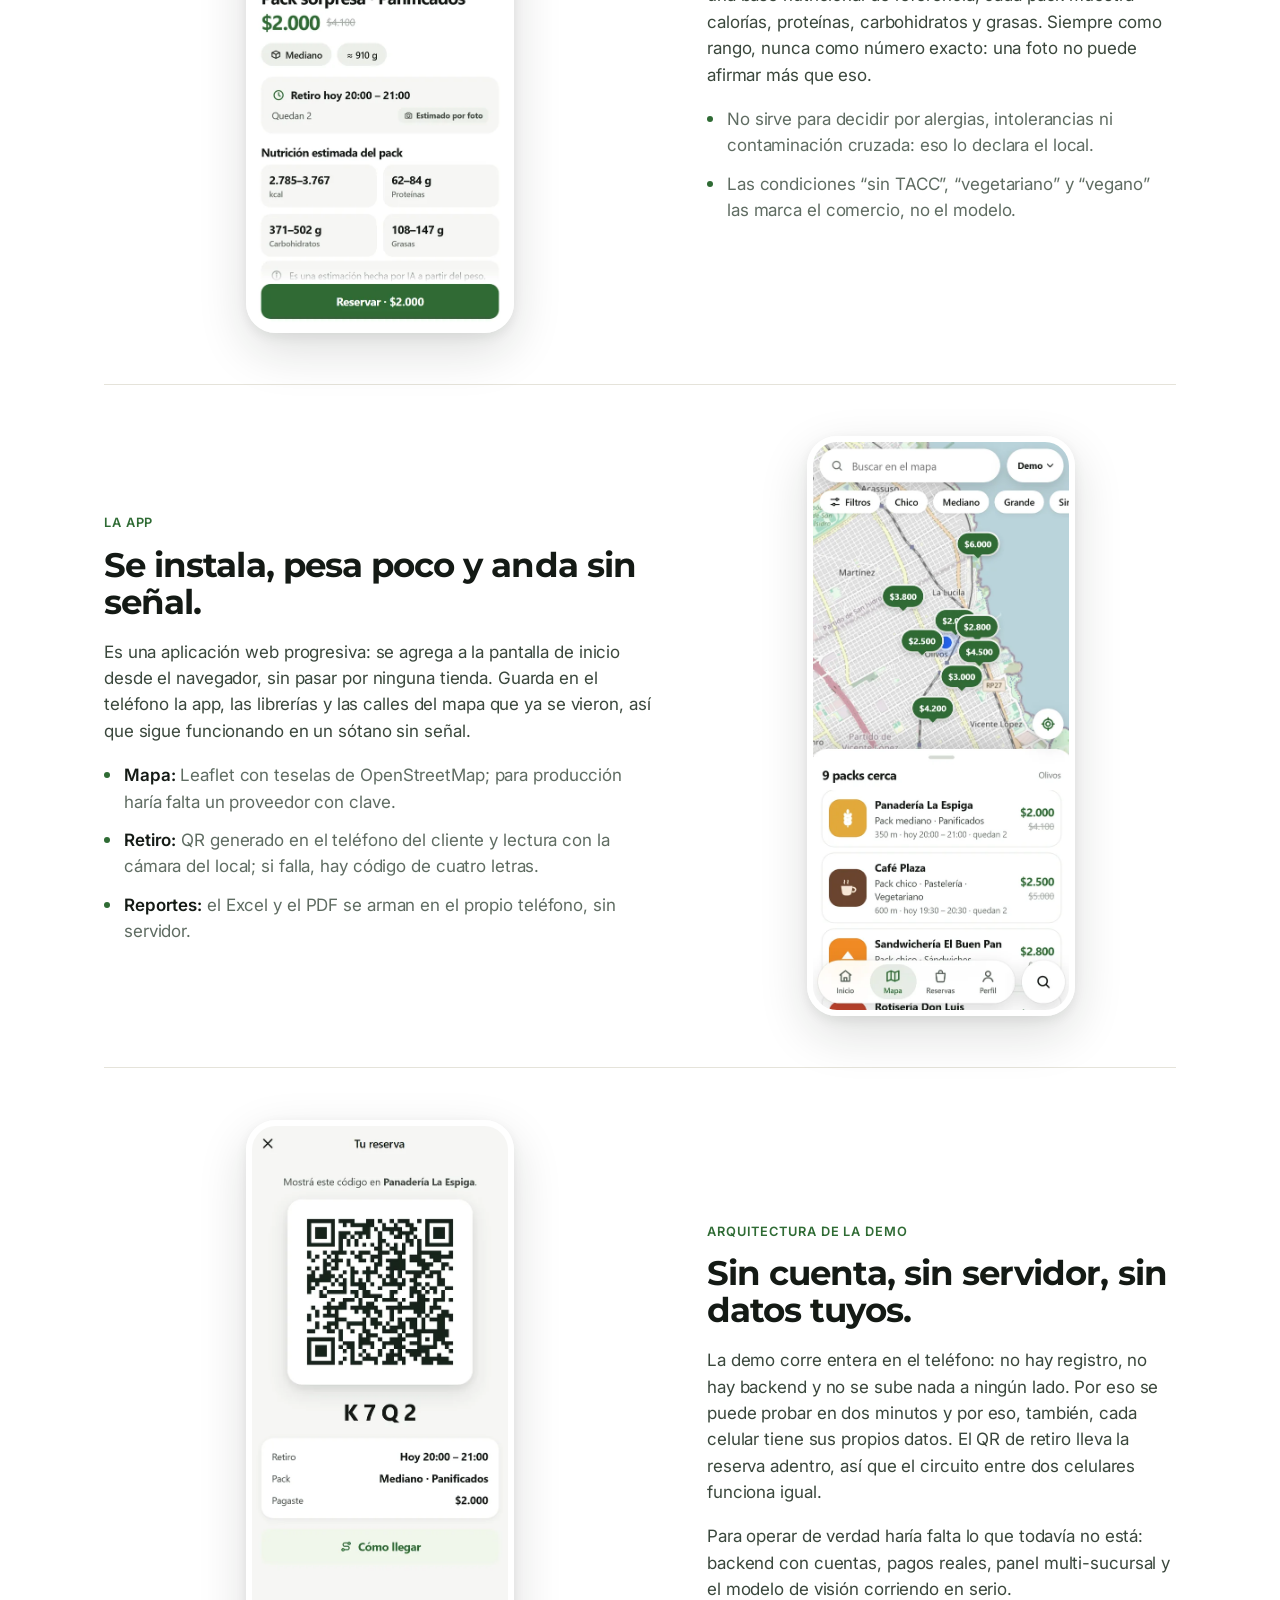
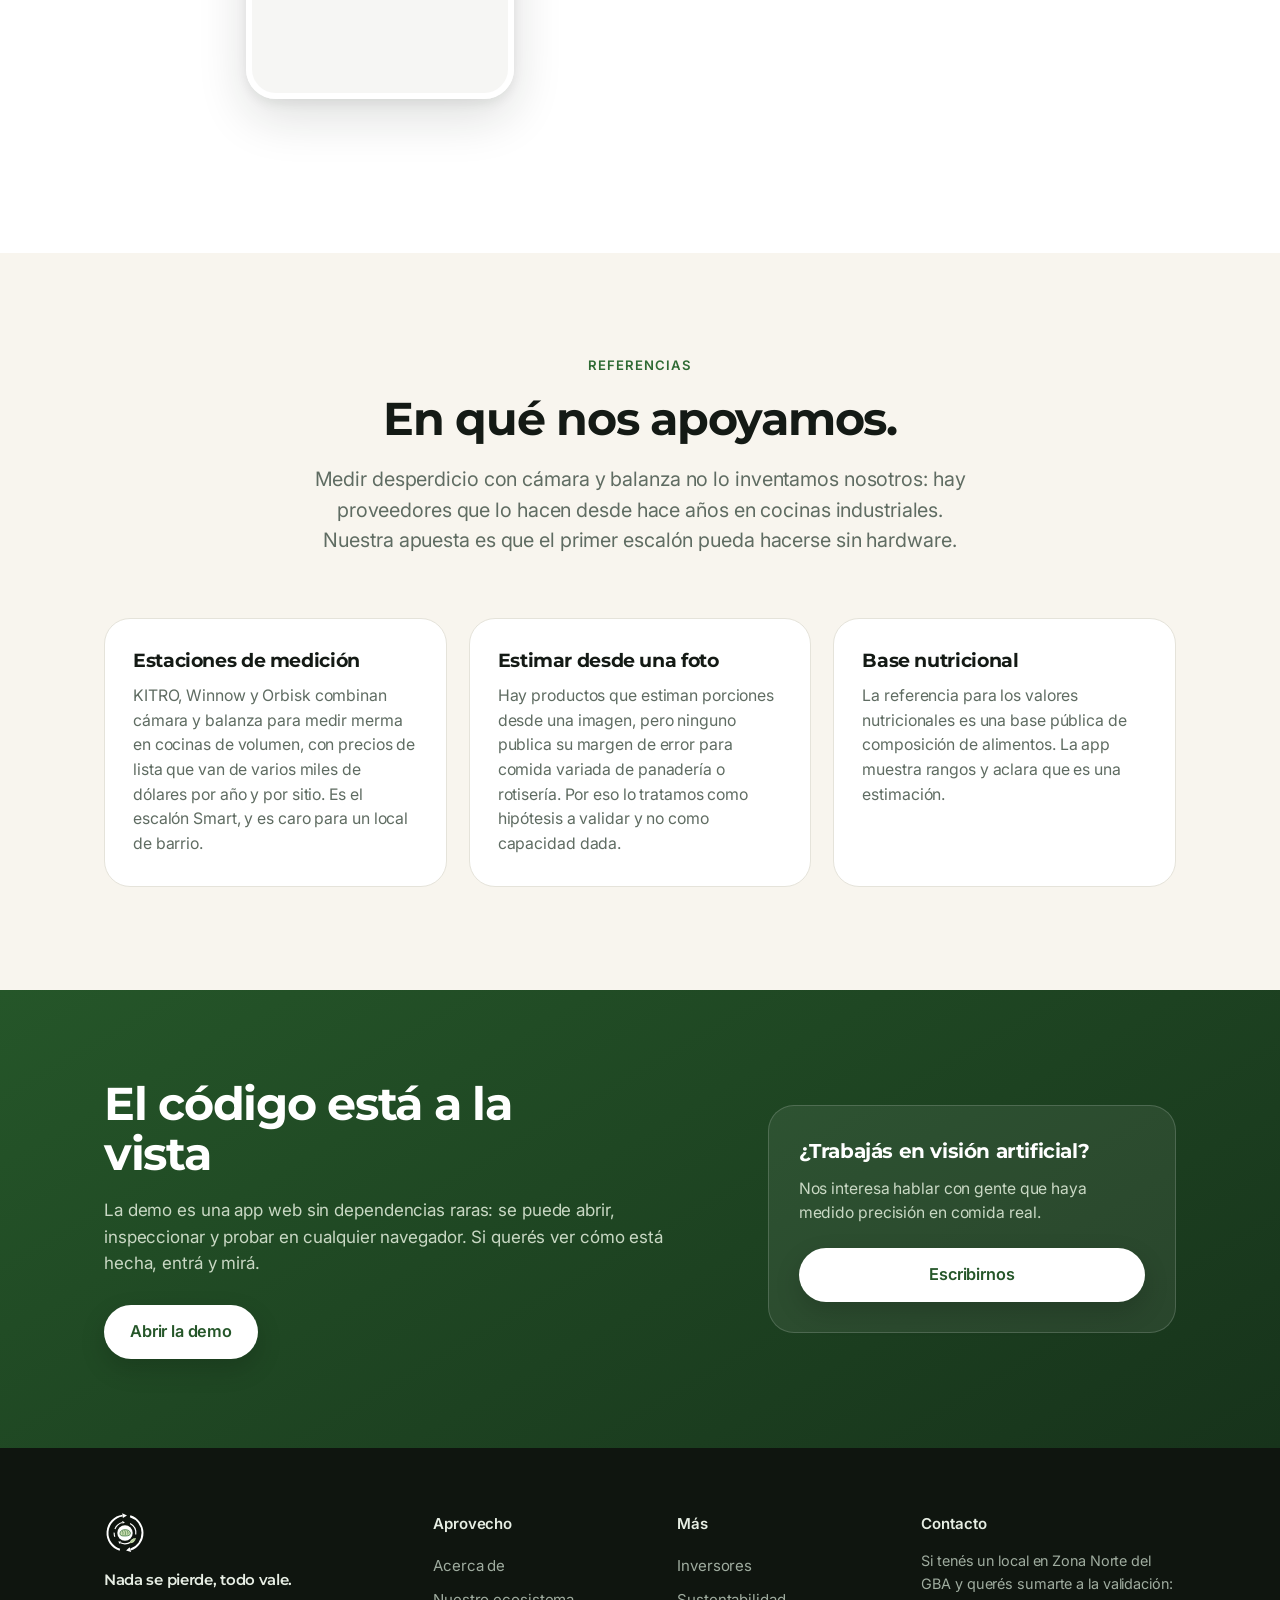
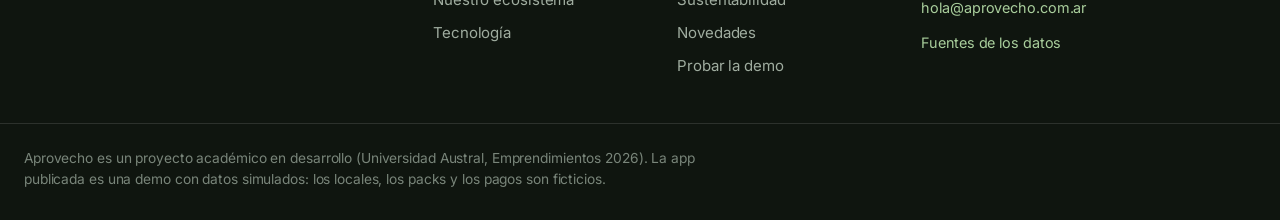
<file: tecnologia.html>
<!doctype html>
<html lang="es-AR">
<head>
<meta charset="utf-8">
<meta name="viewport" content="width=device-width, initial-scale=1">
<title>Tecnología · Aprovecho</title>
<meta name="description" content="Reconocimiento por imagen para publicar sin cargar nada, app instalable que funciona sin internet y reportes con su metodología.">
<meta name="theme-color" content="#2F6B34">
<meta name="color-scheme" content="light">
<link rel="icon" href="icons/favicon.svg" type="image/svg+xml">
<link rel="icon" href="icons/favicon-32.png" sizes="32x32" type="image/png">
<link rel="apple-touch-icon" href="icons/apple-touch-icon.png">
<meta property="og:type" content="website">
<meta property="og:site_name" content="Aprovecho">
<meta property="og:locale" content="es_AR">
<meta property="og:title" content="Tecnología · Aprovecho">
<meta property="og:description" content="Reconocimiento por imagen para publicar sin cargar nada, app instalable que funciona sin internet y reportes con su metodología.">
<meta property="og:url" content="https://ochomnalez.github.io/aprovecho-web/tecnologia.html">
<meta property="og:image" content="https://ochomnalez.github.io/aprovecho-web/img/og.png">
<meta property="og:image:width" content="1200">
<meta property="og:image:height" content="630">
<meta name="twitter:card" content="summary_large_image">
<link rel="canonical" href="https://ochomnalez.github.io/aprovecho-web/tecnologia.html">
<link rel="preconnect" href="https://fonts.googleapis.com">
<link rel="preconnect" href="https://fonts.gstatic.com" crossorigin>
<link href="https://fonts.googleapis.com/css2?family=Inter:wght@400;500;600&family=Montserrat:wght@600;700&display=swap" rel="stylesheet">
<link rel="stylesheet" href="css/web.css">
</head>
<body>
<a class="saltar" href="#contenido">Saltar al contenido</a>

<header class="cabecera" id="cabecera">
  <div class="contenedor cabecera-fila">
    <a class="marca" href="index.html" aria-label="Aprovecho, inicio">
      <img src="img/aprovecho-isotipo.svg" alt="" width="34" height="34">
      <span>Aprovecho</span>
    </a>
    <nav class="menu" id="menu" aria-label="Principal">
      <a href="acerca.html">Acerca de</a>
      <div class="menu-desp" id="desp-eco">
        <button class="menu-btn" type="button" aria-expanded="false" aria-controls="lista-eco">Nuestro ecosistema <svg viewBox="0 0 24 24" width="16" height="16" fill="none" stroke="currentColor" stroke-width="2.2" stroke-linecap="round" stroke-linejoin="round" aria-hidden="true"><path d="m6 9 6 6 6-6"/></svg></button>
        <div class="desp" id="lista-eco">
          <a href="ecosistema.html#personas"><b>Para las personas</b><span>La app: mapa, reserva y retiro con QR</span></a>
          <a href="ecosistema.html#locales"><b>Para los locales</b><span>Publicar el excedente con una foto</span></a>
          <a href="ecosistema.html#estacion"><b>Estación de cocina</b><span>Balanza y cámara que miden la merma</span></a>
          <a href="ecosistema.html#intelligence"><b>Intelligence</b><span>Sugerencias y comparación entre sucursales</span></a>
          <a href="ecosistema.html#reportes"><b>Reportes de impacto</b><span>Excel y PDF con su metodología</span></a>
          <a href="ecosistema.html#planes"><b>Planes</b><span>Básico, Smart e Intelligence</span></a>
        </div>
      </div>
      <a href="tecnologia.html" class="actual">Tecnología</a>
      <a href="inversores.html">Inversores</a>
      <a href="sustentabilidad.html">Sustentabilidad</a>
      <a href="novedades.html" class="pastilla">Novedades</a>
    </nav>
    <a class="btn btn-verde btn-chico" href="https://ochomnalez.github.io/aprovecho-app/" target="_blank" rel="noopener">Probar la demo</a>
    <button class="hamburguesa" id="hamburguesa" type="button" aria-expanded="false" aria-controls="menu" aria-label="Abrir el menú"><span></span></button>
  </div>
</header>

<main id="contenido">

  <section class="portada-seccion">
    <div class="deco-ilus" aria-hidden="true"><span data-ilus="sandwich" data-tam="150"></span><span data-ilus="cupcake" data-tam="150"></span><span data-ilus="pizza" data-tam="150"></span></div>
    <div class="contenedor">
      <p class="ruta-migas"><a href="index.html">Inicio</a> <span aria-hidden="true">›</span> Tecnología</p>
      <h1>La tecnología tiene que <span class="titulo-caja">sacar trabajo</span>, no agregarlo.</h1>
      <p class="bajada">Reconocimiento por imagen para publicar sin cargar nada, una app que anda sin internet y reportes que explican de dónde sale cada número.</p>
    </div>
  </section>
  <section class="seccion">
    <div class="contenedor">

      <article class="pieza">
        <div>
          <p class="eti-pieza">Captura</p>
          <h2>De la foto al pack publicado.</h2>
          <p class="parrafo">La foto del mostrador pasa por un modelo de visión que identifica el tipo de alimento y estima la cantidad. Con eso, la app propone cuántos packs se pueden armar, de qué tamaño, a qué precio y en qué franja de retiro. El empleado confirma o corrige.</p>
          <p class="parrafo">Cada corrección humana es dato de entrenamiento: es la forma de que el reconocimiento mejore con el uso, empezando por un set acotado de categorías (panadería, sándwiches, viandas, pastelería) en vez de intentar reconocer cualquier comida desde el día uno.</p>
          <ul class="lista-puntos">
            <li><b>Hoy, en la demo:</b> el reconocimiento está simulado. Con las fotos de muestra responde como respondería el modelo; con una foto propia, pregunta qué es.</li>
            <li><b>Lo próximo:</b> probarlo con comida real de los comercios objetivo. Es el riesgo número uno del proyecto y todavía no está despejado.</li>
          </ul>
        </div>
        <div class="captura-suelta">
          <img loading="lazy" src="img/app/camara.webp" alt="Pantalla de captura por foto con ejemplos" width="585" height="1266">
        </div>
      </article>

      <article class="pieza invertida">
        <div>
          <p class="eti-pieza">Peso y nutrición</p>
          <h2>Rangos, no falsa precisión.</h2>
          <p class="parrafo">A partir del peso estimado (o pesado, si hay estación) y de una base nutricional de referencia, cada pack muestra calorías, proteínas, carbohidratos y grasas. Siempre como rango, nunca como número exacto: una foto no puede afirmar más que eso.</p>
          <ul class="lista-puntos">
            <li>No sirve para decidir por alergias, intolerancias ni contaminación cruzada: eso lo declara el local.</li>
            <li>Las condiciones “sin TACC”, “vegetariano” y “vegano” las marca el comercio, no el modelo.</li>
          </ul>
        </div>
        <div class="captura-suelta">
          <img loading="lazy" src="img/app/pack.webp" alt="Nutrición estimada del pack, en rangos" width="585" height="1266">
        </div>
      </article>

      <article class="pieza">
        <div>
          <p class="eti-pieza">La app</p>
          <h2>Se instala, pesa poco y anda sin señal.</h2>
          <p class="parrafo">Es una aplicación web progresiva: se agrega a la pantalla de inicio desde el navegador, sin pasar por ninguna tienda. Guarda en el teléfono la app, las librerías y las calles del mapa que ya se vieron, así que sigue funcionando en un sótano sin señal.</p>
          <ul class="lista-puntos">
            <li><b>Mapa:</b> Leaflet con teselas de OpenStreetMap; para producción haría falta un proveedor con clave.</li>
            <li><b>Retiro:</b> QR generado en el teléfono del cliente y lectura con la cámara del local; si falla, hay código de cuatro letras.</li>
            <li><b>Reportes:</b> el Excel y el PDF se arman en el propio teléfono, sin servidor.</li>
          </ul>
        </div>
        <div class="captura-suelta">
          <img loading="lazy" src="img/app/mapa.webp" alt="Mapa de la app con los packs cerca" width="585" height="1266">
        </div>
      </article>

      <article class="pieza invertida">
        <div>
          <p class="eti-pieza">Arquitectura de la demo</p>
          <h2>Sin cuenta, sin servidor, sin datos tuyos.</h2>
          <p class="parrafo">La demo corre entera en el teléfono: no hay registro, no hay backend y no se sube nada a ningún lado. Por eso se puede probar en dos minutos y por eso, también, cada celular tiene sus propios datos. El QR de retiro lleva la reserva adentro, así que el circuito entre dos celulares funciona igual.</p>
          <p class="parrafo">Para operar de verdad haría falta lo que todavía no está: backend con cuentas, pagos reales, panel multi-sucursal y el modelo de visión corriendo en serio.</p>
        </div>
        <div class="captura-suelta">
          <img loading="lazy" src="img/app/reserva.webp" alt="Código QR de retiro" width="585" height="1266">
        </div>
      </article>

    </div>
  </section>

  <section class="seccion crema">
    <div class="contenedor">
      <div class="encabezado-seccion">
        <p class="ojo">Referencias</p>
        <h2>En qué nos apoyamos.</h2>
        <p class="bajada centrada">Medir desperdicio con cámara y balanza no lo inventamos nosotros: hay proveedores que lo hacen desde hace años en cocinas industriales. Nuestra apuesta es que el primer escalón pueda hacerse sin hardware.</p>
      </div>
      <div class="grilla tres">
        <article class="tarjeta">
          <h3>Estaciones de medición</h3>
          <p>KITRO, Winnow y Orbisk combinan cámara y balanza para medir merma en cocinas de volumen, con precios de lista que van de varios miles de dólares por año y por sitio. Es el escalón Smart, y es caro para un local de barrio.</p>
        </article>
        <article class="tarjeta">
          <h3>Estimar desde una foto</h3>
          <p>Hay productos que estiman porciones desde una imagen, pero ninguno publica su margen de error para comida variada de panadería o rotisería. Por eso lo tratamos como hipótesis a validar y no como capacidad dada.</p>
        </article>
        <article class="tarjeta">
          <h3>Base nutricional</h3>
          <p>La referencia para los valores nutricionales es una base pública de composición de alimentos. La app muestra rangos y aclara que es una estimación.</p>
        </article>
      </div>
    </div>
  </section>

  <section class="cierre">
    <div class="contenedor cierre-grilla">
      <div>
        <h2>El código está a la vista</h2>
        <p class="parrafo">La demo es una app web sin dependencias raras: se puede abrir, inspeccionar y probar en cualquier navegador. Si querés ver cómo está hecha, entrá y mirá.</p>
        <a class="btn btn-blanco" href="https://ochomnalez.github.io/aprovecho-app/" target="_blank" rel="noopener">Abrir la demo</a>
      </div>
      <div class="cierre-app">
        <p class="cierre-eti">¿Trabajás en visión artificial?</p>
        <p class="parrafo chico">Nos interesa hablar con gente que haya medido precisión en comida real.</p>
        <a class="btn btn-blanco" href="mailto:hola@aprovecho.com.ar?subject=Tecnolog%C3%ADa%20Aprovecho">Escribirnos</a>
      </div>
    </div>
  </section>

</main>

<footer class="pie">
  <div class="contenedor pie-grilla">
    <div class="pie-col">
      <img class="pie-logo" src="img/aprovecho-isotipo-blanco.svg" alt="Aprovecho" width="44" height="44">
      <p class="pie-lema">Nada se pierde, todo vale.</p>
    </div>
    <div class="pie-col">
      <p class="pie-eti">Aprovecho</p>
      <a href="acerca.html">Acerca de</a>
      <a href="ecosistema.html">Nuestro ecosistema</a>
      <a href="tecnologia.html">Tecnología</a>
    </div>
    <div class="pie-col">
      <p class="pie-eti">Más</p>
      <a href="inversores.html">Inversores</a>
      <a href="sustentabilidad.html">Sustentabilidad</a>
      <a href="novedades.html">Novedades</a>
      <a href="https://ochomnalez.github.io/aprovecho-app/" target="_blank" rel="noopener">Probar la demo</a>
    </div>
    <div class="pie-col">
      <p class="pie-eti">Contacto</p>
      <p class="pie-contacto">
        Si tenés un local en Zona Norte del GBA y querés sumarte a la validación:<br>
        <a href="mailto:hola@aprovecho.com.ar?subject=Quiero%20sumar%20mi%20local%20a%20Aprovecho">hola@aprovecho.com.ar</a>
      </p>
      <p class="pie-contacto" style="margin-top:12px"><a href="sustentabilidad.html#fuentes">Fuentes de los datos</a></p>
    </div>
  </div>
  <div class="contenedor pie-legal">
    <p>Aprovecho es un proyecto académico en desarrollo (Universidad Austral, Emprendimientos 2026). La app publicada es una demo con datos simulados: los locales, los packs y los pagos son ficticios.</p>
  </div>
</footer>

<script type="module" src="js/web.js"></script>
</body>
</html>
</file>
<file: css/web.css>
/* =====================================================================
   APROVECHO · sitio
   Misma paleta que la app (verde #2F6B34) sobre blanco y crema.
   Montserrat para los títulos, que es la tipografía de la marca; Inter
   para el texto corrido.
   ===================================================================== */
:root{
  --verde:#2F6B34; --verde-2:#255629; --verde-3:#17331B; --verde-vivo:#3A8A42;
  --verde-50:#F0F6EC; --verde-100:#E0EDD8;
  --crema:#F8F5EE; --crema-2:#F1ECE1;
  --tinta:#141A15; --tinta-2:#3A473C; --gris:#5F6C62; --gris-2:#8A948C;
  --linea:#E5E3DA; --linea-oscura:rgba(255,255,255,.16);
  --horno:#C2551E; --oro:#C8901A;
  --ancho:1120px;
  --r:18px; --r-l:26px;
  --sombra-1:0 1px 2px rgba(20,26,21,.05), 0 6px 20px rgba(20,26,21,.06);
  --sombra-2:0 18px 50px rgba(20,26,21,.14), 0 4px 12px rgba(20,26,21,.07);
  --ease:cubic-bezier(.2,.75,.25,1);
  --ui:"Inter",-apple-system,BlinkMacSystemFont,"Segoe UI",Roboto,Helvetica,Arial,sans-serif;
  --display:"Montserrat",var(--ui);
}
*{box-sizing:border-box}
html{scroll-behavior:smooth;-webkit-text-size-adjust:100%}
body{
  margin:0;background:#fff;color:var(--tinta);
  font-family:var(--ui);font-size:17px;line-height:1.55;letter-spacing:-.006em;
  -webkit-font-smoothing:antialiased;-moz-osx-font-smoothing:grayscale;
}
img{max-width:100%;height:auto;display:block}
a{color:inherit}
h1,h2,h3{font-family:var(--display);font-weight:700;letter-spacing:-.028em;line-height:1.08;margin:0}
h1{font-size:clamp(2.35rem,1.15rem + 3.7vw,4.05rem)}
h2{font-size:clamp(1.85rem,1.15rem + 2.2vw,2.85rem);line-height:1.1}
h3{font-size:1.16rem;letter-spacing:-.02em;line-height:1.25}
p{margin:0}
ul,ol{margin:0;padding:0}
cite{font-style:normal}

.contenedor{width:100%;max-width:var(--ancho);margin:0 auto;padding:0 24px}
.seccion{padding:clamp(66px,8vw,118px) 0}
section[id]{scroll-margin-top:88px}
.crema{background:var(--crema)}
.saltar{position:absolute;left:-999px;top:0;background:var(--verde);color:#fff;padding:10px 16px;border-radius:0 0 12px 0;z-index:100}
.saltar:focus{left:0}
:focus-visible{outline:3px solid var(--verde-vivo);outline-offset:3px;border-radius:6px}

/* ---------- cabecera ---------- */
.cabecera{position:sticky;top:0;z-index:50;background:rgba(255,255,255,.86);-webkit-backdrop-filter:saturate(1.6) blur(14px);backdrop-filter:saturate(1.6) blur(14px);border-bottom:1px solid transparent;transition:border-color .3s,box-shadow .3s}
.cabecera.pegada{border-bottom-color:var(--linea);box-shadow:0 6px 24px rgba(20,26,21,.05)}
.cabecera-fila{display:flex;align-items:center;gap:26px;height:70px}
.marca{display:flex;align-items:center;gap:10px;text-decoration:none;font-family:var(--display);font-weight:700;font-size:1.1rem;letter-spacing:-.03em}
.marca img{width:34px;height:34px}
.menu{display:flex;gap:26px;margin-left:auto;font-size:.95rem;font-weight:500;color:var(--tinta-2)}
.menu a{text-decoration:none;padding:6px 0;position:relative}
.menu a::after{content:"";position:absolute;left:0;right:100%;bottom:2px;height:2px;background:var(--verde);border-radius:2px;transition:right .28s var(--ease)}
.menu a:hover::after,.menu a:focus-visible::after{right:0}

/* ---------- botones ---------- */
.btn{
  display:inline-flex;align-items:center;justify-content:center;gap:9px;white-space:nowrap;
  height:54px;padding:0 26px;border-radius:99px;border:0;cursor:pointer;
  font-family:var(--ui);font-size:1.02rem;font-weight:600;letter-spacing:-.01em;text-decoration:none;
  transition:transform .16s var(--ease),box-shadow .24s var(--ease),background .2s,color .2s;
}
.btn:active{transform:scale(.97)}
.btn-chico{height:42px;padding:0 18px;font-size:.94rem}
.btn-verde{background:var(--verde);color:#fff;box-shadow:0 10px 26px rgba(47,107,52,.28)}
.btn-verde:hover{background:var(--verde-2);box-shadow:0 14px 32px rgba(47,107,52,.34)}
.btn-linea{background:#fff;color:var(--tinta);box-shadow:inset 0 0 0 1.5px var(--linea)}
.btn-linea:hover{box-shadow:inset 0 0 0 1.5px var(--verde);color:var(--verde)}
.btn-blanco{background:#fff;color:var(--verde-2);box-shadow:0 10px 26px rgba(0,0,0,.16)}
.btn-blanco:hover{background:var(--verde-50)}
.botones{display:flex;flex-wrap:wrap;gap:12px;margin-top:30px}

/* ---------- tipografía auxiliar ---------- */
.ojo{display:inline-flex;align-items:center;gap:8px;font-size:.82rem;font-weight:600;letter-spacing:.08em;text-transform:uppercase;color:var(--verde);margin-bottom:18px}
.ojo.claro{color:#A9CE9C}
.punto-vivo{width:8px;height:8px;border-radius:50%;background:var(--verde-vivo);box-shadow:0 0 0 0 rgba(58,138,66,.55);animation:latido 2.4s infinite}
@keyframes latido{0%{box-shadow:0 0 0 0 rgba(58,138,66,.5)}70%{box-shadow:0 0 0 9px rgba(58,138,66,0)}100%{box-shadow:0 0 0 0 rgba(58,138,66,0)}}
.bajada{font-size:clamp(1.06rem,1rem + .35vw,1.24rem);color:var(--gris);margin-top:20px;max-width:56ch}
.bajada.centrada{margin-left:auto;margin-right:auto;text-align:center}
.parrafo{color:var(--tinta-2);margin-top:18px;max-width:58ch}
.parrafo.chico{font-size:.98rem}
.pie-nota{color:var(--gris-2);font-size:.92rem;margin-top:18px;max-width:62ch}
.pie-nota.centrada{margin:26px auto 0;text-align:center}
.encabezado-seccion{max-width:760px;margin:0 auto clamp(40px,5vw,62px);text-align:center;display:flex;flex-direction:column;align-items:center}
.dos-columnas{display:grid;grid-template-columns:1.05fr .95fr;gap:clamp(36px,5vw,76px)}
.dos-columnas.alineado{align-items:center}

/* ---------- portada ---------- */
.portada{position:relative;padding:clamp(48px,6vw,92px) 0 clamp(60px,7vw,104px);overflow:hidden}
.portada::before{
  content:"";position:absolute;z-index:-1;right:-8%;top:-18%;width:min(760px,78vw);aspect-ratio:1;
  background:radial-gradient(circle at 50% 50%,rgba(47,107,52,.13),rgba(47,107,52,0) 68%);
}
.portada::after{content:"";position:absolute;z-index:-1;left:-14%;bottom:-24%;width:min(520px,60vw);aspect-ratio:1;background:radial-gradient(circle at 50% 50%,rgba(200,144,26,.11),rgba(200,144,26,0) 70%)}
.portada-grilla{display:grid;grid-template-columns:1.06fr .94fr;gap:clamp(30px,4vw,64px);align-items:center}
.portada h1{margin-bottom:6px;text-wrap:balance}
.portada .bajada{max-width:50ch}

/* teléfono */
.portada-demo{display:flex;flex-direction:column;align-items:center;gap:14px}
.telefono{
  width:min(318px,82vw);padding:11px;border-radius:52px;background:linear-gradient(160deg,#20281F,#0D120D 60%);
  box-shadow:var(--sombra-2),inset 0 0 0 1.5px rgba(255,255,255,.1);
}
.telefono-pantalla{position:relative;aspect-ratio:390/844;border-radius:42px;overflow:hidden;background:#fff}
.telefono-pantalla img,.telefono-pantalla iframe{width:100%;height:100%;border:0;display:block;object-fit:cover;object-position:top}
.telefono-pantalla::after{content:"";position:absolute;left:0;right:0;bottom:0;height:150px;background:linear-gradient(rgba(20,26,21,0),rgba(20,26,21,.34));pointer-events:none;transition:opacity .3s}
.telefono-pantalla.jugando::after{opacity:0;content:none}
.jugar{
  position:absolute;left:50%;bottom:92px;transform:translateX(-50%);
  display:inline-flex;align-items:center;gap:9px;height:46px;padding:0 20px;border:0;border-radius:99px;cursor:pointer;
  white-space:nowrap;font-family:var(--ui);font-size:.95rem;font-weight:600;color:#fff;background:rgba(20,26,21,.82);
  -webkit-backdrop-filter:blur(8px);backdrop-filter:blur(8px);box-shadow:0 8px 22px rgba(0,0,0,.28);
  transition:transform .18s var(--ease),background .2s;
}
.jugar:hover{transform:translateX(-50%) scale(1.04);background:var(--verde)}
.jugar-icono{display:grid;place-items:center;width:24px;height:24px;border-radius:50%;background:rgba(255,255,255,.18)}
.telefono-nota{font-size:.88rem;color:var(--gris-2);text-align:center}

/* ---------- datos con fuente ---------- */
.datos{list-style:none;display:flex;flex-direction:column;gap:22px}
.datos li{display:grid;grid-template-columns:auto 1fr;gap:18px;align-items:baseline;padding-bottom:22px;border-bottom:1px solid var(--linea)}
.datos li:last-child{border-bottom:0;padding-bottom:0}
.datos b{font-family:var(--display);font-size:clamp(1.7rem,1.1rem + 1.9vw,2.4rem);color:var(--verde);letter-spacing:-.03em;white-space:nowrap}
.datos span{color:var(--tinta-2);font-size:1rem}
.nota-ref{color:var(--verde);text-decoration:none;font-weight:600;padding:0 2px}
.nota-ref:hover{text-decoration:underline}

/* ---------- selector + pasos ---------- */
.selector{display:inline-flex;gap:4px;padding:5px;border-radius:99px;background:var(--crema-2);margin:0 auto clamp(34px,4vw,48px);display:flex;width:fit-content}
.selector-btn{
  border:0;cursor:pointer;height:44px;padding:0 22px;border-radius:99px;background:transparent;color:var(--tinta-2);
  font-family:var(--ui);font-size:.97rem;font-weight:600;transition:background .22s var(--ease),color .22s,box-shadow .22s;
}
.selector-btn.activo{background:#fff;color:var(--verde);box-shadow:var(--sombra-1)}
.pasos{display:grid;grid-template-columns:repeat(3,1fr);gap:clamp(24px,3vw,38px)}
.pasos.oculto{display:none}
.paso{display:flex;flex-direction:column}
.paso-n{
  display:grid;place-items:center;width:38px;height:38px;border-radius:50%;margin-bottom:16px;
  background:var(--verde-50);color:var(--verde);font-family:var(--display);font-weight:700;font-size:1.02rem;
}
.paso h3{margin-bottom:10px}
.paso p{color:var(--gris);font-size:1rem}
.paso img{
  margin-top:auto;padding-top:26px;border-radius:20px;border:1px solid var(--linea);
  box-shadow:0 14px 34px rgba(20,26,21,.10);
  aspect-ratio:390/844;object-fit:cover;object-position:top;
}

/* ---------- sección oscura ---------- */
.oscura{background:var(--verde-3);color:#EFF3EC}
.oscura h2{color:#fff}
.oscura .parrafo{color:#C6D3C2}
.lista-check{list-style:none;display:flex;flex-direction:column;gap:13px;margin-top:26px}
.lista-check li{position:relative;padding-left:32px;color:#DCE5D8}
.lista-check li::before{
  content:"";position:absolute;left:0;top:4px;width:20px;height:20px;border-radius:50%;
  background:rgba(169,206,156,.2) url("data:image/svg+xml,%3Csvg xmlns='http://www.w3.org/2000/svg' viewBox='0 0 24 24' fill='none' stroke='%23A9CE9C' stroke-width='3' stroke-linecap='round' stroke-linejoin='round'%3E%3Cpath d='M20 6 9 17l-5-5'/%3E%3C/svg%3E") center/13px no-repeat;
}
.lista-check.verde li{color:var(--tinta-2)}
.lista-check.verde li::before{background:var(--verde-50) url("data:image/svg+xml,%3Csvg xmlns='http://www.w3.org/2000/svg' viewBox='0 0 24 24' fill='none' stroke='%232F6B34' stroke-width='3' stroke-linecap='round' stroke-linejoin='round'%3E%3Cpath d='M20 6 9 17l-5-5'/%3E%3C/svg%3E") center/13px no-repeat}
.oscura .btn{margin-top:32px}
.captura-suelta{display:flex;justify-content:center}
.captura-suelta img{
  width:min(296px,72vw);border-radius:30px;border:6px solid rgba(255,255,255,.9);
  box-shadow:var(--sombra-2);aspect-ratio:390/844;object-fit:cover;object-position:top;
}
.crema .captura-suelta img{border-color:#fff}

/* ---------- planes ---------- */
.planes{display:grid;grid-template-columns:repeat(3,1fr);gap:22px;align-items:start}
.plan{position:relative;background:#fff;border:1px solid var(--linea);border-radius:var(--r-l);padding:30px 26px;display:flex;flex-direction:column;gap:14px}
.plan.destacado{border-color:var(--verde);box-shadow:0 20px 44px rgba(47,107,52,.14);padding-top:38px}
.plan-cinta{position:absolute;top:-13px;left:26px;background:var(--verde);color:#fff;font-size:.74rem;font-weight:600;letter-spacing:.04em;text-transform:uppercase;padding:6px 12px;border-radius:99px}
.plan-frase{color:var(--gris);font-size:1rem;font-style:italic}
.plan-precio{display:flex;flex-direction:column;gap:2px;padding:16px 0;border-top:1px solid var(--linea);border-bottom:1px solid var(--linea)}
.plan-precio b{font-family:var(--display);font-size:1.5rem;letter-spacing:-.03em;color:var(--verde)}
.plan-precio span{color:var(--gris-2);font-size:.9rem}
.plan-detalle{margin:0;display:grid;grid-template-columns:auto 1fr;gap:10px 16px;font-size:.96rem}
.plan-detalle dt{color:var(--gris-2);font-size:.8rem;font-weight:600;letter-spacing:.06em;text-transform:uppercase;padding-top:3px}
.plan-detalle dd{margin:0;color:var(--tinta-2)}

/* ---------- estado ---------- */
.estado{display:grid;grid-template-columns:repeat(3,1fr);gap:22px}
.estado-col{background:#fff;border:1px solid var(--linea);border-radius:var(--r-l);padding:28px 26px}
.estado-col h3{margin-bottom:16px;display:flex;align-items:center;gap:10px}
.estado-col h3::before{content:"";width:11px;height:11px;border-radius:50%;flex:none}
.estado-col.bueno h3::before{background:var(--verde-vivo)}
.estado-col.medio h3::before{background:var(--oro)}
.estado-col.falta h3::before{background:var(--horno)}
.estado-col ul{list-style:none;display:flex;flex-direction:column;gap:12px}
.estado-col li{color:var(--gris);font-size:.98rem;padding-left:16px;position:relative}
.estado-col li::before{content:"";position:absolute;left:0;top:10px;width:5px;height:5px;border-radius:50%;background:var(--gris-2)}
.ruta{margin-top:clamp(36px,4vw,54px);background:var(--crema);border-radius:var(--r-l);padding:clamp(28px,3.5vw,44px)}
.ruta-titulo{margin-bottom:22px}
.ruta-lista{list-style:none;counter-reset:r;display:grid;grid-template-columns:repeat(3,1fr);gap:26px}
.ruta-lista li{counter-increment:r;color:var(--gris);font-size:.99rem;padding-top:14px;border-top:2px solid var(--verde-100)}
.ruta-lista li::before{content:"0" counter(r);display:block;font-family:var(--display);font-weight:700;color:var(--verde);font-size:.95rem;margin-bottom:8px}
.ruta-lista b{color:var(--tinta);font-weight:600}
.ruta .pie-nota{margin-top:26px;max-width:none}

/* ---------- equipo ---------- */
.equipo{list-style:none;display:grid;grid-template-columns:repeat(4,1fr);gap:20px}
.equipo li{background:#fff;border:1px solid var(--linea);border-radius:var(--r-l);padding:26px;display:flex;flex-direction:column;gap:5px}
.inicial{
  display:grid;place-items:center;width:52px;height:52px;border-radius:16px;margin-bottom:12px;
  background:var(--verde-50);color:var(--verde);font-family:var(--display);font-weight:700;font-size:1.3rem;
}
.equipo b{font-size:1.02rem}
.rol{color:var(--verde);font-size:.82rem;font-weight:600;letter-spacing:.06em;text-transform:uppercase}
.que{color:var(--gris);font-size:.95rem;margin-top:6px}

/* ---------- cierre ---------- */
.cierre{background:linear-gradient(150deg,var(--verde-2),var(--verde-3));color:#fff;padding:clamp(60px,7vw,100px) 0}
.cierre h2{color:#fff;max-width:16ch}
.cierre .parrafo{color:#C9D8C4}
.cierre-grilla{display:grid;grid-template-columns:1.2fr .8fr;gap:clamp(32px,4vw,64px);align-items:center}
.cierre .btn{margin-top:28px}
.cierre-app{background:rgba(255,255,255,.07);border:1px solid rgba(255,255,255,.16);border-radius:var(--r-l);padding:30px}
.cierre-eti{font-family:var(--display);font-weight:700;font-size:1.25rem;letter-spacing:-.02em}
.cierre-app .parrafo{margin-top:10px;color:#C9D8C4}
.cierre-app .btn{margin-top:22px;width:100%}

/* ---------- pie ---------- */
.pie{background:#0F150F;color:#9FAC9F;padding:clamp(48px,5vw,72px) 0 30px;font-size:.94rem}
.pie-grilla{display:grid;grid-template-columns:1fr 1fr 1.2fr;gap:36px}
.pie-logo{width:42px;height:42px}
.pie-lema{font-family:var(--display);font-weight:600;color:#E7EEE4;margin-top:14px;letter-spacing:-.02em}
.pie-links{display:flex;flex-direction:column;gap:10px}
.pie-links a{text-decoration:none;color:#9FAC9F;width:fit-content}
.pie-links a:hover{color:#fff}
.pie-eti{color:#E7EEE4;font-weight:600;margin-bottom:10px}
.pie-fuentes ol{padding-left:18px;display:flex;flex-direction:column;gap:8px;font-size:.88rem}
.pie-fuentes a{color:#A9CE9C}
.pie-legal{border-top:1px solid rgba(255,255,255,.12);margin-top:40px;padding-top:24px;font-size:.86rem;color:#79857A;max-width:none}
.pie-legal p{max-width:78ch}

/* ---------- aparición al bajar ---------- */
[data-ap]{opacity:0;transform:translateY(16px)}
[data-ap].visible{opacity:1;transform:none;transition:opacity .6s var(--ease),transform .6s var(--ease)}

/* ---------- pantallas medianas ---------- */
@media (max-width:1000px){
  .portada-grilla{grid-template-columns:1fr;gap:44px;text-align:center}
  .portada-texto{display:flex;flex-direction:column;align-items:center}
  .portada .bajada{margin-left:auto;margin-right:auto}
  .portada .botones{justify-content:center}
  .dos-columnas{grid-template-columns:1fr}
  .dos-columnas.invertido > :first-child{order:2}
  .pasos,.planes,.estado,.ruta-lista{grid-template-columns:1fr 1fr}
  .equipo{grid-template-columns:1fr 1fr}
  .pie-grilla{grid-template-columns:1fr 1fr}
  .cierre-grilla{grid-template-columns:1fr}
  .oscura .lista-check,.oscura .parrafo{max-width:none}
}
@media (max-width:660px){
  body{font-size:16px}
  .contenedor{padding:0 20px}
  .cabecera-fila{height:62px;gap:12px}
  .marca span{font-size:1rem}
  .botones{width:100%;flex-direction:column}
  .btn{width:100%}
  .btn-chico{width:auto}
  .pasos,.planes,.estado,.ruta-lista,.equipo,.pie-grilla{grid-template-columns:1fr}
  .paso img{max-width:300px;margin-left:auto;margin-right:auto}
  .selector{width:100%}
  .selector-btn{flex:1;padding:0 10px;font-size:.92rem}
  .datos li{grid-template-columns:1fr;gap:4px}
  .plan.destacado{padding-top:34px}
  .encabezado-seccion{text-align:left;align-items:flex-start}
  .bajada.centrada,.pie-nota.centrada{text-align:left;margin-left:0}
}

@media (prefers-reduced-motion:reduce){
  html{scroll-behavior:auto}
  *,*::before,*::after{animation-duration:.001ms!important;animation-iteration-count:1!important;transition-duration:.001ms!important}
  [data-ap]{opacity:1;transform:none}
}

/* =====================================================================
   Sitio corporativo: navegación con desplegable, portadas de sección,
   bloques de color y piezas que se repiten en todas las páginas.
   ===================================================================== */

/* ---------- navegación ---------- */
.cabecera-fila{gap:14px}
@media (max-width:1180px){ .menu > a,.menu-btn{padding:9px 9px;font-size:.9rem} .marca span{display:none} }
.menu{align-items:center;gap:4px;font-size:.95rem}
.menu > a,.menu-btn{
  display:inline-flex;align-items:center;gap:6px;white-space:nowrap;padding:9px 12px;border-radius:99px;border:0;background:transparent;cursor:pointer;
  font-family:var(--ui);font-size:.95rem;font-weight:500;color:var(--tinta-2);text-decoration:none;transition:background .2s,color .2s;
}
.menu > a:hover,.menu-btn:hover{background:var(--crema-2);color:var(--tinta)}
.menu > a.actual{color:var(--verde);font-weight:600}
.menu > a.pastilla{background:var(--tinta);color:#fff;font-weight:600}
.menu > a.pastilla:hover{background:var(--verde)}
.menu > a.pastilla.actual{background:var(--verde);color:#fff}
.menu a::after{content:none}
.menu-desp{position:relative}
.menu-btn svg{transition:transform .25s var(--ease)}
.menu-desp.abierto .menu-btn{background:var(--crema-2);color:var(--tinta)}
.menu-desp.abierto .menu-btn svg{transform:rotate(180deg)}
.desp{
  position:absolute;top:calc(100% + 12px);left:50%;transform:translate(-50%,-8px);width:min(560px,86vw);
  background:#fff;border:1px solid var(--linea);border-radius:22px;box-shadow:var(--sombra-2);padding:12px;
  display:grid;grid-template-columns:1fr 1fr;gap:4px;opacity:0;visibility:hidden;transition:opacity .2s var(--ease),transform .2s var(--ease),visibility .2s;z-index:60;
}
.menu-desp.abierto .desp{opacity:1;visibility:visible;transform:translate(-50%,0)}
.desp a{display:flex;flex-direction:column;gap:3px;padding:13px 14px;border-radius:14px;text-decoration:none;transition:background .18s}
.desp a:hover{background:var(--verde-50)}
.desp b{font-size:.97rem;color:var(--tinta)}
.desp span{font-size:.85rem;color:var(--gris);line-height:1.35}
.hamburguesa{display:none;width:44px;height:44px;border:0;border-radius:14px;background:var(--crema-2);cursor:pointer;padding:0;place-items:center}
.hamburguesa span,.hamburguesa span::before,.hamburguesa span::after{display:block;width:19px;height:2px;border-radius:2px;background:var(--tinta);transition:transform .25s var(--ease),opacity .2s}
.hamburguesa span{position:relative}
.hamburguesa span::before,.hamburguesa span::after{content:"";position:absolute;left:0}
.hamburguesa span::before{top:-6px}
.hamburguesa span::after{top:6px}
.menu-abierto .hamburguesa span{background:transparent}
.menu-abierto .hamburguesa span::before{transform:translateY(6px) rotate(45deg)}
.menu-abierto .hamburguesa span::after{transform:translateY(-6px) rotate(-45deg)}

/* ---------- portada de cada sección ---------- */
.portada-seccion{position:relative;overflow:hidden;background:var(--crema);padding:clamp(46px,6vw,78px) 0 clamp(52px,6vw,86px)}
.portada-seccion .contenedor{position:relative;z-index:1}
.ruta-migas{display:flex;gap:8px;align-items:center;font-size:.86rem;color:var(--gris-2);margin-bottom:20px}
.ruta-migas a{color:var(--gris);text-decoration:none}
.ruta-migas a:hover{color:var(--verde)}
.titulo-caja{display:inline;background:var(--verde);color:#fff;padding:.06em .2em;box-decoration-break:clone;-webkit-box-decoration-break:clone;border-radius:6px;line-height:1.3}
.portada-seccion h1{max-width:22ch;margin-bottom:10px}
.portada-seccion .bajada{max-width:60ch}
.deco-ilus{position:absolute;inset:0;pointer-events:none;opacity:.55}
.deco-ilus svg{position:absolute}
.deco-ilus svg:nth-child(1){right:4%;top:8%;width:148px;transform:rotate(-8deg)}
.deco-ilus svg:nth-child(2){right:17%;bottom:-8%;width:116px;transform:rotate(12deg)}
.deco-ilus svg:nth-child(3){right:31%;top:16%;width:88px;transform:rotate(-14deg);opacity:.7}

/* ---------- piezas repetidas ---------- */
.grilla{display:grid;gap:22px}
.grilla.tres{grid-template-columns:repeat(3,1fr)}
.grilla.dos{grid-template-columns:repeat(2,1fr)}
.tarjeta{background:#fff;border:1px solid var(--linea);border-radius:var(--r-l);padding:30px 28px;display:flex;flex-direction:column;gap:12px}
.tarjeta.enlazada{text-decoration:none;transition:transform .22s var(--ease),box-shadow .22s var(--ease),border-color .22s}
.tarjeta.enlazada:hover{transform:translateY(-4px);box-shadow:var(--sombra-2);border-color:transparent}
.tarjeta p{color:var(--gris);font-size:.99rem}
.tarjeta .flecha{margin-top:auto;padding-top:14px;color:var(--verde);font-weight:600;font-size:.95rem;display:inline-flex;align-items:center;gap:7px}
.tarjeta .ilus{width:74px;height:74px;margin-bottom:2px}
.franja{background:var(--verde);color:#fff;padding:clamp(34px,4vw,52px) 0}
.franja .contenedor{display:grid;grid-template-columns:repeat(3,1fr);gap:28px}
.franja b{display:block;font-family:var(--display);font-size:clamp(1.6rem,1.1rem + 1.6vw,2.2rem);letter-spacing:-.03em;margin-bottom:6px}
.franja span{color:#CFE3C9;font-size:.98rem}
.bloque{background:#fff;border:1px solid var(--linea);border-radius:var(--r-l);padding:clamp(26px,3vw,40px)}
.bloque h3{margin-bottom:12px}
.destacado-cita{font-family:var(--display);font-weight:600;font-size:clamp(1.3rem,1rem + 1.3vw,1.9rem);line-height:1.25;letter-spacing:-.025em;max-width:24ch}
.lista-puntos{list-style:none;display:flex;flex-direction:column;gap:12px;margin-top:18px}
.lista-puntos li{position:relative;padding-left:20px;color:var(--gris)}
.lista-puntos li::before{content:"";position:absolute;left:0;top:10px;width:6px;height:6px;border-radius:50%;background:var(--verde)}
.lista-puntos b{color:var(--tinta);font-weight:600}
.pieza{display:grid;grid-template-columns:1fr .85fr;gap:clamp(30px,4vw,64px);align-items:center;padding:clamp(34px,4vw,56px) 0;border-top:1px solid var(--linea)}
.pieza:first-of-type{border-top:0}
.pieza.invertida > :first-child{order:2}
.eti-pieza{display:inline-flex;align-items:center;gap:8px;font-size:.8rem;font-weight:600;letter-spacing:.07em;text-transform:uppercase;color:var(--verde);margin-bottom:14px}
.pieza h2{font-size:clamp(1.5rem,1.1rem + 1.4vw,2.1rem);margin-bottom:6px}
.pieza .captura-suelta img{width:min(268px,70vw)}

/* ---------- tabla de comparables ---------- */
.tabla-envoltura{overflow-x:auto;border:1px solid var(--linea);border-radius:var(--r-l);background:#fff}
table.datos-tabla{border-collapse:collapse;width:100%;min-width:640px;font-size:.95rem}
.datos-tabla th,.datos-tabla td{text-align:left;padding:15px 18px;border-bottom:1px solid var(--linea);vertical-align:top}
.datos-tabla thead th{background:var(--crema);font-size:.78rem;letter-spacing:.06em;text-transform:uppercase;color:var(--gris)}
.datos-tabla tbody tr:last-child td{border-bottom:0}
.datos-tabla td b{font-weight:600}
.datos-tabla td span{color:var(--gris);font-size:.88rem;display:block}

/* ---------- línea de tiempo ---------- */
.tiempo{list-style:none;position:relative;padding-left:34px}
.tiempo::before{content:"";position:absolute;left:9px;top:8px;bottom:8px;width:2px;background:var(--linea)}
.tiempo li{position:relative;padding-bottom:34px}
.tiempo li:last-child{padding-bottom:0}
.tiempo li::before{content:"";position:absolute;left:-34px;top:5px;width:20px;height:20px;border-radius:50%;background:#fff;border:3px solid var(--verde-100)}
.tiempo li.hito::before{background:var(--verde);border-color:var(--verde-100)}
.tiempo .fecha{display:block;font-size:.82rem;font-weight:600;letter-spacing:.06em;text-transform:uppercase;color:var(--verde);margin-bottom:6px}
.tiempo h3{margin-bottom:8px}
.tiempo p{color:var(--gris);max-width:62ch}

/* ---------- pie con columnas ---------- */
.pie-grilla{grid-template-columns:1.4fr 1fr 1fr 1.2fr;gap:32px}
.pie-col .pie-eti{margin-bottom:14px}
.pie-col a{display:block;color:#9FAC9F;text-decoration:none;padding:5px 0}
.pie-col a:hover{color:#fff}
.pie-contacto{color:#9FAC9F;font-size:.9rem;line-height:1.6}
.pie-contacto a{color:#A9CE9C;display:inline;padding:0}

@media (max-width:1000px){
  .franja .contenedor,.grilla.tres{grid-template-columns:1fr 1fr}
  .pieza{grid-template-columns:1fr}
  .pieza.invertida > :first-child{order:0}
  .pie-grilla{grid-template-columns:1fr 1fr}
  .deco-ilus{display:none}
  .hamburguesa{display:grid}
  .menu{
    display:flex;position:absolute;left:12px;right:12px;top:calc(100% + 8px);flex-direction:column;align-items:stretch;gap:2px;
    background:#fff;border:1px solid var(--linea);border-radius:22px;box-shadow:var(--sombra-2);padding:12px;
    opacity:0;visibility:hidden;transform:translateY(-10px);transition:opacity .22s var(--ease),transform .22s var(--ease),visibility .22s;
  }
  .menu-abierto .menu{opacity:1;visibility:visible;transform:none}
  .menu > a,.menu-btn{width:100%;justify-content:space-between;padding:13px 14px;border-radius:14px;font-size:1rem}
  .menu > a.pastilla{justify-content:center}
  .menu-desp{position:static}
  .desp{position:static;width:auto;transform:none;opacity:1;visibility:visible;box-shadow:none;border:0;padding:2px 0 8px 10px;display:none;grid-template-columns:1fr}
  .menu-desp.abierto .desp{display:grid;transform:none}
}
@media (max-width:660px){
  .grilla.tres,.grilla.dos,.franja .contenedor,.pie-grilla{grid-template-columns:1fr}
  .portada-seccion h1{max-width:none}
  .tiempo{padding-left:28px}
  .tiempo li::before{left:-28px;width:16px;height:16px}
}
</file>
